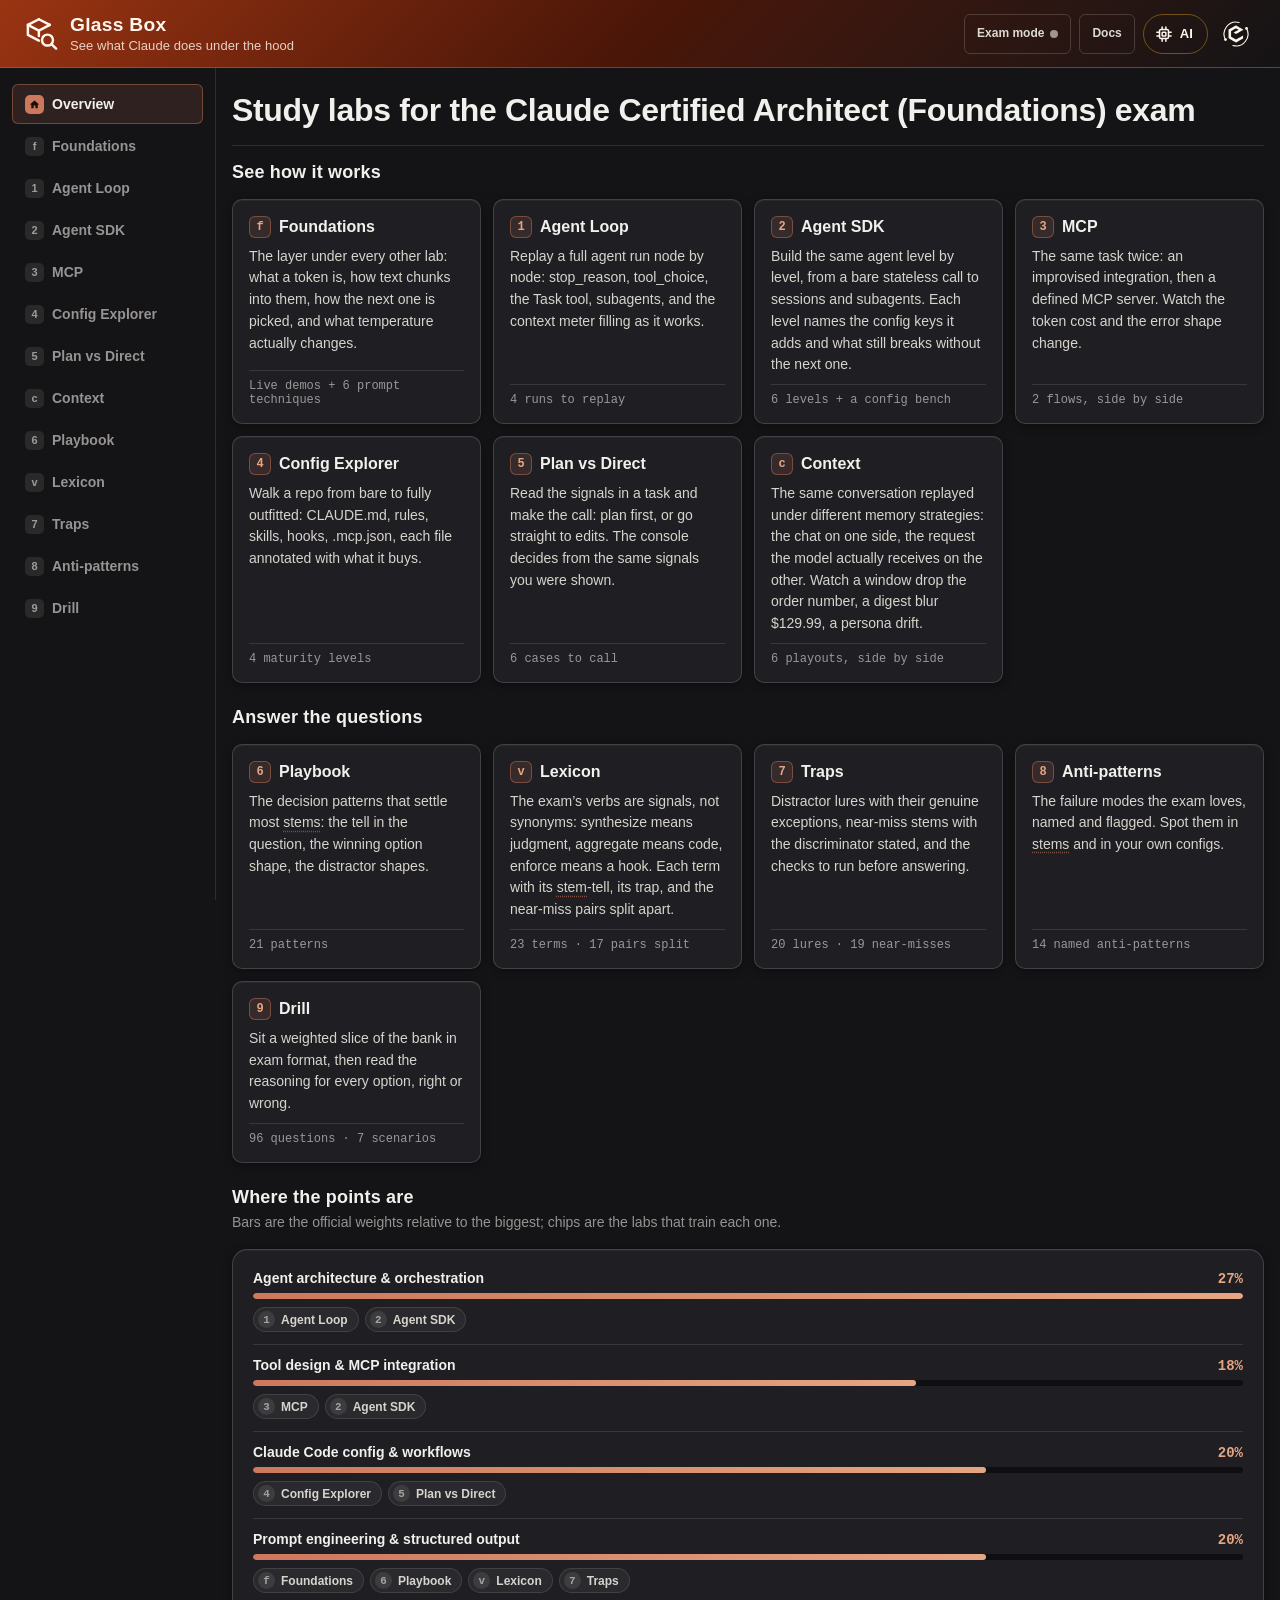
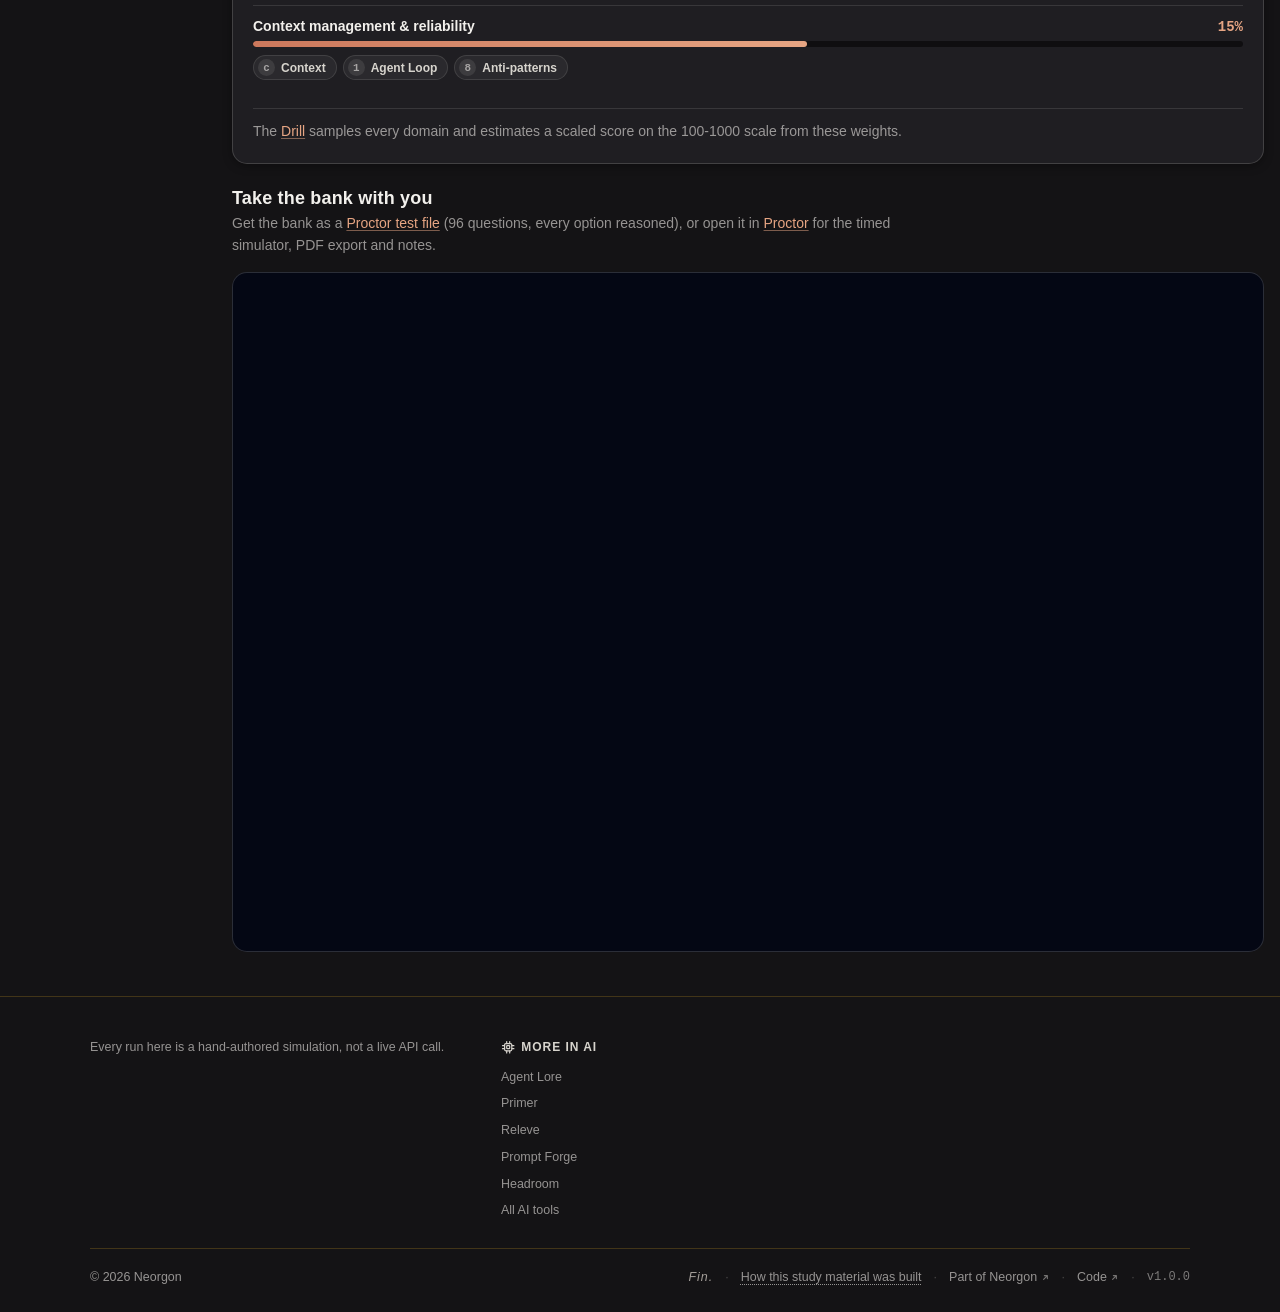
<file: index.html>
<!DOCTYPE html>
<html lang="en">
<head>
  <meta charset="UTF-8">
  <meta name="viewport" content="width=device-width, initial-scale=1.0">
  <link rel="icon" type="image/svg+xml" href="/favicon.svg">
  <link rel="icon" type="image/x-icon" href="/favicon.ico" sizes="16x16 32x32 48x48">
  <link rel="apple-touch-icon" sizes="180x180" href="/apple-touch-icon.png">
  <meta name="apple-mobile-web-app-title" content="Glass Box">
  <link rel="manifest" href="/site.webmanifest">
  <meta name="neo-mark" content="on">
  <title>Glass Box | Claude Under the Hood</title>
  <meta name="description" content="Study labs for the Claude Certified Architect - Foundations exam: tokens and temperature from scratch, a level-by-level Agent SDK build, clickable agent runs, an answer playbook, the traps, and scored practice questions">
  <meta property="og:title" content="Glass Box | Claude Under the Hood">
  <meta property="og:description" content="Study labs for the Claude Certified Architect - Foundations exam: agent runs you can click through, an answer playbook, the traps, and scored practice questions">
  <meta property="og:type" content="website">
  <meta property="og:url" content="https://glassbox.neorgon.com/">
  <meta property="og:site_name" content="Neorgon">
  <meta name="twitter:card" content="summary_large_image">
  <meta name="twitter:title" content="Glass Box | Claude Under the Hood">
  <meta name="twitter:description" content="See what Claude does under the hood, then drill exam questions with the reasoning for every option">
  <meta name="robots" content="index, follow">
  <link rel="canonical" href="https://glassbox.neorgon.com/">
  <meta property="og:locale" content="en_US">
  <meta name="theme-color" content="#151210">
  <meta property="og:image" content="https://glassbox.neorgon.com/og-preview.jpg">
  <meta property="og:image:width" content="1200">
  <meta property="og:image:height" content="630">
  <meta name="twitter:image" content="https://glassbox.neorgon.com/og-preview.jpg">
  <link rel="stylesheet" href="css/style.css">
  <script>(function(){var m=location.search.match(/[?&]theme=([\w-]+)/)||document.cookie.match(/(?:^|;\s*)neo_theme=([\w-]+)/);if(m&&m[1]!=='default')document.documentElement.dataset.theme=decodeURIComponent(m[1]);})();</script>
  <link rel="stylesheet" href="css/neorgon-header.css">
  <link rel="stylesheet" href="css/neorgon-themes.css">
  <link rel="stylesheet" href="https://cdn.neorgon.org/v1.0.0/header/season.css">
  <script defer src="js/neorgon-header.js"></script>
  <link rel="stylesheet" href="css/neorgon-footer.css">
  <script defer src="js/neorgon-footer.js"></script>
  <meta name="neo-repo" content="https://github.com/energon-a-secas/glassbox-site">
  <meta name="neo-version" content="v1.0.0">
  <meta name="neo-updated" content="updated Aug 2026">
  <meta name="neo-category" content="ai">
  <script type="application/ld+json">
  {
    "@context": "https://schema.org",
    "@type": "WebApplication",
    "name": "Glass Box",
    "description": "Interactive study labs for the Claude Certified Architect - Foundations exam: tokenization, next-token prediction and temperature built from scratch, a level-by-level Claude Agent SDK build (AgentDefinition, hooks, Task subagents, sessions) with an interactive config bench, agent loops in both practice and theory (hub-and-spoke, isolated context, the built-in tools), MCP servers with transports and code, Claude Code config, planning mode and the context stores a fact can live in, plus an answer playbook, a distractor-trap catalogue, and a bank of scored practice questions.",
    "educationalUse": "Exam preparation",
    "teaches": "Tokenization and sampling, Claude Agent SDK, the agentic loop and hub-and-spoke orchestration, Model Context Protocol, Claude Code configuration, prompt engineering, context management",
    "url": "https://glassbox.neorgon.com/",
    "applicationCategory": "EducationalApplication",
    "operatingSystem": "Any",
    "offers": { "@type": "Offer", "price": "0", "priceCurrency": "USD" },
    "author": { "@type": "Organization", "name": "Neorgon", "url": "https://neorgon.com/" }
  }
  </script>
</head>
<body>

  <a class="skip-link" href="#main">Skip to content</a>

  <header class="header-bar" data-header-mode="content" data-header-skin="ember">
    <div class="header-logo">
      <a href="./" class="header-title-link">
        <img src="https://cdn.neorgon.org/v1.0.0/energon-classic-logo.png" class="header-logo-img" alt="">
        <div class="header-title-wrap">
        <h1>Glass Box</h1>
        <div class="header-subtitle">See what Claude does under the hood</div>
      
        </div>
      </a>
    </div>

    <div class="header-right">
      <div class="header-actions">
        <button class="btn btn--ghost btn--sm exam-toggle" id="examToggle" data-keep-mobile aria-pressed="false" title="Surface the exact terms the certification uses">
          Exam mode <span class="exam-dot" aria-hidden="true"></span>
        </button>
        <a class="btn btn--ghost btn--sm" href="https://code.claude.com/docs/en/overview" target="_blank" rel="noopener noreferrer">Docs</a>
      </div>
      <a class="header-home" href="https://neorgon.com/" title="neorgon.com" aria-label="Neorgon home">
        <svg class="nh-hub-icon" viewBox="0 0 24 24" fill="none" xmlns="http://www.w3.org/2000/svg" aria-hidden="true">
          <path d="M12 4.4 18.58 8.2 18.58 15.8 12 19.6 5.42 15.8 5.42 8.2Z" fill="currentColor" stroke="none"/>
          <g class="nh-orbit">
            <path d="M2.47 17.50 A11.0 11.0 0 0 1 14.85 1.37" fill="none" stroke="currentColor" stroke-width="1.05" stroke-linecap="round"/>
            <path d="M21.53 6.50 A11.0 11.0 0 0 1 9.15 22.63" fill="none" stroke="currentColor" stroke-width="1.05" stroke-linecap="round"/>
            <circle cx="21.71" cy="6.84" r="1.25" fill="currentColor"/>
            <circle cx="2.29" cy="17.16" r="1.25" fill="currentColor"/>
          </g>
        </svg>
      </a>
    </div>
  </header>

  <!-- Shell: on wide screens the lab nav becomes a sticky side menu (see
       style.css .shell); on narrow ones it stays a horizontal rail. -->
  <div class="shell">
    <nav class="lab-rail" id="labRail" aria-label="Labs">
      <div class="lab-rail__inner" id="labRailInner"><!-- built by render.js --></div>
    </nav>

    <main id="main">
      <div class="lab-mount" id="labMount"><!-- active lab mounts here --></div>
    </main>
  </div>

  <!-- Floating tooltip for glossary terms (data-tip) -->
  <div class="tip" id="tip" role="tooltip" hidden></div>

  <!-- Node inspector drawer (agent loop lab) -->
  <div class="inspector" id="inspector" hidden aria-hidden="true">
    <div class="inspector__backdrop" data-inspector-close></div>
    <aside class="inspector__panel" role="dialog" aria-modal="true" aria-labelledby="inspectorTitle" tabindex="-1">
      <header class="inspector__header">
        <h2 id="inspectorTitle">Inspector</h2>
        <button class="btn btn--ghost btn--icon" data-inspector-close aria-label="Close inspector">
          <svg width="20" height="20" viewBox="0 0 24 24" fill="none" stroke="currentColor" stroke-width="2" aria-hidden="true"><path d="M18 6L6 18M6 6l12 12"/></svg>
        </button>
      </header>
      <div class="inspector__body" id="inspectorBody"></div>
    </aside>
  </div>

  <footer class="neo-footer" data-footer-mode="content">
    Every run here is a hand-authored simulation, not a live API call.
    <template data-neo-disclaimer data-label="How this study material was built" data-title="How this study material was built">
      <p>Every run in the how-it-works labs is a <strong>hand-authored simulation</strong>, not a live API call. Nothing here talks to a model; the point is to make the mechanism inspectable, not to demo it.</p>
      <p>Built as study fuel for the Claude Certified Architect (Foundations) exam. Drill questions follow the official study guide&rsquo;s practice test. The two exam scenarios the guide lists but never exercises (Structured Data Extraction and Developer Productivity Tools) are written here from its theory chapters and are marked as such where they appear.</p>
      <p>Scores are a domain-weighted estimate on the published 100&ndash;1000 scale, <strong>not an official conversion</strong>. Treat them as a study signal, not a prediction.</p>
    </template>
    <!-- neo-fleet:more -->
    <nav class="neo-more" aria-label="More in AI" data-category="ai" data-label-en="AI" data-label-es="IA">
      <span class="neo-more__label" aria-hidden="true"><svg class="neo-more__icon" viewBox="0 0 24 24" width="16" height="16" fill="none" stroke="currentColor" stroke-width="2" stroke-linecap="round" stroke-linejoin="round" aria-hidden="true" focusable="false"><rect x="6" y="6" width="12" height="12" rx="2"/><rect x="9.5" y="9.5" width="5" height="5" rx="1"/><path d="M9.5 2.5V6M14.5 2.5V6M9.5 18v3.5M14.5 18v3.5M2.5 9.5H6M2.5 14.5H6M18 9.5h3.5M18 14.5h3.5"/></svg><span class="neo-more__title">More in AI</span></span>
      <ul class="neo-more__list">
        <li><a href="https://agentlore.neorgon.com/">Agent Lore</a></li>
        <li><a href="https://primer.neorgon.com/">Primer</a></li>
        <li><a href="https://releve.neorgon.com/">Releve</a></li>
        <li><a href="https://promptforge.neorgon.com/">Prompt Forge</a></li>
        <li><a href="https://headroom.neorgon.com/">Headroom</a></li>
        <li><a class="neo-more__all" href="https://neorgon.com/ai/">All AI tools</a></li>
      </ul>
    </nav>
    <!-- /neo-fleet:more -->
  </footer>

  <script type="module" src="js/app.js"></script>
</body>
</html>
</file>
<file: css/style.css>
/* ── Reset & base ──────────────────────────────────────────── */
*, *::before, *::after { margin: 0; padding: 0; box-sizing: border-box; }

/*
 * ── Design tokens ─────────────────────────────────────────────
 *
 *  Neutral charcoal, clay signal ("Anthropic dark room", de-rusted)
 *  bg:                 #141315   well (recessed): #0f0e10   panel (raised): #1f1e22
 *  clay accent:        #cc785c   bright: #e6a583
 *  support hues:       gold #d9a441 · sage #9cba7f · teal #2dd4bf
 *                      rose #e05a6b · violet #a78bfa
 *  text primary:       #f2f0ec (soft ivory)
 *  text secondary:     #d7d4cd
 *  text muted:         rgba(ink,.60)
 *  header:             ember skin (kit), gradient end re-pointed at --bg
 *
 *  Typography scale (rem)
 *  --text-2xs: 0.6875 --text-xs: 0.75    --text-sm: 0.875   --text-base: 1
 *  --text-lg: 1.125   --text-xl: 1.25    --text-2xl: 1.5
 *  --text-code: 0.85 (code samples)   --text-mono-sm: 0.8 (dense logs)
 *  --measure: 66ch (prose)   --measure-tight: 54ch (captions, columns)
 *  font stack: 'Avenir Next', -apple-system, BlinkMacSystemFont,
 *              'Segoe UI', Roboto, Oxygen, Ubuntu, Cantarell, sans-serif
 *
 *  Spacing scale (4px grid)
 *  --space-1: 4px   --space-2: 8px   --space-3: 12px   --space-4: 16px
 *  --space-5: 20px  --space-6: 24px  --space-8: 32px   --space-10: 40px
 *
 *  Radii
 *  --radius-sm: 6px   --radius: 10px   --radius-lg: 15px
 *
 *  Easing
 *  --ease-snap: cubic-bezier(0.34, 1.56, 0.64, 1)  (spring/overshoot)
 *  --dur-fast: 120ms   --dur: 200ms
 *
 *  UI primitives
 *  --control-height: 44px   (touch minimum)
 *  --control-height-sm: 36px
 *  --z-sticky-header: 200   --z-modal: 400   --z-toast: 500
 */

:root {
  /* Neutral charcoal with a whisper of warmth. The first palette ran warm
     brown surfaces end to end (bg #151210, panel #241b15) and long reading
     sessions felt like "text on rusty metal": every border and wash inherited
     the brown through rgba(var(--ink), …). The neutrals are now near-neutral,
     so clay #cc785c reads as the *accent* again instead of the wall colour.
     The site keeps Claude's temperature in the signal hue, not in the room.
     Elevation: --well sits BELOW the page (code, logs, canvas); --panel
     sits ABOVE it (graph nodes, inspector, flipped cards). */
  --ink: 236, 234, 230;
  --bg: #141315;
  --well: #0f0e10;
  /* Raised surfaces earn a real luminance step: too close to --bg and cards
     dissolve into the page; the border tiers (.12/.17/.26) are tuned to this
     step, not to the hue. */
  --panel: #1f1e22;
  --surface-1: rgba(var(--ink),.055);
  --surface-2: rgba(var(--ink),.10);
  --surface-toast: #27262b;
  --border-subtle: rgba(var(--ink),.12);
  --border: rgba(var(--ink),.17);
  --border-strong: rgba(var(--ink),.26);
  --text-primary: #f2f0ec;
  --text-secondary: #d7d4cd;
  /* .60 ≈ 6.4:1 on --bg. Muted text is almost always 11-14px here, so it
     needs headroom over the 4.5:1 floor, but past ~.62 it starts
     competing with --text-secondary and the three-tier system flattens. */
  --text-muted: rgba(var(--ink),.60);
  /* Glass Box brand: Anthropic clay */
  --accent: #cc785c;
  --accent-bright: #e6a583;
  --clay: #cc785c;
  --clay-soft: rgba(204,120,92,.14);
  --violet: #a78bfa;
  --teal: #2dd4bf;
  --amber: #d9a441;
  --rose: #e05a6b;
  --green: #9cba7f;
  /* Semantic tints. These name the rgba() pairs the labs were already using
     ad hoc, so a verdict colour is declared once and reused: --*-soft is the
     fill, --*-line the border, --*-glow a focus/emphasis ring. */
  --clay-line: rgba(204,120,92,.45);
  --teal-soft: rgba(45,212,191,.10);   --teal-line: rgba(45,212,191,.40);
  --green-soft: rgba(156,186,127,.12);  --green-line: rgba(156,186,127,.42);
  --rose-soft: rgba(224,90,107,.10);   --rose-line: rgba(224,90,107,.42);
  --amber-soft: rgba(217,164,65,.12);  --amber-line: rgba(217,164,65,.42);
  --violet-soft: rgba(167,139,250,.12); --violet-line: rgba(167,139,250,.40);
  /* Text-on-tint variants. --rose and --violet clear AA against the page bg
     but land at 4.2-4.5:1 once the same hue tints the surface underneath
     (verdict pills, "your pick" rows, scenario tags). These two are the
     lightened steps that keep small bold labels >= 4.5:1 on their own soft
     fill. Only use them for text sitting ON --rose-soft / --violet-soft;
     borders and fills keep the base hue. */
  --rose-text: #f2a7b1;
  --violet-text: #c4b5fd;
  --mono: ui-monospace, SFMono-Regular, Menlo, Monaco, Consolas, "Liberation Mono", monospace;
  --danger: #e11d48;
  --danger-hover: #f43f5e;
  --font: 'Avenir Next', -apple-system, BlinkMacSystemFont, 'Segoe UI', Roboto, Oxygen, Ubuntu, Cantarell, sans-serif;
  /* --text-2xs is the floor for micro-labels (log kinds, rank chips). Study
     material is read in long sittings; nothing below 11px earns its place. */
  --text-2xs: 0.6875rem;
  --text-xs: 0.75rem; --text-sm: 0.875rem; --text-base: 1rem;
  --text-lg: 1.125rem; --text-xl: 1.25rem; --text-2xl: 1.5rem;
  /* Two mono tiers, replacing the ad-hoc .74/.78/.8/.82/.84rem spread:
     --text-code for code samples, --text-mono-sm for dense logs and
     inline bad-example blocks. */
  --text-code: 0.85rem;
  --text-mono-sm: 0.8rem;
  /* Reading measures. Labs are up to 1180px wide, so copy still never runs
     the full width, but 66ch left a lead paragraph as a narrow tower with
     half the row empty beside it. --measure-lead is the wide step for the
     paragraph that opens a lab or a section (the one the reader lands on);
     --measure stays the step for captions and notes inside cards, where the
     card is usually narrower than either number anyway. */
  --measure-lead: 96ch;
  --measure: 72ch;
  --measure-tight: 54ch;
  --space-1: 4px; --space-2: 8px; --space-3: 12px; --space-4: 16px;
  --space-5: 20px; --space-6: 24px; --space-8: 32px; --space-10: 40px;
  --radius-sm: 6px; --radius: 10px; --radius-lg: 15px;
  --ease-snap: cubic-bezier(0.34, 1.56, 0.64, 1);
  --dur-fast: 120ms; --dur: 200ms;
  --control-height: 44px;
  --control-height-sm: 36px;
  --shadow-card: 0 12px 28px rgba(0, 0, 0, 0.5);
  --shadow-modal: 0 24px 48px rgba(0, 0, 0, 0.6);
  /* Resting elevation for raised cards: a 1px ivory rim light on the top
     edge plus a soft ambient drop, so panels separate from the page even
     where the border alone is quiet. */
  --shadow-raised: inset 0 1px 0 rgba(var(--ink),.05), 0 2px 10px rgba(0, 0, 0, .35);
  --z-sticky-header: 200;
  --z-modal: 400;
  --z-toast: 500;
}

html {
  height: 100%;
  /* Two sticky bars stack at the top (header kit + .lab-rail). Anchor jumps
     and the skip link must clear both. --header-h is read from the header
     kit; never redefined here. */
  scroll-padding-top: calc(var(--header-h, 68px) + 58px);
}
body {
  font-family: var(--font);
  background: var(--bg);
  min-height: 100%;
  color: var(--text-primary);
  display: flex; flex-direction: column;
}

body.modal-open {
  overflow: hidden;
}

main#main {
  flex: 1;
  display: flex;
  flex-direction: column;
  min-height: 0;
  width: 100%;
}

/* ── Layout ────────────────────────────────────────────────── */
/*
 * GOTCHA: body { display:flex; flex-direction:column } + margin: 0 auto
 * on a child collapses its width, so always pair with width: 100%.
 *
 * GOTCHA: External images (YouTube ggpht, Gravatar, etc.) may block loading
 * when the Referer header points to localhost or an unknown origin. Fix:
 * 1. Add <meta name="referrer" content="no-referrer"> in <head> (global)
 * 2. Or add referrerpolicy="no-referrer" on each <img> tag
 */
.container {
  max-width: 900px;
  width: 100%;
  margin: 0 auto;
  padding: var(--space-6);
  flex: 1;
}

/* Vertical rhythm: use inside .container or nested regions */
.stack {
  display: flex;
  flex-direction: column;
  gap: var(--space-6);
}
.stack--tight { gap: var(--space-4); }
.stack--loose { gap: var(--space-8); }

/* Page section: title row + body (replaces “card everything” for grouping) */
.section {
  display: flex;
  flex-direction: column;
  gap: var(--space-4);
}
.section__header {
  display: flex;
  flex-wrap: wrap;
  align-items: flex-end;
  justify-content: space-between;
  gap: var(--space-4);
}
.section__titles {
  display: flex;
  flex-direction: column;
  gap: var(--space-1);
  min-width: 0;
}
.section__title {
  font-size: var(--text-xl);
  font-weight: 600;
  letter-spacing: 0.02em;
  color: var(--text-primary);
}
.section__lead {
  font-size: var(--text-sm);
  color: var(--text-muted);
  line-height: 1.45;
  max-width: 52ch;
}
.section__lead code {
  font-family: ui-monospace, SFMono-Regular, Menlo, Monaco, Consolas, "Liberation Mono", monospace;
  font-size: 0.92em;
  color: var(--text-secondary);
}
.stack > .card { margin-bottom: 0; }
.toolbar {
  display: flex;
  flex-wrap: wrap;
  align-items: center;
  gap: var(--space-2);
}

/* ── Header ────────────────────────────────────────────────────
 * Owned by the Neorgon Header Kit (css/neorgon-header.css, canonical
 * source: packages/neorgon-ui/header/). Do NOT style .header-bar,
 * .header-logo*, .header-title-link, .header-subtitle, .header-right,
 * .header-actions, or .header-home here. Auth styles (.auth-*) stay
 * site-owned below.
 *
 * One sanctioned exception: skin token overrides. Ember's --header-bg-end
 * assumes the fleet navy page (#040714); on this charcoal page that
 * end-stop reads as a cold seam. Re-point it at --bg so the gradient
 * dissolves into the page. The kit's skin rule is (0,3,1) and this sheet
 * loads BEFORE the kit, so the selector needs (0,3,2) to win. The
 * html:not([data-theme]) guard keeps visitor themes ahead of the skin.
 */
html:not([data-theme]) body .header-bar[data-header-skin="ember"] {
  --header-bg-end: var(--bg);
}
nav {
  display: flex;
  align-items: center;
  gap: var(--space-2);
}

/* ── Buttons (canonical) ─────────────────────────────────────
 * Use .btn + a variant. Aliases: .nav-link = toolbar ghost; .auth-* map below.
 */
.btn {
  display: inline-flex;
  align-items: center;
  justify-content: center;
  gap: var(--space-2);
  min-height: var(--control-height);
  padding: 0 var(--space-4);
  border-radius: var(--radius-sm);
  font-family: inherit;
  font-size: var(--text-sm);
  font-weight: 600;
  line-height: 1.2;
  text-decoration: none;
  cursor: pointer;
  border: 1px solid transparent;
  background: transparent;
  color: var(--text-primary);
  transition:
    background-color var(--dur),
    color var(--dur),
    border-color var(--dur),
    box-shadow var(--dur),
    transform var(--dur-fast);
  -webkit-tap-highlight-color: transparent;
}
.btn:disabled,
.btn[aria-disabled="true"] {
  opacity: 0.45;
  cursor: not-allowed;
  pointer-events: none;
}
.btn--sm {
  min-height: var(--control-height-sm);
  padding: 0 var(--space-3);
  font-size: var(--text-xs);
}
.btn--block { width: 100%; }
.btn--icon {
  min-width: var(--control-height);
  padding: 0;
}
.btn--primary {
  background: var(--accent);
  color: #1a0e08; /* dark umber on clay: #fff was 3.4:1, AA fail */
  border-color: transparent;
}
.btn--primary:hover { background: var(--accent-bright); }
.btn--secondary {
  background: var(--surface-2);
  color: var(--text-primary);
  border-color: var(--border-strong);
}
.btn--secondary:hover {
  background: rgba(var(--ink),0.1);
}
.btn--ghost {
  background: transparent;
  color: rgba(var(--ink),0.92);
  border-color: rgba(var(--ink),0.18);
}
.btn--ghost:hover {
  background: rgba(var(--ink),0.1);
  color: var(--text-primary);
}
.btn--danger {
  background: var(--danger);
  color: #fff; /* stays white: 4.7:1 on crimson passes AA */
  border-color: transparent;
}
.btn--danger:hover { background: var(--danger-hover); }

/* Toolbar ghost (header nav): same as .btn.btn--ghost.btn--sm */
.nav-link {
  display: inline-flex;
  align-items: center;
  justify-content: center;
  min-height: var(--control-height);
  padding: 0 var(--space-3);
  border: 1px solid rgba(var(--ink),0.18);
  border-radius: var(--radius-sm);
  background: transparent;
  color: rgba(var(--ink),0.92);
  cursor: pointer;
  font-family: inherit;
  font-size: var(--text-sm);
  font-weight: 600;
  transition: background-color var(--dur), color var(--dur), border-color var(--dur);
}
.nav-link:hover {
  background: rgba(var(--ink),0.1);
  color: var(--text-primary);
}

.auth-toggle {
  display: flex;
  align-items: center;
  justify-content: center;
  min-width: var(--control-height);
  min-height: var(--control-height);
  padding: 0;
  border: 1px solid rgba(var(--ink),0.18);
  border-radius: var(--radius-sm);
  background: transparent;
  color: rgba(var(--ink),0.92);
  cursor: pointer;
  font-family: inherit;
  transition: background-color var(--dur), color var(--dur), border-color var(--dur);
}
.auth-toggle:hover {
  background: rgba(var(--ink),0.1);
  color: var(--text-primary);
}
.auth-toggle svg {
  width: 22px;
  height: 22px;
  flex-shrink: 0;
  display: block;
}
.auth-toggle.logged-in { color: var(--accent); }
.auth-toggle.logged-in svg circle:nth-of-type(2) {
  fill: currentColor;
  stroke: none;
}

/* ── Sheet (inline panel under header), not a modal ─────────
 * Use for auth, filters, compact forms. No backdrop; page scrolls.
 * For blocking overlays use .modal below.
 */
.auth-panel {
  background: rgba(var(--ink),0.02);
  border-bottom: 1px solid var(--border-subtle);
  max-height: 0;
  overflow: hidden;
  transition: max-height 0.3s ease-out;
}
.auth-panel.open { max-height: 300px; }
.auth-panel-inner {
  padding: var(--space-6);
  max-width: 400px;
  margin: 0 auto;
}
.auth-tabs {
  display: flex;
  gap: var(--space-2);
  margin-bottom: var(--space-4);
}
.auth-tab {
  flex: 1;
  min-height: var(--control-height-sm);
  padding: 0 var(--space-4);
  border: 1px solid var(--border);
  border-radius: var(--radius-sm);
  background: transparent;
  color: var(--text-muted);
  cursor: pointer;
  font-family: inherit;
  font-size: var(--text-sm);
  font-weight: 600;
  transition: background-color var(--dur), color var(--dur), border-color var(--dur);
}
.auth-tab.active {
  background: var(--surface-2);
  color: var(--text-primary);
  border-color: var(--border-strong);
}
.auth-form input {
  width: 100%;
  padding: var(--space-3) var(--space-4);
  margin-bottom: var(--space-3);
  border: 1px solid var(--border);
  border-radius: var(--radius-sm);
  background: var(--surface-1);
  color: var(--text-primary);
  font-size: var(--text-sm);
  font-family: inherit;
}
.auth-submit {
  width: 100%;
  min-height: var(--control-height);
  padding: 0 var(--space-4);
  border: none;
  border-radius: var(--radius-sm);
  background: var(--accent);
  color: var(--text-primary);
  font-family: inherit;
  font-weight: 600;
  font-size: var(--text-sm);
  cursor: pointer;
  transition: background-color var(--dur);
}
.auth-submit:hover { background: var(--accent-bright); }
#authUser {
  display: flex;
  align-items: center;
  justify-content: space-between;
  gap: var(--space-4);
}
.auth-username {
  color: var(--text-primary);
  font-weight: 600;
}
.auth-logout {
  min-height: var(--control-height-sm);
  padding: 0 var(--space-3);
  border: 1px solid var(--border);
  border-radius: var(--radius-sm);
  background: transparent;
  color: var(--text-muted);
  cursor: pointer;
  font-family: inherit;
  font-size: var(--text-sm);
  font-weight: 600;
  transition: background-color var(--dur), color var(--dur), border-color var(--dur);
}
.auth-logout:hover {
  background: var(--surface-2);
  color: var(--text-primary);
}
.auth-divider {
  height: 1px;
  background: var(--border-subtle);
}

/* ── Modal (blocking overlay) ──────────────────────────────── */
.modal[hidden] {
  display: none !important;
}
.modal {
  position: fixed;
  inset: 0;
  z-index: var(--z-modal);
  display: flex;
  align-items: center;
  justify-content: center;
  padding: var(--space-4);
}
.modal__backdrop {
  position: absolute;
  inset: 0;
  background: rgba(4,2,1, 0.72);
  backdrop-filter: blur(4px);
}
.modal__dialog {
  position: relative;
  z-index: 1;
  display: flex;
  flex-direction: column;
  width: min(100%, 440px);
  max-height: min(88vh, 560px);
  overflow: hidden;
  background: var(--surface-1);
  border: 1px solid var(--border-strong);
  border-radius: var(--radius-lg);
  box-shadow: var(--shadow-modal);
}
.modal__header {
  display: flex;
  align-items: center;
  justify-content: space-between;
  gap: var(--space-4);
  padding: var(--space-4) var(--space-6);
  border-bottom: 1px solid var(--border-subtle);
}
.modal__header h2 {
  font-size: var(--text-lg);
  font-weight: 600;
  color: var(--text-primary);
}
.modal__body {
  padding: var(--space-6);
  overflow: auto;
  font-size: var(--text-sm);
  color: var(--text-secondary);
  line-height: 1.55;
}
.modal__body code {
  font-family: ui-monospace, SFMono-Regular, Menlo, Monaco, Consolas, "Liberation Mono", monospace;
  font-size: 0.9em;
  color: var(--text-primary);
}
.modal__footer {
  display: flex;
  flex-wrap: wrap;
  justify-content: flex-end;
  gap: var(--space-2);
  padding: var(--space-4) var(--space-6);
  border-top: 1px solid var(--border-subtle);
}

/* ── Card ──────────────────────────────────────────────────── */
/*
 * GOTCHA: backdrop-filter creates a stacking context, so dropdowns inside
 * a card can be clipped by a later card's stacking context. Fix by adding
 * position: relative; z-index: 10 to the card that owns the open dropdown.
 *
 * Default: static surface (no hover lift, which avoids generic “dashboard demo”).
 * Use .card--interactive for raised hover + entrance motion.
 *
 * GOTCHA: a <button> or <a> used AS a card does not inherit body text color:
 * buttons default to canvas text (near-black), rendering invisible on the dark
 * bg. When a card is an interactive element, set color: var(--text-primary)
 * and font-family: var(--font) explicitly on it.
 */
.card {
  background: var(--surface-1);
  border: 1px solid var(--border);
  border-radius: var(--radius-lg);
  padding: var(--space-6);
  margin-bottom: var(--space-6);
  backdrop-filter: blur(10px);
  transition: border-color var(--dur), box-shadow var(--dur);
}
.card:hover {
  border-color: var(--border-strong);
  box-shadow: 0 8px 20px rgba(8,4,2, 0.45);
}
.card--interactive {
  transition:
    transform var(--dur) ease-out,
    box-shadow var(--dur) ease-out,
    border-color var(--dur);
  animation: fadeIn 0.35s ease-out both;
}
.card--interactive:hover {
  transform: translateY(-3px);
  box-shadow: var(--shadow-card);
  border-color: var(--border-strong);
}
.card--enter {
  animation: fadeIn 0.35s ease-out both;
}
.card--flat:hover {
  box-shadow: none;
}

/* ── Button press feedback ─────────────────────────────────── */
button:active,
.btn:active,
.nav-link:active,
.auth-toggle:active,
.auth-tab:active,
.auth-submit:active,
.auth-logout:active {
  transform: scale(0.98);
  transition-duration: var(--dur-fast);
}

@keyframes fadeIn {
  from { opacity: 0; transform: translateY(6px); }
  to   { opacity: 1; transform: translateY(0); }
}

/* ── Skeleton loading ──────────────────────────────────────── */
@keyframes shimmer { to { background-position: -200% 0; } }
.skeleton {
  background: linear-gradient(90deg, var(--surface-1) 25%, var(--surface-2) 50%, var(--surface-1) 75%);
  background-size: 200% 100%;
  animation: shimmer 1.5s ease-in-out infinite;
  border-radius: var(--radius);
}

/* ── Toast ─────────────────────────────────────────────────── */
.toast {
  position: fixed;
  bottom: var(--space-6);
  right: var(--space-6);
  z-index: var(--z-toast);
  max-width: min(360px, calc(100vw - var(--space-8)));
  background: var(--surface-toast);
  border: 1px solid var(--border);
  border-radius: var(--radius);
  padding: var(--space-3) var(--space-4);
  font-size: var(--text-sm);
  color: var(--text-primary);
  box-shadow: var(--shadow-card);
  pointer-events: none;
  transform: translateY(8px);
  opacity: 0;
  transition: opacity 0.2s ease-out, transform 0.2s ease-out;
}
.toast.visible {
  opacity: 1;
  transform: translateY(0);
}

/* ── Footer ────────────────────────────────────────────────────
   Owned by the Neorgon Footer Kit (css/neorgon-footer.css).
   Don't add .neo-footer rules here; edit packages/neorgon-ui/footer/
   and re-run sync-footer.sh. */

/* ── Focus styles ────────────────────────────────────────────
 * One ring, everywhere. Keyboard nav is a first-class path on this site
 * (digits switch labs, Esc closes the inspector, the drill is answerable
 * without a mouse) so every interactive surface must show the same ring.
 *
 * :focus-visible only, because a mouse click on a .chip / .opt / .lab-tab should
 * not leave a ring behind. Elements inside a scroll container or with a
 * flush edge get a negative offset below so the ring is never clipped.
 */
:focus-visible {
  outline: 2px solid var(--accent-bright);
  outline-offset: 2px;
}
/* Scroll containers clip an outward offset; draw the ring inside instead. */
.lab-tab:focus-visible,
.seg:focus-visible,
.tree-file:focus-visible,
.code-copy:focus-visible {
  outline-offset: -2px;
}
/* Full-bleed pressable surfaces read better with the ring hugging the edge. */
.ap-card:focus-visible,
.case:focus-visible,
.opt:focus-visible,
.pat__head:focus-visible,
.gnode:focus-visible {
  outline-offset: 1px;
}

/* ── Skip link ─────────────────────────────────────────────── */
.skip-link {
  position: absolute;
  top: -100%;
  left: var(--space-4);
  z-index: 1000;
  padding: var(--space-2) var(--space-4);
  background: var(--accent-bright);
  color: #000;
  font-weight: 600;
  font-size: var(--text-sm);
  border-radius: 0 0 var(--radius-sm) var(--radius-sm);
  text-decoration: none;
  transition: top var(--dur);
}
.skip-link:focus { top: 0; }

/* ── Reduced motion ────────────────────────────────────────── */
@media (prefers-reduced-motion: reduce) {
  *, *::before, *::after {
    animation-duration: 0.01ms !important;
    animation-iteration-count: 1 !important;
    transition: none !important;
    /* The lab rail and the drill option list both scroll programmatically. */
    scroll-behavior: auto !important;
  }
  .card--interactive:hover { transform: none; }
  /* The two animated surfaces: the anti-pattern card flip and the inspector
     drawer. Both stay usable as instant state changes, with no residual offset. */
  .ap-card__face { transform: none !important; }
  .inspector__panel { transition: none; }
  .gnode.is-active { animation: none; }
  .edge--active { animation: none; stroke-dasharray: none; }
}

/* ── Responsive ────────────────────────────────────────────── */
@media (max-width: 600px) {
  .container { padding: var(--space-4); }
  .toast {
    left: var(--space-4);
    right: var(--space-4);
    max-width: none;
  }
}

/* ══════════════════════════════════════════════════════════════
   GLASS BOX
   ══════════════════════════════════════════════════════════════ */

/* ── Exam-mode toggle + dot ─────────────────────────────────── */
.exam-toggle { gap: 6px; }
.exam-dot {
  width: 8px; height: 8px; border-radius: 50%;
  background: var(--text-muted);
  transition: background var(--dur), box-shadow var(--dur);
}
.exam-toggle[aria-pressed="true"] .exam-dot {
  background: var(--clay);
  box-shadow: 0 0 8px var(--clay);
}
.exam-toggle[aria-pressed="true"] { border-color: var(--clay); color: var(--text-primary); }
body.exam-mode [data-tip] { text-decoration-color: var(--clay); text-decoration-thickness: 2px; }

/* ── Lab rail (mobile) / side menu (desktop) ──────────────────
 * The base rules below are the NARROW layout: a horizontal sticky strip
 * under the header that scrolls sideways. At >= 1024px the @media block
 * after them turns the same nav into a sticky side menu; with 13 labs a
 * top strip either overflows or shrinks the tabs past recognition, and a
 * sidebar also buys back the vertical space the strip used to take.
 *
 * Base-mode details that still matter:
 *
 * 1. It sits UNDER the sticky header, not behind it. The base `nav` rule
 *    made .lab-rail a flex container, which turned `margin: 0 auto` on the
 *    inner into flex auto-margins, so the rail centred itself instead of
 *    lining up with .lab-mount. display:block restores block centring.
 * 2. Sticky offset is the header's own height, read from the kit. At top:0
 *    the rail parked *behind* the 68px header and was invisible on scroll.
 * 3. It scrolls horizontally on narrow screens. The edge mask fades tabs
 *    that run past the ends; the fade width is <= the inline padding, so at
 *    either scroll extreme it covers only padding and nothing looks cut.
 */
.lab-rail {
  display: block;
  position: sticky; top: var(--header-h, 68px); z-index: 150;
  background: rgba(20, 19, 21, .9);
  backdrop-filter: blur(12px);
  -webkit-backdrop-filter: blur(12px);
  border-bottom: 1px solid var(--border-subtle);
}
.lab-rail__inner {
  --rail-fade: 12px;
  max-width: 1180px; width: 100%; margin: 0 auto;
  display: flex; gap: var(--space-1); padding: 6px var(--space-4);
  overflow-x: auto; overscroll-behavior-x: contain; scrollbar-width: none;
  scroll-behavior: smooth;
  /* so a scrollIntoView() from render.js doesn't tuck a tab under the fade */
  scroll-padding-inline: var(--space-4);
  -webkit-mask-image: linear-gradient(to right, transparent 0, #000 var(--rail-fade), #000 calc(100% - var(--rail-fade)), transparent 100%);
  mask-image: linear-gradient(to right, transparent 0, #000 var(--rail-fade), #000 calc(100% - var(--rail-fade)), transparent 100%);
}
.lab-rail__inner::-webkit-scrollbar { display: none; }
.lab-tab {
  display: inline-flex; align-items: center; gap: var(--space-2);
  flex-shrink: 0;
  /* 44px touch minimum; rail total = 44 + 2×6px padding + 1px border
     = 57px, inside the 58px the scroll-padding-top already allows. */
  min-height: var(--control-height);
  padding: var(--space-2) var(--space-3); border-radius: var(--radius-sm);
  background: transparent; border: 1px solid transparent;
  color: var(--text-muted); cursor: pointer;
  font-family: inherit; font-size: var(--text-sm); font-weight: 600;
  white-space: nowrap;
  transition: background-color var(--dur), color var(--dur), border-color var(--dur);
}
.lab-tab:hover { background: var(--surface-1); color: var(--text-primary); }
/* Active has to beat hover at a glance: filled pill + full-strength border +
   an inverted number chip. Hover only lifts the text and the surface. */
.lab-tab.is-active {
  background: var(--clay-soft); color: var(--text-primary); border-color: var(--clay-line);
}
.lab-tab.is-active:hover { background: rgba(204,120,92,.2); }
.lab-tab__num {
  display: grid; place-items: center;
  width: 19px; height: 19px; border-radius: 5px; flex-shrink: 0;
  background: var(--surface-2); font-size: var(--text-2xs); font-weight: 700;
  color: var(--text-muted);
  font-variant-numeric: tabular-nums;
}
.lab-tab:hover .lab-tab__num { color: var(--text-secondary); }
.lab-tab.is-active .lab-tab__num { background: var(--clay); color: #1a0e08; }

/* ── Side menu (wide screens) ─────────────────────────────────
 * The same <nav>, rotated: a sticky column docked to the left of the lab.
 * .shell becomes a flex row; the rail sticks under the header for the full
 * scroll; the inner list goes vertical with its own overflow. The fade mask
 * and the blur come off, so nothing scrolls sideways and the page background
 * already ends at the rail. scroll-padding shrinks too: only the header
 * stacks above content now, not header + 58px of rail.
 */
@media (min-width: 1024px) {
  html { scroll-padding-top: calc(var(--header-h, 68px) + var(--space-3)); }
  .shell {
    display: flex; align-items: flex-start;
    width: 100%; max-width: 1480px; margin: 0 auto;
  }
  .lab-rail {
    flex: 0 0 216px;
    height: calc(100dvh - var(--header-h, 68px));
    background: transparent;
    backdrop-filter: none; -webkit-backdrop-filter: none;
    border-bottom: 0; border-right: 1px solid var(--border-subtle);
  }
  .lab-rail__inner {
    flex-direction: column; gap: 2px;
    max-width: none; height: 100%;
    padding: var(--space-4) var(--space-3);
    overflow-x: hidden; overflow-y: auto;
    -webkit-mask-image: none; mask-image: none;
  }
  .lab-tab { width: 100%; min-height: 40px; }
  main#main { flex: 1; min-width: 0; }
}

/* ── Rail drill-down: one lab's sections ──────────────────────
 * The same container in a second view (js/rail.js). Section buttons reuse
 * .lab-tab so the sizing, the active pill and both orientations come for
 * free; the number chip becomes a dot, because a digit here would read as
 * a keyboard shortcut and the digits still belong to the labs.
 *
 * These sections need NO scroll-margin-top: `html` already declares
 * scroll-padding-top for the sticky header plus the stacked rail (see the
 * :root block, and its smaller ≥1024px value). The two add up, and a
 * scroll-margin here landed every jump 126px past the heading, and the
 * section tracker in js/rail.js then lit the tab for the previous section
 * because the new one had not reached the line yet.
 */
.rail-back, .rail-drill {
  display: inline-flex; align-items: center; gap: var(--space-1);
  flex-shrink: 0; min-height: var(--control-height);
  padding: var(--space-2) var(--space-3); border-radius: var(--radius-sm);
  background: transparent; border: 1px dashed var(--border-strong);
  color: var(--text-muted); cursor: pointer;
  font-family: inherit; font-size: var(--text-xs); font-weight: 650;
  white-space: nowrap;
  transition: background-color var(--dur), color var(--dur), border-color var(--dur);
}
.rail-back:hover, .rail-drill:hover { background: var(--surface-1); color: var(--text-primary); border-color: var(--clay-line); }
.rail-back svg, .rail-drill svg { width: 13px; height: 13px; flex-shrink: 0; }
.rail-head {
  flex-shrink: 0; align-self: center;
  padding: 0 var(--space-2);
  font-size: var(--text-2xs); font-weight: 700;
  text-transform: uppercase; letter-spacing: .08em;
  color: var(--text-secondary); white-space: nowrap;
}
.lab-tab--sub { font-weight: 550; font-size: var(--text-xs); }
.lab-tab__dot {
  width: 6px; height: 6px; border-radius: 50%; flex-shrink: 0;
  background: var(--border-strong);
  transition: background-color var(--dur), box-shadow var(--dur);
}
.lab-tab--sub:hover .lab-tab__dot { background: var(--text-muted); }
.lab-tab--sub.is-active .lab-tab__dot { background: var(--clay); box-shadow: 0 0 0 3px var(--clay-soft); }

@media (min-width: 1024px) {
  .rail-back { width: 100%; justify-content: flex-start; margin-bottom: var(--space-2); }
  .rail-drill { justify-content: space-between; margin: 2px 0 var(--space-2) var(--space-5); min-height: 30px; }
  .rail-head {
    align-self: stretch; text-align: left;
    padding: 0 var(--space-2) var(--space-2);
    border-bottom: 1px solid var(--border-subtle); margin-bottom: var(--space-2);
  }
  /* The label can be two lines in the column; the strip keeps it on one. */
  .lab-tab--sub { align-items: flex-start; min-height: 34px; padding: var(--space-2); }
  .lab-tab--sub .lab-tab__label { white-space: normal; line-height: 1.35; text-align: left; }
  .lab-tab__dot { margin-top: 5px; }
}

/* ── Lab shell ────────────────────────────────────────────────
 * Every lab is a flex column on the 4px scale: --space-6 between blocks,
 * --space-8 under the masthead. The masthead (.lab__head / __title / __lead)
 * repeats on every lab, so it is defined once here and never per lab.
 */
.lab-mount { max-width: 1180px; width: 100%; margin: 0 auto; padding: var(--space-6) var(--space-4) var(--space-10); }
.lab { display: flex; flex-direction: column; gap: var(--space-6); animation: fadeIn .3s ease-out both; }
.lab__head {
  display: flex; flex-wrap: wrap;
  align-items: flex-start; justify-content: space-between;
  gap: var(--space-4);
  /* One shared rule under every masthead, so the labs read as one instrument
     panel rather than eight unrelated pages. */
  padding-bottom: var(--space-4);
  margin-bottom: calc(var(--space-2) * -1); /* net --space-4 before block 1 */
  border-bottom: 1px solid var(--border-subtle);
}
.lab__head > * { min-width: 0; }
.lab__title {
  font-size: clamp(1.4rem, 3vw, 2rem); font-weight: 700;
  letter-spacing: -.01em; line-height: 1.15;
  text-wrap: balance;
}
.lab__lead {
  font-size: var(--text-base); color: var(--text-secondary);
  line-height: 1.6; max-width: var(--measure-lead); margin-top: var(--space-2);
  text-wrap: pretty;
}
.lab__lead code { font-family: var(--mono); font-size: .9em; color: var(--text-primary); }
/* Optional right-hand slot in the masthead (counts, legends, a control). */
.lab__aside { display: flex; align-items: center; gap: var(--space-2); flex-wrap: wrap; }
.lab-sub { display: flex; flex-direction: column; gap: var(--space-3); padding-top: var(--space-4); border-top: 1px solid var(--border-subtle); }
.lab-sub h3 { font-size: var(--text-lg); font-weight: 650; }
/* Section label used above a group of cards inside a lab. */
.lab-label {
  font-size: var(--text-sm); font-weight: 700;
  text-transform: uppercase; letter-spacing: .07em; color: var(--text-muted);
}
/* Labs toggle whole views with the `hidden` attribute; display rules on
   .drill-run / .q__reveal etc. must not win over it. */
.lab [hidden] { display: none !important; }

/* ── Links inside copy ────────────────────────────────────────
   Nothing styled a bare `a` before this, so every cross-lab link in a
   sentence rendered in the browser default #0000EE, and #551A8B once
   visited: 1.3:1 and 1.9:1 on this background, i.e. the dark purple that
   could not be read. Accent clay clears 7:1, and :visited deliberately
   keeps the same colour: a study page gets revisited constantly, and a
   fading link would hide the navigation exactly for the returning reader.
   Scoped with :not([class]) so the anchors that already have their own
   look (.ov-card, .ov-chip, .q__pattern, .btn) are untouched. */
.lab a:not([class]),
#inspectorBody a:not([class]),
.insp-foot a {
  color: var(--accent-bright);
  text-decoration: underline;
  text-decoration-color: rgba(230,165,131,.5);
  text-decoration-thickness: 1px;
  text-underline-offset: 2px;
  transition: color var(--dur-fast) ease, text-decoration-color var(--dur-fast) ease;
}
.lab a:not([class]):visited,
#inspectorBody a:not([class]):visited,
.insp-foot a:visited { color: var(--accent-bright); }
.lab a:not([class]):hover,
#inspectorBody a:not([class]):hover,
.insp-foot a:hover { color: #f6cdb4; text-decoration-color: currentColor; }
.lab a:not([class]):focus-visible,
#inspectorBody a:not([class]):focus-visible,
.insp-foot a:focus-visible {
  outline: 2px solid var(--accent-bright); outline-offset: 3px;
  border-radius: 2px; text-decoration: none;
}

/* ── data-tip terms ─────────────────────────────────────────── */
[data-tip] {
  text-decoration: underline dotted rgba(204,120,92,.55);
  text-underline-offset: 3px; cursor: help;
}
[data-tip].tip-active { color: var(--text-primary); text-decoration-color: var(--clay); }

/* ── Tooltip ────────────────────────────────────────────────── */
.tip {
  position: absolute; z-index: var(--z-toast);
  max-width: 320px; padding: 12px 14px;
  background: var(--panel); border: 1px solid rgba(204,120,92,.45);
  border-radius: var(--radius); box-shadow: 0 16px 40px rgba(0,0,0,.55);
  font-size: var(--text-sm); line-height: 1.5; color: var(--text-secondary);
  opacity: 0; transform: translateY(4px); transition: opacity .14s, transform .14s;
  pointer-events: none;
}
.tip.visible { opacity: 1; transform: translateY(0); }
.tip__term { display: block; font-weight: 700; color: var(--clay); margin-bottom: 4px; }
.tip__body code { font-family: var(--mono); font-size: .85em; color: var(--text-primary); background: rgba(var(--ink),.08); padding: 1px 4px; border-radius: 4px; }
.tip::after {
  content: ""; position: absolute; left: var(--arrow-x, 50%); width: 10px; height: 10px;
  background: var(--panel); border: 1px solid rgba(204,120,92,.45); transform: translateX(-50%) rotate(45deg);
}
.tip[data-place="top"]::after { bottom: -6px; border-top: none; border-left: none; }
.tip[data-place="bottom"]::after { top: -6px; border-bottom: none; border-right: none; }

/* ── Inspector drawer ───────────────────────────────────────── */
.inspector { position: fixed; inset: 0; z-index: var(--z-modal); }
.inspector[hidden] { display: none; }
.inspector__backdrop { position: absolute; inset: 0; background: rgba(8,4,2,.6); opacity: 0; transition: opacity .22s; }
.inspector.open .inspector__backdrop { opacity: 1; }
.inspector__panel {
  position: absolute; top: 0; right: 0; height: 100%;
  width: min(440px, 92vw);
  background: var(--panel); border-left: 1px solid var(--border-strong);
  box-shadow: -24px 0 60px rgba(0,0,0,.5);
  display: flex; flex-direction: column;
  transform: translateX(100%); transition: transform .24s var(--ease-snap);
  outline: none;
}
.inspector.open .inspector__panel { transform: translateX(0); }
.inspector__header { display: flex; align-items: center; justify-content: space-between; gap: var(--space-4); padding: var(--space-4) var(--space-6); border-bottom: 1px solid var(--border-subtle); }
.inspector__header h2 { font-size: var(--text-lg); font-weight: 650; }
.inspector__body { padding: var(--space-6); overflow-y: auto; overscroll-behavior: contain; }
.insp-head { margin-bottom: var(--space-3); }
.insp-kind { display: inline-block; padding: 3px 10px; border-radius: 999px; font-size: var(--text-xs); font-weight: 700; letter-spacing: .04em; text-transform: uppercase; }
.insp-kind--coordinator { background: var(--clay-soft); color: var(--clay); }
.insp-kind--subagent { background: rgba(167,139,250,.16); color: var(--violet); }
.insp-kind--tool { background: rgba(45,212,191,.14); color: var(--teal); }
.insp-kind--user { background: var(--surface-2); color: var(--text-secondary); }
.insp-blurb { color: var(--text-secondary); line-height: 1.55; margin-bottom: var(--space-4); }
.insp-grid { display: flex; flex-direction: column; gap: 2px; }
.insp-row { display: grid; grid-template-columns: minmax(92px, 130px) 1fr; gap: var(--space-3); padding: 10px 0; border-top: 1px solid var(--border-subtle); }
.insp-row dt { color: var(--text-muted); font-size: var(--text-sm); }
.insp-row dd { color: var(--text-primary); font-size: var(--text-sm); line-height: 1.5; overflow-wrap: anywhere; }
.insp-row code { font-family: var(--mono); font-size: .82em; background: var(--surface-2); padding: 1px 6px; border-radius: 4px; }
.insp-foot { margin-top: var(--space-4); padding: 12px 14px; background: rgba(167,139,250,.1); border-radius: var(--radius-sm); font-size: var(--text-sm); color: var(--text-secondary); line-height: 1.5; }

/* ── Chips + segmented controls (shared) ──────────────────────
 * .chip is used both as a <button> filter pill and as a static <span>.
 * .seg / .seg-group double as the tab bar for the Traps lab.
 */
.chip-row { display: flex; flex-wrap: wrap; gap: var(--space-2); align-items: center; }
.chip {
  display: inline-flex; align-items: center; gap: var(--space-2);
  min-height: var(--control-height-sm);
  padding: var(--space-2) var(--space-3); border-radius: 999px;
  background: var(--surface-1); border: 1px solid var(--border);
  color: var(--text-secondary); cursor: pointer;
  font-family: inherit; font-size: var(--text-sm); font-weight: 600;
  line-height: 1.2; white-space: nowrap;
  transition: background-color var(--dur), color var(--dur), border-color var(--dur);
}
.chip:hover { border-color: var(--border-strong); color: var(--text-primary); }
.chip.is-active { background: var(--clay-soft); border-color: var(--clay); color: var(--text-primary); }
.chip[disabled] { opacity: .45; cursor: not-allowed; }
/* A chip count reads as metadata, not as part of the label. */
.chip__n { font-size: var(--text-2xs); font-weight: 700; color: var(--text-muted); font-variant-numeric: tabular-nums; }
.chip.is-active .chip__n { color: var(--accent-bright); }

.view-toggle, .seg-group { display: inline-flex; flex-wrap: wrap; background: var(--surface-1); border: 1px solid var(--border); border-radius: var(--radius-sm); padding: 3px; gap: 2px; max-width: 100%; }
.seg {
  min-height: var(--control-height-sm);
  padding: var(--space-2) var(--space-3); border: none; background: transparent; border-radius: 5px;
  color: var(--text-muted); cursor: pointer; font-family: inherit; font-size: var(--text-sm); font-weight: 600;
  line-height: 1.2; white-space: nowrap;
  transition: background-color var(--dur), color var(--dur);
}
.seg:hover { color: var(--text-primary); background: var(--surface-2); }
.seg.is-active, .seg.is-active:hover { background: var(--clay); color: #1a0e08; }

/* ── Tags (static metadata labels, never interactive) ───────── */
.tag {
  display: inline-flex; align-items: center;
  padding: 2px var(--space-2); border-radius: 999px;
  font-size: var(--text-2xs); font-weight: 700; line-height: 1.5;
  letter-spacing: .03em; white-space: nowrap;
  border: 1px solid transparent;
}
/* --violet on --violet-soft measures 4.18:1, under AA for an 11px bold
   label. --violet-text is the same hue one step lighter (6.1:1). */
.tag--scenario { background: var(--violet-soft); color: var(--violet-text); border-color: var(--violet-line); }
.tag--domain   { background: var(--clay-soft);   color: var(--accent-bright); border-color: var(--clay-line); }
.tag--level    { background: var(--surface-2);   color: var(--text-secondary); border-color: var(--border); }
.tag--source   { background: var(--teal-soft);   color: var(--teal); border-color: var(--teal-line); }

/* ── Switch ─────────────────────────────────────────────────── */
.switch {
  display: inline-flex; align-items: center; gap: var(--space-3);
  cursor: pointer; user-select: none;
  font-size: var(--text-sm); color: var(--text-secondary);
}
.switch input {
  /* Kept in the layout (not display:none) so it stays focusable and the
     ring can be drawn on the track. */
  position: absolute; width: 1px; height: 1px;
  opacity: 0; margin: 0; pointer-events: none;
}
.switch__track {
  position: relative; flex-shrink: 0;
  width: 40px; height: 22px; border-radius: 999px;
  background: var(--surface-2); border: 1px solid var(--border);
  transition: background-color var(--dur), border-color var(--dur);
}
.switch__thumb {
  position: absolute; top: 2px; left: 2px;
  width: 16px; height: 16px; border-radius: 50%;
  background: var(--text-muted);
  transition: transform var(--dur) var(--ease-snap), background-color var(--dur);
}
.switch:hover .switch__track { border-color: var(--border-strong); }
.switch input:checked + .switch__track { background: var(--clay-soft); border-color: var(--clay); }
.switch input:checked + .switch__track .switch__thumb { transform: translateX(18px); background: var(--clay); }
.switch input:focus-visible + .switch__track { outline: 2px solid var(--accent-bright); outline-offset: 2px; }
.switch__label { line-height: 1.4; }
.switch input:checked ~ .switch__label { color: var(--text-primary); }

/* ── Meter (generic progress bar) ───────────────────────────── */
.meter {
  height: 8px; border-radius: 999px; overflow: hidden;
  background: var(--surface-2); border: 1px solid var(--border-subtle);
}
.meter > i {
  display: block; height: 100%; width: 0;
  border-radius: 999px;
  background: linear-gradient(90deg, var(--clay), var(--accent-bright));
  transition: width .45s var(--ease-snap);
}
.meter--thin { height: 6px; }
.meter--good > i { background: linear-gradient(90deg, var(--teal), var(--green)); }
.meter--warn > i { background: linear-gradient(90deg, var(--amber), var(--rose)); }

/* ── Weight row (label · bar · figure) ────────────────────────
 * Shared by the Playbook's domain weights and the Drill's per-domain
 * result. One row, three columns, so a stack of them reads as a chart:
 * labels left-aligned, bars starting on the same x, figures right-aligned
 * on tabular numerals. Capped so the label never drifts a screen away
 * from its own bar on a 1180px lab.
 */
.weight {
  display: grid;
  grid-template-columns: minmax(0, 1fr) minmax(72px, 200px) 54px;
  align-items: center; gap: var(--space-3);
  max-width: 640px;
}
.weight__label {
  font-size: var(--text-sm); color: var(--text-secondary);
  line-height: 1.4; overflow-wrap: break-word;
}
.weight__label em {
  font-style: normal; font-size: var(--text-2xs); font-weight: 700;
  color: var(--text-muted); font-variant-numeric: tabular-nums;
}
.weight__bar {
  height: 8px; border-radius: 999px; overflow: hidden;
  background: var(--surface-2); border: 1px solid var(--border-subtle);
}
.weight__bar > i {
  display: block; height: 100%; border-radius: 999px;
  background: linear-gradient(90deg, var(--clay), var(--accent-bright));
  transform-origin: left center;
  animation: weightGrow .5s ease-out both;
}
@keyframes weightGrow { from { transform: scaleX(0); } }
.weight__pct {
  font-size: var(--text-xs); font-weight: 700; color: var(--text-primary);
  font-variant-numeric: tabular-nums; text-align: right; white-space: nowrap;
}
/* Under-70% domain in the drill result. Hue is not the only cue: the bar
   flips to rose AND the figure gains a downward marker. */
.weight.is-weak .weight__bar { border-color: var(--rose-line); }
.weight.is-weak .weight__bar > i { background: linear-gradient(90deg, var(--rose), var(--amber)); }
.weight.is-weak .weight__pct { color: var(--rose-text); }
.weight.is-weak .weight__pct::before { content: "\25BC\00a0"; font-size: .8em; }

/* ── Code block ─────────────────────────────────────────────── */
.code-block { border: 1px solid var(--border); border-radius: var(--radius); overflow: hidden; background: var(--well); }
/* .code-block--sm survives in markup as a structural hook only; its old
   font-size never reached the code element (.code-block code wins). */
.code-block__bar { display: flex; align-items: center; justify-content: space-between; padding: 6px 12px; background: var(--surface-1); border-bottom: 1px solid var(--border-subtle); font-size: var(--text-xs); color: var(--text-muted); }
.code-block__lang { text-transform: uppercase; letter-spacing: .08em; }
.code-block pre { margin: 0; padding: 14px 16px; overflow-x: auto; }
.code-block code { font-family: var(--mono); font-size: var(--text-code); line-height: 1.6; color: var(--text-secondary); white-space: pre; }
.code-copy { background: transparent; border: 1px solid var(--border); color: var(--text-muted); border-radius: 5px; padding: 2px 8px; cursor: pointer; font-family: inherit; font-size: var(--text-xs); }
.code-copy:hover { color: var(--text-primary); border-color: var(--border-strong); }
.tok-str { color: #b7d99a; }
/* Comments carry whole teaching samples (SDK L5); brighter than muted,
   still visibly quieter than strings/secondary. Ink triplet = stays warm. */
.tok-com { color: rgba(var(--ink),.66); font-style: italic; }
.tok-kw { color: var(--clay); }
.tok-dec { color: var(--violet); }
.tok-num { color: var(--amber); }

/* ══ LOOP LAB ══════════════════════════════════════════════ */
.loop-scenarios { display: flex; flex-wrap: wrap; gap: var(--space-2); }
.loop-blurb { color: var(--text-muted); font-size: var(--text-sm); margin-top: -8px; max-width: var(--measure-lead); }
.loop-prompt {
  font-family: var(--mono); font-size: var(--text-sm);
  background: var(--well); border: 1px solid var(--border); border-radius: var(--radius);
  padding: 12px 16px; color: var(--text-primary);
}
.loop-prompt__caret { color: var(--clay); font-weight: 700; margin-right: 8px; }
.loop-toolbar { display: flex; flex-wrap: wrap; align-items: center; justify-content: space-between; gap: var(--space-3); }
.transport { display: flex; align-items: center; gap: 6px; flex-wrap: wrap; }
.loop-step-label { color: var(--text-muted); font-size: var(--text-xs); margin-left: 6px; font-variant-numeric: tabular-nums; }

.loop-stage { display: grid; grid-template-columns: 1.45fr 1fr; gap: var(--space-4); align-items: stretch; }
.loop-canvas {
  position: relative; min-height: 380px;
  background:
    radial-gradient(circle at 20% 15%, rgba(204,120,92,.06), transparent 55%),
    linear-gradient(rgba(var(--ink),.015) 1px, transparent 1px) 0 0 / 100% 28px,
    #0e0a07;
  border: 1px solid var(--border); border-radius: var(--radius-lg); overflow: hidden;
  touch-action: none;
}
.loop-edges { position: absolute; inset: 0; width: 100%; height: 100%; pointer-events: none; }
.edge { stroke: rgba(var(--ink),.16); stroke-width: 1.5; }
.edge--active { stroke: var(--clay); stroke-width: 2.2; filter: drop-shadow(0 0 4px rgba(204,120,92,.6)); stroke-dasharray: 5 4; animation: dash 1s linear infinite; }
@keyframes dash { to { stroke-dashoffset: -18; } }

.gnode {
  position: absolute; transform: translate(-50%, -50%);
  min-width: 148px; max-width: 190px;
  display: flex; align-items: center; gap: 8px;
  padding: 12px 14px; border-radius: var(--radius);
  background: var(--panel); border: 1px solid var(--border-strong);
  color: var(--text-primary); cursor: grab; user-select: none;
  box-shadow: 0 6px 18px rgba(0,0,0,.4);
  transition: opacity .3s var(--ease-snap), transform .3s var(--ease-snap), box-shadow .2s, border-color .2s;
}
.gnode:hover { border-color: var(--text-primary); }
.gnode.is-grabbing { cursor: grabbing; z-index: 5; box-shadow: 0 12px 30px rgba(0,0,0,.6); }
.gnode.is-hidden { opacity: 0; transform: translate(-50%, -50%) scale(.6); pointer-events: none; }
.gnode__glyph { font-size: 1.25rem; line-height: 1; }
.gnode__label { font-size: .8rem; font-weight: 650; font-family: var(--mono); white-space: nowrap; overflow: hidden; text-overflow: ellipsis; }
.gnode[data-kind="coordinator"] { border-color: rgba(204,120,92,.6); }
.gnode[data-kind="coordinator"] .gnode__glyph { color: var(--clay); }
.gnode[data-kind="subagent"] { border-color: rgba(167,139,250,.5); }
.gnode[data-kind="subagent"] .gnode__glyph { color: var(--violet); }
.gnode[data-kind="tool"] { border-color: rgba(45,212,191,.45); }
.gnode[data-kind="tool"] .gnode__glyph { color: var(--teal); }
.gnode[data-kind="user"] .gnode__glyph { color: var(--text-muted); }
.gnode.is-active { border-color: var(--text-primary); box-shadow: 0 0 0 2px rgba(204,120,92,.35), 0 0 22px rgba(204,120,92,.4); animation: nodepulse 1.4s ease-in-out infinite; }
@keyframes nodepulse { 0%,100% { box-shadow: 0 0 0 2px rgba(204,120,92,.3), 0 0 16px rgba(204,120,92,.3); } 50% { box-shadow: 0 0 0 3px rgba(204,120,92,.5), 0 0 26px rgba(204,120,92,.55); } }
.gnode.is-done::after { content: "\2713"; position: absolute; top: -7px; right: -7px; width: 18px; height: 18px; display: grid; place-items: center; background: var(--green); color: #05130c; border-radius: 50%; font-size: .7rem; font-weight: 800; }

.loop-side { display: flex; flex-direction: column; gap: var(--space-3); min-height: 0; }
.ctx-meter { background: var(--surface-1); border: 1px solid var(--border); border-radius: var(--radius); padding: 12px; }
.ctx-meter__top { display: flex; justify-content: space-between; font-size: var(--text-xs); color: var(--text-muted); margin-bottom: 8px; }
.ctx-meter__top span:first-child { color: var(--text-secondary); }
.ctx-meter__track { height: 8px; background: var(--surface-2); border-radius: 999px; overflow: hidden; }
.ctx-meter__fill { height: 100%; width: 0; background: linear-gradient(90deg, var(--clay), var(--amber)); border-radius: 999px; transition: width .5s var(--ease-snap); }
.ctx-meter__fill.is-hot { background: linear-gradient(90deg, var(--amber), var(--rose)); }

.loop-log { flex: 1; min-height: 200px; max-height: 380px; overflow-y: auto; background: var(--well); border: 1px solid var(--border); border-radius: var(--radius); padding: 10px; font-family: var(--mono); font-size: var(--text-mono-sm); }
.log-row { padding: 6px 8px; border-radius: 6px; line-height: 1.45; border-left: 2px solid transparent; }
.log-row.is-current { background: rgba(var(--ink),.04); border-left-color: var(--clay); }
.log-row--request { color: #cfe3ff; }
.log-row--response { color: var(--text-secondary); }
.log-row--result { color: #b7d99a; }
.log-row--tool { color: var(--teal); }
.log-row--system { color: var(--violet); }
.loop-log--chat .log-raw { display: none; }
.loop-log--raw .log-chat { display: none; }
.loop-log--raw .log-row { color: var(--text-secondary); }

/* ── "What you see" as a chat window ──────────────────────────
 * Requests are the user's right-aligned bubbles, responses the agent's
 * left-aligned ones, and tool/result/system events shrink to centered
 * status chips: an interface people recognise, so the raw view reads
 * as the specific machinery underneath it. */
.loop-log--chat { font-family: var(--font); font-size: var(--text-sm); display: flex; flex-direction: column; gap: 8px; }
.loop-log--chat .log-row { display: flex; padding: 0; border-left: none; }
.loop-log--chat .log-row.is-current { background: transparent; }
.loop-log--chat .log-chat {
  display: inline-block; max-width: 86%;
  padding: 8px 12px; border-radius: 14px;
  line-height: 1.45; color: var(--text-primary);
  background: var(--panel); border: 1px solid var(--border);
  overflow-wrap: break-word; min-width: 0;
}
.loop-log--chat .log-row--request { justify-content: flex-end; }
.loop-log--chat .log-row--request .log-chat {
  background: var(--clay-soft); border-color: var(--clay-line);
  border-bottom-right-radius: 4px;
}
.loop-log--chat .log-row--response .log-chat { border-bottom-left-radius: 4px; }
/* Tool activity, results and loop events read as messenger status lines. */
.loop-log--chat .log-row--result,
.loop-log--chat .log-row--tool,
.loop-log--chat .log-row--system { justify-content: center; }
.loop-log--chat .log-row--result .log-chat,
.loop-log--chat .log-row--tool .log-chat,
.loop-log--chat .log-row--system .log-chat {
  max-width: 94%; padding: 3px 10px; border-radius: 999px;
  background: var(--surface-1); border: 1px solid var(--border-subtle);
  font-family: var(--mono); font-size: var(--text-2xs); color: var(--text-muted);
  text-align: center;
}
.loop-log--chat .log-row.is-current .log-chat { box-shadow: 0 0 0 2px var(--clay-line); }

.loop-note { font-size: var(--text-sm); color: var(--text-secondary); line-height: 1.55; background: var(--surface-1); border: 1px solid var(--border-subtle); border-radius: var(--radius); padding: 12px 14px; max-width: var(--measure); }
.loop-note.is-empty { display: none; }
.loop-note__tag { display: inline-block; font-size: var(--text-xs); font-weight: 700; text-transform: uppercase; letter-spacing: .05em; color: var(--clay); margin-right: 8px; }

.loop-flag { border: 1px solid rgba(224,90,107,.4); border-radius: var(--radius); overflow: hidden; background: rgba(224,90,107,.05); }
.flag__head { padding: 10px 14px; font-weight: 650; border-bottom: 1px solid rgba(224,90,107,.25); }
.flag__badge { display: inline-block; font-size: var(--text-xs); font-weight: 700; text-transform: uppercase; letter-spacing: .05em; color: var(--rose); background: rgba(224,90,107,.15); padding: 2px 8px; border-radius: 999px; margin-right: 8px; }
.flag__cols { display: grid; grid-template-columns: 1fr 1fr; gap: 1px; background: rgba(var(--ink),.06); }
.flag__bad, .flag__fix { padding: 12px 14px; background: #17110d; font-size: var(--text-sm); line-height: 1.5; }
.flag__bad span, .flag__fix span { display: block; font-size: var(--text-xs); font-weight: 700; text-transform: uppercase; letter-spacing: .05em; margin-bottom: 4px; }
.flag__bad span { color: var(--rose); }
.flag__fix span { color: var(--green); }
.flag__bad { font-family: var(--mono); font-size: var(--text-mono-sm); }
.flag__fix code, .flag__bad code { font-family: var(--mono); background: rgba(var(--ink),.08); padding: 1px 4px; border-radius: 4px; }

/* ── Steer vs enforce ─────────────────────────────────────────
 * The static contrast at the bottom of the lab. Reuses the .pair card
 * shell and .pair__cols subgrid (each side = title / claim / code /
 * reliability row), .prim cards for the levers, .sdk-note for the
 * reliability verdicts. Tones mark the two sides amber/green. */
.loop-contrast__head h3 { font-size: var(--text-xl); font-weight: 700; }
.loop-contrast__head p { margin-top: var(--space-1); font-size: var(--text-sm); line-height: 1.55; color: var(--text-muted); max-width: var(--measure-lead); }
.loop-contrast__side h4 { font-size: var(--text-base); font-weight: 650; }
.loop-contrast__side > p { font-size: var(--text-sm); line-height: 1.55; color: var(--text-secondary); }
.loop-contrast__side[data-tone="warn"] { border-color: var(--amber-line); }
.loop-contrast__side[data-tone="ok"] { border-color: var(--green-line); }
.loop-contrast__link { align-self: flex-start; }
.loop-contrast code, .loop-note code { font-family: var(--mono); font-size: .84em; background: rgba(var(--ink),.08); padding: 1px 4px; border-radius: 4px; color: var(--text-primary); }

/* ── Two parts: practice, then theory ─────────────────────────
 * The lab is one page with two named halves. The nav scrolls rather
 * than toggling, so nothing is hidden from Cmd-F or from a reader who
 * simply keeps scrolling. Everything below inherits the loop lab's
 * inline <code> style from the rule above via .loop-part. */
.loop-part { display: flex; flex-direction: column; gap: var(--space-4); }
.loop-part--theory { margin-top: var(--space-6); padding-top: var(--space-5); border-top: 2px solid var(--clay-line); }
.loop-part__head h3 { font-size: var(--text-xl); font-weight: 700; }
.loop-part__head p { margin-top: var(--space-1); font-size: var(--text-sm); line-height: 1.6; color: var(--text-muted); max-width: var(--measure-lead); }
.loop-part__tag { display: block; font-size: var(--text-2xs); font-weight: 800; text-transform: uppercase; letter-spacing: .08em; color: var(--clay); margin-bottom: 6px; }
.loop-part code, .led__panel code, .kit-use code { font-family: var(--mono); font-size: .84em; background: rgba(var(--ink),.08); padding: 1px 4px; border-radius: 4px; color: var(--text-primary); }

.loop-parts { display: grid; grid-template-columns: repeat(2, minmax(0, 1fr)); gap: var(--space-3); }
.loop-parts__link {
  display: flex; flex-direction: column; gap: 4px; text-align: left;
  padding: var(--space-3) var(--space-4);
  background: var(--surface-1); border: 1px solid var(--border);
  border-radius: var(--radius); cursor: pointer;
  transition: border-color .2s, background .2s;
}
.loop-parts__link:hover { border-color: var(--clay); background: var(--clay-soft); }
.loop-parts__n { font-size: var(--text-2xs); font-weight: 800; text-transform: uppercase; letter-spacing: .08em; color: var(--clay); }
.loop-parts__t { font-size: var(--text-base); font-weight: 650; color: var(--text-primary); }
.loop-parts__d { font-size: var(--text-xs); color: var(--text-muted); line-height: 1.45; }

/* ── The concept ledger ───────────────────────────────────────
 * One row per moving part: hover the row for the glossary meaning
 * (data-tip sits on the button itself, so focus shows it too), click
 * it for the consequence. Rows are buttons because that is what they
 * do; no <details>, since the panel content is generated markup and
 * the site already has one accordion idiom to match. */
.loop-ledger__head { display: flex; align-items: flex-start; justify-content: space-between; gap: var(--space-4); flex-wrap: wrap; }
.led-cycle { display: grid; grid-template-columns: repeat(4, minmax(0, 1fr)); gap: var(--space-2); list-style: none; }
.led-cycle li {
  display: flex; align-items: flex-start; gap: 8px;
  padding: 10px 12px; border-radius: var(--radius);
  background: var(--well); border: 1px solid var(--border-subtle);
  font-size: var(--text-xs); line-height: 1.5; color: var(--text-secondary);
}
.led-cycle__n {
  flex: none; width: 18px; height: 18px; display: grid; place-items: center;
  border-radius: 50%; background: var(--clay-soft); border: 1px solid var(--clay-line);
  color: var(--clay); font-size: var(--text-2xs); font-weight: 800;
}
.led-group { display: flex; flex-direction: column; gap: var(--space-2); }
.led-group__sub { font-size: var(--text-sm); line-height: 1.55; color: var(--text-muted); max-width: var(--measure-lead); margin-top: -4px; }
.ledger { list-style: none; display: flex; flex-direction: column; gap: 6px; }
.led { border: 1px solid var(--border-subtle); border-radius: var(--radius); background: rgba(var(--ink),.02); overflow: hidden; }
.led:has(.led__row[aria-expanded="true"]) { border-color: var(--clay-line); background: var(--clay-soft); }
.led__row {
  width: 100%; display: grid; gap: var(--space-3); align-items: baseline;
  grid-template-columns: minmax(160px, 220px) 120px 1fr 16px;
  padding: 12px var(--space-4); text-align: left; cursor: pointer;
  background: none; border: none; color: inherit;
}
.led__row:hover { background: rgba(var(--ink),.03); }
.led__name { font-family: var(--mono); font-size: var(--text-mono-sm); font-weight: 650; color: var(--text-primary); overflow-wrap: anywhere; }
.led__where { font-size: var(--text-2xs); text-transform: uppercase; letter-spacing: .05em; color: var(--text-muted); }
.led__controls { font-size: var(--text-sm); line-height: 1.5; color: var(--text-secondary); }
.led__chev { color: var(--text-muted); font-size: .7rem; transition: transform .2s var(--ease-snap); justify-self: end; }
.led__row[aria-expanded="true"] .led__chev { transform: rotate(180deg); color: var(--clay); }
.led__row[aria-expanded="true"] .led__name { color: var(--clay); }
.led__panel { padding: 0 var(--space-4) 14px; display: flex; flex-direction: column; gap: 8px; }
.led__cons, .led__exam { font-size: var(--text-sm); line-height: 1.6; color: var(--text-secondary); max-width: var(--measure); }
.led__tag { display: inline-block; margin-right: 8px; font-size: var(--text-2xs); font-weight: 800; text-transform: uppercase; letter-spacing: .06em; color: var(--rose); }
.led__tag--exam { color: var(--amber); }

/* ── Hub-and-spoke ───────────────────────────────────────────
 * The topology is drawn, not described: hub above, spokes below, and
 * the edge that does not exist stated out loud: that missing edge is
 * the thing exam options get wrong. */
.hub-map { display: flex; flex-direction: column; gap: var(--space-3); align-items: center; padding: var(--space-4); background: var(--well); border: 1px solid var(--border); border-radius: var(--radius-lg); }
.hub-map__hub {
  display: flex; flex-direction: column; align-items: center; gap: 2px;
  padding: 12px 20px; border-radius: var(--radius);
  background: var(--clay-soft); border: 1px solid var(--clay);
  position: relative;
}
.hub-map__hub::after { content: ""; position: absolute; left: 50%; bottom: -13px; width: 1px; height: 12px; background: var(--clay-line); }
.hub-map__spokes { display: grid; grid-template-columns: repeat(3, minmax(0, 1fr)); gap: var(--space-3); width: 100%; }
.hub-map__spoke {
  display: flex; flex-direction: column; align-items: center; gap: 2px;
  padding: 12px; border-radius: var(--radius);
  background: var(--surface-1); border: 1px solid rgba(167,139,250,.4);
  position: relative;
}
.hub-map__spoke::before { content: ""; position: absolute; left: 50%; top: -13px; width: 1px; height: 12px; background: rgba(167,139,250,.4); }
.hub-map__label { font-family: var(--mono); font-size: var(--text-sm); font-weight: 650; color: var(--text-primary); }
.hub-map__note, .hub-map__role { font-size: var(--text-2xs); color: var(--text-muted); }
.hub-map__iso { margin-top: 4px; font-size: var(--text-2xs); font-weight: 700; text-transform: uppercase; letter-spacing: .05em; color: var(--violet); }
.hub-map__forbidden { font-size: var(--text-sm); line-height: 1.6; color: var(--text-secondary); max-width: var(--measure); text-align: center; }
.hub-map__x { color: var(--rose); font-weight: 800; margin-right: 4px; }

.hub-duties { list-style: none; display: grid; grid-template-columns: repeat(2, minmax(0, 1fr)); gap: var(--space-3); }
.hub-duties li { display: flex; gap: 10px; align-items: flex-start; }
.hub-duties__n {
  flex: none; width: 22px; height: 22px; display: grid; place-items: center;
  border-radius: 50%; background: var(--surface-2); border: 1px solid var(--border);
  color: var(--clay); font-size: var(--text-2xs); font-weight: 800;
}
.hub-duties h4 { font-size: var(--text-sm); font-weight: 650; margin-bottom: 2px; }
.hub-duties p { font-size: var(--text-sm); line-height: 1.55; color: var(--text-secondary); }
.hub-iso { display: grid; grid-template-columns: repeat(2, minmax(0, 1fr)); gap: var(--space-3); }
.hub-iso__card { padding: var(--space-4); border-radius: var(--radius); background: rgba(167,139,250,.06); border: 1px solid rgba(167,139,250,.3); }
.hub-iso__card h4 { font-size: var(--text-sm); font-weight: 650; color: var(--violet); margin-bottom: 4px; }
.hub-iso__card p { font-size: var(--text-sm); line-height: 1.6; color: var(--text-secondary); }
/* Three children per side, so the 4-row subgrid default does not apply.
   The code row is shared, and the one-line bad prompt would stretch to
   the height of the eight-line good one: a framed, empty box. Pin the
   block to the top of its row instead; the notes still line up. */
.hub-prompts { grid-template-rows: auto auto 1fr; }
.hub-prompts .code-block { align-self: start; }
.hub-prompts h4 { font-size: var(--text-base); font-weight: 650; }
.hub-prompts .pair__side[data-tone="warn"] { border-color: var(--amber-line); }
.hub-prompts .pair__side[data-tone="ok"] { border-color: var(--green-line); }
.hub-prompts__note, .hub-par__note { font-size: var(--text-sm); line-height: 1.6; color: var(--text-secondary); }
.hub-par { display: grid; grid-template-columns: 1fr 1fr; gap: var(--space-4); align-items: start; }

/* ── Built-in toolset ────────────────────────────────────────
 * A four-column table that becomes stacked cards on narrow screens:
 * the tool column is the answer, so it keeps its mono treatment at
 * every width. */
.loop-kit__lead { font-size: var(--text-sm); line-height: 1.6; color: var(--text-muted); max-width: var(--measure-lead); }
.kit-table { display: flex; flex-direction: column; border: 1px solid var(--border-subtle); border-radius: var(--radius); overflow: hidden; }
.kit-row { display: grid; grid-template-columns: 1.1fr .5fr .9fr 1.8fr; gap: var(--space-3); padding: 12px var(--space-4); align-items: baseline; border-top: 1px solid var(--border-subtle); }
.kit-row:first-child { border-top: none; }
.kit-row--head { background: var(--surface-2); font-size: var(--text-2xs); text-transform: uppercase; letter-spacing: .06em; color: var(--text-muted); font-weight: 700; }
.kit-task { font-size: var(--text-sm); color: var(--text-primary); }
.kit-tool code { font-family: var(--mono); font-size: var(--text-sm); font-weight: 700; color: var(--clay); background: var(--clay-soft); border: 1px solid var(--clay-line); padding: 2px 8px; border-radius: 6px; }
.kit-ex code { font-family: var(--mono); font-size: var(--text-2xs); color: var(--text-muted); overflow-wrap: anywhere; }
.kit-use { font-size: var(--text-sm); line-height: 1.5; color: var(--text-secondary); }
.kit-walk { list-style: none; display: flex; flex-direction: column; gap: 6px; }
.kit-walk li { display: grid; grid-template-columns: 22px 74px 1fr; gap: var(--space-3); align-items: baseline; padding: 10px 12px; border-radius: var(--radius); background: var(--well); border: 1px solid var(--border-subtle); }
.kit-walk__n { color: var(--text-muted); font-size: var(--text-2xs); font-weight: 800; font-variant-numeric: tabular-nums; }
.kit-walk__tool { font-family: var(--mono); font-size: var(--text-mono-sm); font-weight: 700; color: var(--clay); }
.kit-walk__body { font-size: var(--text-sm); line-height: 1.55; color: var(--text-secondary); }
.kit-notes { display: grid; grid-template-columns: repeat(auto-fit, minmax(280px, 1fr)); gap: var(--space-3); }

/* ══ CONTEXT LAB ════════════════════════════════════════════
 * Split-screen conversation memory: the chat pane reuses the loop
 * lab's .loop-log--chat bubbles verbatim; the request pane stacks
 * kind-toned context blocks (system / digest / CASE FACTS / turn /
 * reinforcement / prefill / dropped), top-to-bottom = prompt order. */
.cw-how { font-family: var(--mono); font-size: var(--text-mono-sm); color: var(--text-muted); }
.cw-grid { display: grid; grid-template-columns: 1fr 1fr; gap: var(--space-4); }
.cw-pane { display: flex; flex-direction: column; gap: var(--space-2); min-width: 0; background: var(--surface-1); border: 1px solid var(--border); border-radius: var(--radius-lg); padding: var(--space-3); }
.cw-pane__head { display: flex; justify-content: space-between; align-items: baseline; gap: var(--space-2); font-size: var(--text-xs); color: var(--text-muted); }
.cw-pane__head span:first-child { color: var(--text-secondary); font-weight: 650; }
/* Fixed chat height sets the row; the sibling pane's stack flexes to match. */
.cw-chat { flex: none; height: 420px; max-height: none; min-height: 0; }
.cw-meter { flex: none; }
.cw-stack { flex: 1; min-height: 0; max-height: 400px; overflow-y: auto; scrollbar-gutter: stable; display: flex; flex-direction: column; gap: 6px; }

.cw-block { border: 1px solid var(--border-subtle); border-left: 3px solid var(--border-strong); border-radius: 8px; background: var(--well); padding: 7px 10px; }
.cw-block__top { display: flex; justify-content: space-between; align-items: baseline; gap: var(--space-2); margin-bottom: 3px; }
.cw-block__tag { font-size: var(--text-2xs); font-weight: 700; text-transform: uppercase; letter-spacing: .05em; color: var(--text-secondary); }
.cw-block__tok { font-family: var(--mono); font-size: var(--text-2xs); color: var(--text-muted); white-space: nowrap; }
.cw-block__body { font-family: var(--mono); font-size: var(--text-2xs); line-height: 1.5; color: var(--text-muted); white-space: pre-wrap; overflow-wrap: break-word; }
.cw-block--sys   { border-left-color: var(--violet); }
.cw-block--sys .cw-block__tag { color: var(--violet-text); }
.cw-block--sum   { border-left-color: var(--amber); }
.cw-block--sum .cw-block__tag { color: var(--amber); }
.cw-block--facts { border-left-color: var(--green); }
.cw-block--facts .cw-block__tag { color: var(--green); }
.cw-block--mind  { border-left-color: var(--clay); }
.cw-block--mind .cw-block__tag { color: var(--accent-bright); }
.cw-block--pre   { border-left-color: var(--teal); }
.cw-block--pre .cw-block__tag { color: var(--teal); }
.cw-block--gap   { border-style: dashed; border-left-style: dashed; background: transparent; opacity: .75; }
.cw-block--gap .cw-block__body { font-style: italic; }

/* Verdict strip: what the current strategy wins, costs, and is for. */
.cw-verdict { display: flex; flex-direction: column; gap: 6px; background: var(--surface-1); border: 1px solid var(--border-subtle); border-radius: var(--radius); padding: 12px 14px; }
.cw-verdict__row { display: flex; gap: 12px; align-items: baseline; }
.cw-verdict__tag { flex: none; width: 84px; font-size: var(--text-2xs); font-weight: 700; text-transform: uppercase; letter-spacing: .05em; color: var(--text-muted); text-align: right; }
.cw-verdict__tag--win { color: var(--green); }
.cw-verdict__tag--cost { color: var(--rose-text); }
.cw-verdict__tag--exam { color: var(--amber); }
.cw-verdict__row p { font-size: var(--text-sm); color: var(--text-secondary); line-height: 1.5; max-width: var(--measure); }
.cw-verdict__row--exam { border-top: 1px dashed var(--border-subtle); padding-top: 8px; margin-top: 2px; }

/* Technique matrix. Rows are buttons into the inspector. */
.cw-tablewrap { overflow-x: auto; border: 1px solid var(--border); border-radius: var(--radius-lg); background: var(--surface-1); }
.cw-table { width: 100%; border-collapse: collapse; font-size: var(--text-sm); }
.cw-table thead th { text-align: left; font-size: var(--text-2xs); font-weight: 700; text-transform: uppercase; letter-spacing: .05em; color: var(--text-muted); padding: 10px 14px; border-bottom: 1px solid var(--border); white-space: nowrap; }
.cw-table tbody tr { cursor: pointer; }
.cw-table tbody tr:hover, .cw-table tbody tr:focus-visible { background: rgba(var(--ink),.04); }
.cw-table tbody tr + tr { border-top: 1px solid var(--border-subtle); }
.cw-table td, .cw-table tbody th { padding: 10px 14px; vertical-align: top; text-align: left; }
.cw-table tbody th { font-weight: 650; color: var(--text-primary); white-space: nowrap; }
.cw-table__when { color: var(--text-secondary); }
.cw-yn { display: inline-block; font-size: var(--text-xs); padding: 1px 8px; border-radius: 999px; border: 1px solid var(--border); white-space: nowrap; color: var(--text-secondary); }
.cw-yn--y { background: var(--green-soft); border-color: var(--green-line); color: var(--green); }
.cw-yn--n { background: rgba(224,90,107,.12); border-color: rgba(224,90,107,.4); color: var(--rose-text); }
.cw-yn--mix { background: var(--amber-soft); border-color: var(--amber-line); color: var(--amber); }

/* Recurring failures: symptom → cause → fix cards. */
.cw-issues { display: grid; grid-template-columns: 1fr 1fr; gap: var(--space-4); align-items: start; }
.cw-issue { display: flex; flex-direction: column; gap: 10px; background: var(--surface-1); border: 1px solid var(--border); border-radius: var(--radius-lg); padding: var(--space-4); min-width: 0; }
.cw-issue__symptom { font-size: var(--text-base); font-weight: 650; font-style: italic; color: var(--text-primary); border-left: 3px solid var(--clay); padding-left: 10px; line-height: 1.45; }
.cw-issue__row { display: flex; gap: 10px; }
.cw-issue__tag { flex: none; width: 48px; font-size: var(--text-2xs); font-weight: 700; text-transform: uppercase; letter-spacing: .05em; color: var(--rose-text); text-align: right; padding-top: 3px; }
.cw-issue__tag--fix { color: var(--green); }
.cw-issue__row p { font-size: var(--text-sm); color: var(--text-secondary); line-height: 1.55; }
.cw-issue code, .cw-verdict code, .insp-blurb code { font-family: var(--mono); font-size: .84em; background: rgba(var(--ink),.08); padding: 1px 4px; border-radius: 4px; color: var(--text-primary); }

/* Where a fact lives: tiers of stores, each a card carrying lifetime /
   survives / costs, then the three window-hygiene cards. Two columns:
   the code samples in data/context-stores.js are wrapped to fit one. */
.ctx-stores { display: flex; flex-direction: column; gap: var(--space-4); }
.store-tier { display: flex; flex-direction: column; gap: var(--space-2); }
.store-tier__sub { font-size: var(--text-sm); color: var(--text-muted); line-height: 1.55; max-width: var(--measure-lead); }
.store-grid { display: grid; grid-template-columns: repeat(2, minmax(0, 1fr)); gap: var(--space-3); align-items: start; }
.store-grid--hyg { align-items: stretch; }
.store {
  display: flex; flex-direction: column; gap: var(--space-2); min-width: 0;
  background: var(--surface-1); border: 1px solid var(--border);
  border-radius: var(--radius-lg); padding: var(--space-4);
}
.store__head { display: flex; align-items: baseline; justify-content: space-between; gap: var(--space-3); }
.store__head h4 { font-size: var(--text-base); font-weight: 650; color: var(--text-primary); }
.store__where {
  flex: none; font-family: var(--mono); font-size: var(--text-2xs); color: var(--text-muted);
  background: var(--well); border: 1px solid var(--border-subtle);
  border-radius: 999px; padding: 2px 9px; white-space: nowrap;
}
/* dt/dd as a two-column pair list: the labels are the scannable part,
   so they keep a fixed column and the values wrap beside them. */
.store__meta { display: grid; grid-template-columns: 66px minmax(0, 1fr); column-gap: var(--space-3); row-gap: 6px; }
.store__meta dt { font-size: var(--text-2xs); font-weight: 700; text-transform: uppercase; letter-spacing: .05em; color: var(--text-muted); padding-top: 3px; }
.store__meta dd { font-size: var(--text-sm); color: var(--text-secondary); line-height: 1.55; }
.store__note { font-size: var(--text-sm); color: var(--text-secondary); line-height: 1.6; }
.store__exam { font-size: var(--text-sm); color: var(--text-secondary); line-height: 1.6; background: var(--clay-soft); border: 1px solid var(--clay-line); border-radius: var(--radius); padding: 10px 12px; }
.store__tag { font-size: var(--text-2xs); font-weight: 700; text-transform: uppercase; letter-spacing: .05em; color: var(--clay); margin-right: 6px; }
.store code { font-family: var(--mono); font-size: .84em; background: rgba(var(--ink),.08); padding: 1px 4px; border-radius: 4px; color: var(--text-primary); }
.store__meta dd code { background: rgba(var(--ink),.08); }
.store .code-block { min-width: 0; }
.store--hyg .store__head h4 { font-size: var(--text-sm); }
/* Also used once outside this lab: the config explorer closes with the
   same block, pointing back here. */
.store-rule {
  font-size: var(--text-sm); color: var(--text-secondary); line-height: 1.65;
  max-width: var(--measure-lead);
  background: var(--well); border: 1px solid var(--border);
  border-left: 3px solid var(--clay); border-radius: var(--radius);
  padding: var(--space-3) var(--space-4);
}
.store-rule code { font-family: var(--mono); font-size: .84em; background: rgba(var(--ink),.08); padding: 1px 4px; border-radius: 4px; color: var(--text-primary); }

/* ══ LEXICON LAB ════════════════════════════════════════════
 * Dictionary cards for the exam's operational verbs. Cards open the
 * inspector; exam mode reveals each card's trap inline. The pairs
 * table reuses .cw-table. */
.vx-grid { display: grid; grid-template-columns: repeat(auto-fill, minmax(250px, 1fr)); gap: var(--space-3); }
.vx-card {
  display: flex; flex-direction: column; align-items: flex-start; gap: 6px;
  text-align: left; cursor: pointer;
  background: var(--surface-1); border: 1px solid var(--border); border-radius: var(--radius);
  padding: 14px 16px; font: inherit; color: inherit;
  transition: border-color .18s, background .18s;
}
.vx-card:hover { border-color: var(--clay-line); background: rgba(204,120,92,.04); }
.vx-term { font-family: var(--mono); font-size: var(--text-base); font-weight: 700; color: var(--clay); }
.vx-gloss { font-size: var(--text-sm); color: var(--text-secondary); line-height: 1.5; }
.vx-gloss code, .vx-trap code, .vx-insp code, .vx-table code { font-family: var(--mono); font-size: .84em; background: rgba(var(--ink),.08); padding: 1px 4px; border-radius: 4px; color: var(--text-primary); }
.vx-trap { font-size: var(--text-xs); color: var(--text-muted); line-height: 1.5; border-top: 1px dashed var(--border-subtle); padding-top: 8px; }
.vx-trap b { color: var(--amber); font-size: var(--text-2xs); text-transform: uppercase; letter-spacing: .05em; margin-right: 4px; }
.vx-insp { display: flex; flex-direction: column; gap: 4px; margin-top: var(--space-3); }
.vx-insp__tag { font-size: var(--text-2xs); font-weight: 700; text-transform: uppercase; letter-spacing: .05em; color: var(--teal); }
.vx-insp--trap .vx-insp__tag { color: var(--amber); }
.vx-insp p { font-size: var(--text-sm); color: var(--text-secondary); line-height: 1.55; }
.vx-quicklist { display: flex; flex-direction: column; gap: 8px; max-width: var(--measure); }
.vx-quick {
  display: flex; flex-wrap: wrap; align-items: baseline; gap: 6px 12px;
  text-align: left; cursor: pointer; font: inherit;
  background: var(--surface-1); border: 1px solid var(--border); border-radius: var(--radius);
  padding: 10px 14px;
}
.vx-quick:hover { border-color: var(--border-strong); }
.vx-quick__q { font-size: var(--text-sm); color: var(--text-primary); }
.vx-quick__a { font-family: var(--mono); font-size: var(--text-sm); font-weight: 700; color: var(--green); visibility: hidden; }
.vx-quick.is-open .vx-quick__a { visibility: visible; }
.vx-table tbody th { white-space: normal; }

/* ══ MCP LAB ═══════════════════════════════════════════════ */
.mcp-task { font-family: var(--mono); font-size: var(--text-sm); background: var(--well); border: 1px solid var(--border); border-radius: var(--radius); padding: 12px 16px; }
.mcp-task__label { color: var(--clay); font-weight: 700; margin-right: 10px; text-transform: uppercase; font-size: var(--text-xs); letter-spacing: .06em; }
.mcp-grid { display: grid; grid-template-columns: 1fr 1fr; gap: var(--space-4); }
/* min-width:0 matters: a grid item defaults to min-content width, so the code blocks
   inside push the column past the viewport and scroll the whole page sideways. */
.mcp-col { display: flex; flex-direction: column; min-width: 0; gap: var(--space-3); padding: var(--space-4); border-radius: var(--radius-lg); border: 1px solid var(--border); background: var(--surface-1); }
.mcp-col--warn { border-color: rgba(217,164,65,.3); }
.mcp-col--good { border-color: rgba(156,186,127,.3); }
.mcp-col__head h3 { font-size: var(--text-lg); font-weight: 650; }
.mcp-col__head p { color: var(--text-muted); font-size: var(--text-sm); margin-top: 4px; line-height: 1.45; }
/* The columns are a comparison: run buttons, meters, logs and summaries
   must sit on shared baselines. Rows = head / source chip / run / meter /
   log / summary / list. column() in labs/mcp.js renders exactly these 7
   children in this order. Browsers without subgrid fall back to the flex
   column above; with the config block gone and the logs fixed-height,
   drift there is minor. Parent row-gap matches .mcp-col's own gap so the
   two modes space identically. */
@supports (grid-template-rows: subgrid) {
  .mcp-grid { grid-template-rows: repeat(6, auto) 1fr; gap: var(--space-3) var(--space-4); }
  .mcp-col { display: grid; grid-template-rows: subgrid; grid-row: 1 / -1; }
}
/* justify-self for grid mode, align-self for the flex fallback, and each is
   the inline axis in its own mode and inert in the other. */
.mcp-run { align-self: flex-start; justify-self: start; }
/* Source chip: where each column's integration comes from. The defined
   side is a real button that jumps to the .mcp.json section below. */
.mcp-src {
  justify-self: start; align-self: flex-start;
  display: inline-flex; align-items: center; gap: 6px;
  font-family: var(--mono); font-size: var(--text-xs);
  padding: 3px 10px; border-radius: 999px;
  background: var(--surface-1); border: 1px solid var(--border-subtle);
  color: var(--text-muted);
}
.mcp-src--file {
  color: var(--green); border-color: var(--green-line); background: var(--green-soft);
  cursor: pointer; transition: border-color var(--dur), background-color var(--dur);
}
.mcp-src--file:hover { border-color: var(--green); }
.mcp-meter { display: flex; align-items: center; gap: 10px; font-size: var(--text-xs); color: var(--text-muted); font-variant-numeric: tabular-nums; }
.mcp-meter__track { flex: 1; height: 6px; background: var(--surface-2); border-radius: 999px; overflow: hidden; }
.mcp-meter__fill { height: 100%; width: 0; border-radius: 999px; transition: width .4s var(--ease-snap); }
.mcp-col--warn .mcp-meter__fill { background: linear-gradient(90deg, var(--amber), var(--rose)); }
.mcp-col--good .mcp-meter__fill { background: linear-gradient(90deg, var(--teal), var(--green)); }
/* Fixed height + own scrollbar: the adhoc flow logs 6 rows, the defined 4,
   so a growing log would reflow everything below it on every 700ms tick.
   playFlow autoscrolls; scrollbar-gutter stops the width flick when the
   bar appears mid-run. */
.mcp-log { height: 220px; overflow-y: auto; scrollbar-gutter: stable; background: var(--well); border: 1px solid var(--border-subtle); border-radius: var(--radius); padding: 8px; font-family: var(--mono); font-size: var(--text-mono-sm); display: flex; flex-direction: column; gap: 3px; }
/* minmax(0, 1fr), not 1fr: a bare 1fr is minmax(auto, 1fr), so the text
   column cannot shrink below the min-content width of a long log token and
   pushes the whole page sideways at narrow widths. */
.mcp-line { display: grid; grid-template-columns: 58px minmax(0, 1fr) auto; gap: 8px; align-items: baseline; padding: 4px 6px; border-radius: 5px; animation: fadeIn .25s ease-out both; }
.mcp-line__kind { color: var(--text-muted); text-transform: uppercase; font-size: var(--text-2xs); letter-spacing: .04em; }
.mcp-line--write .mcp-line__kind, .mcp-line--bash .mcp-line__kind { color: var(--amber); }
.mcp-line--call .mcp-line__kind, .mcp-line--system .mcp-line__kind { color: var(--teal); }
/* Same semantics as the loop log: internal reasoning = violet, results = green. */
.mcp-line--think .mcp-line__kind { color: var(--violet); }
.mcp-line--result .mcp-line__kind { color: var(--green); }
/* Log lines carry unbroken identifiers (paths, tool names). Break only when a
   token genuinely cannot fit, so normal lines still wrap at word boundaries. */
.mcp-line__txt { color: var(--text-secondary); min-width: 0; overflow-wrap: break-word; }
.mcp-line__tok { color: var(--text-muted); font-variant-numeric: tabular-nums; }
.mcp-summary { display: grid; grid-template-columns: 1fr 1fr; gap: 6px; }
.mcp-summary > div { background: var(--surface-1); border: 1px solid var(--border-subtle); border-radius: var(--radius-sm); padding: 8px 10px; }
.mcp-summary dt { font-size: var(--text-xs); color: var(--text-muted); margin-bottom: 3px; }
.mcp-summary dd { font-size: var(--text-sm); font-weight: 650; }
.yn { font-size: var(--text-xs); font-weight: 700; padding: 1px 8px; border-radius: 999px; }
.yn--y { background: rgba(156,186,127,.16); color: var(--green); }
.yn--n { background: rgba(224,90,107,.16); color: var(--rose); }
.mcp-list { display: flex; flex-direction: column; gap: 6px; font-size: var(--text-sm); color: var(--text-secondary); line-height: 1.4; }
.mcp-list li { padding-left: 20px; position: relative; }
.mcp-list--con li::before { content: "\2717"; position: absolute; left: 0; color: var(--rose); font-weight: 700; }
.mcp-list--pro li::before { content: "\2713"; position: absolute; left: 0; color: var(--green); font-weight: 700; }

.mcp-compare { background: var(--surface-1); border: 1px solid var(--border); border-radius: var(--radius); padding: var(--space-4); display: flex; flex-direction: column; gap: 10px; }
.mcp-compare__row { display: grid; grid-template-columns: 110px 1fr 80px; gap: 12px; align-items: center; font-size: var(--text-sm); }
.mcp-bar-track { height: 12px; background: var(--surface-2); border-radius: 999px; overflow: hidden; }
.mcp-bar { height: 100%; width: 0; border-radius: 999px; transition: width .5s var(--ease-snap); }
.mcp-bar--warn { background: linear-gradient(90deg, var(--amber), var(--rose)); }
.mcp-bar--good { background: linear-gradient(90deg, var(--teal), var(--green)); }
.mcp-compare__t { text-align: right; color: var(--text-muted); font-variant-numeric: tabular-nums; }
.mcp-compare .btn { align-self: flex-start; margin-top: 4px; }

/* "The whole difference is one file": full-size .mcp.json next to its
   annotated payoffs, flowing into the three-primitives grid below. */
.mcp-file__grid { display: grid; grid-template-columns: minmax(0, 1fr) minmax(0, 1fr); gap: var(--space-4); align-items: start; }
/* .impl-* is the same annotated-notes-beside-code component, shared with
   the SDK lab's tool definition: one rule, two call sites. */
.mcp-file__notes, .impl-notes { display: flex; flex-direction: column; gap: var(--space-2); list-style: none; }
.mcp-note, .impl-note {
  padding: var(--space-2) var(--space-3); border-radius: var(--radius-sm);
  font-size: var(--text-sm); line-height: 1.55; color: var(--text-secondary);
  border-left: 2px solid var(--green); background: rgba(var(--ink),.02);
}
.mcp-note__tag, .impl-note__tag {
  display: block; font-size: var(--text-xs); font-weight: 700;
  text-transform: uppercase; letter-spacing: .05em; color: var(--green);
  margin-bottom: 3px;
}
.mcp-note code, .impl-note code { font-family: var(--mono); font-size: .84em; background: var(--surface-2); padding: 1px 5px; border-radius: 4px; color: var(--text-primary); }

.err-grid, .prim-grid { display: grid; grid-template-columns: 1fr 1fr; gap: var(--space-4); }
.prim-grid { grid-template-columns: repeat(3, 1fr); }
.err-card { border-radius: var(--radius); border: 1px solid var(--border); overflow: hidden; }
.err-card--bad { border-color: rgba(224,90,107,.35); }
.err-card--good { border-color: rgba(156,186,127,.35); }
.err-card__label { padding: 8px 12px; font-size: var(--text-sm); font-weight: 650; background: var(--surface-1); border-bottom: 1px solid var(--border-subtle); }
.err-card--bad .err-card__label { color: var(--rose); }
.err-card--good .err-card__label { color: var(--green); }
.err-card pre { margin: 0; padding: 12px 14px; overflow-x: auto; background: var(--well); }
.err-card code { font-family: var(--mono); font-size: var(--text-code); line-height: 1.55; white-space: pre; }
.err-card__note { padding: 10px 14px; font-size: var(--text-sm); color: var(--text-secondary); line-height: 1.45; }
.prim { background: var(--surface-1); border: 1px solid var(--border); border-radius: var(--radius); padding: var(--space-4); }
.prim h4 { font-size: var(--text-base); font-weight: 650; margin-bottom: 6px; color: var(--clay); }
.prim p { font-size: var(--text-sm); color: var(--text-secondary); line-height: 1.5; }

/* ── MCP: definition strip ────────────────────────────────────
 * Sits above the two-flow comparison, so it stays compact: one
 * sentence, four parts, the N×M payoff, one scope line. */
.mcp-def { display: flex; flex-direction: column; gap: var(--space-4); background: var(--surface-1); border: 1px solid var(--border); border-radius: var(--radius-lg); padding: var(--space-4); }
.mcp-def__one { font-size: var(--text-base); color: var(--text-secondary); line-height: 1.55; }
.mcp-def__one b { color: var(--clay); font-weight: 700; }
.mcp-def__parts { display: grid; grid-template-columns: repeat(auto-fit, minmax(215px, 1fr)); gap: var(--space-3); }
.mcp-def__part { background: var(--well); border: 1px solid var(--border-subtle); border-radius: var(--radius); padding: var(--space-3); }
.mcp-def__part h4 { font-size: var(--text-sm); font-weight: 700; color: var(--text-primary); margin-bottom: 5px; }
.mcp-def__part p { font-size: var(--text-sm); color: var(--text-secondary); line-height: 1.5; }
.mcp-def__why { display: grid; grid-template-columns: minmax(0, 1fr) auto minmax(0, 1fr); gap: var(--space-3); align-items: center; }
.mcp-def__why-col { border-radius: var(--radius); padding: var(--space-3); border: 1px solid var(--border-subtle); }
.mcp-def__why-col span { display: block; font-size: var(--text-xs); text-transform: uppercase; letter-spacing: .05em; font-weight: 700; margin-bottom: 4px; }
.mcp-def__why-col p { font-size: var(--text-sm); color: var(--text-secondary); line-height: 1.5; }
.mcp-def__why-col--before { background: rgba(224,90,107,.06); border-color: rgba(224,90,107,.28); }
.mcp-def__why-col--before span { color: var(--rose); }
.mcp-def__why-col--after { background: var(--green-soft); border-color: var(--green-line); }
.mcp-def__why-col--after span { color: var(--green); }
.mcp-def__arrow { color: var(--text-muted); font-size: 1.3rem; }
.mcp-def__scope { font-size: var(--text-sm); color: var(--text-muted); line-height: 1.55; border-left: 2px solid var(--border); padding-left: var(--space-3); }

/* ── MCP: transports ──────────────────────────────────────── */
.mcp-tr-grid { display: grid; grid-template-columns: minmax(0, 1fr) minmax(0, 1fr); gap: var(--space-4); align-items: start; }
.mcp-tr { display: flex; flex-direction: column; gap: var(--space-3); min-width: 0; background: var(--surface-1); border: 1px solid var(--border); border-radius: var(--radius-lg); padding: var(--space-4); }
.mcp-tr--good { border-color: rgba(156,186,127,.3); }
.mcp-tr--warn { border-color: rgba(217,164,65,.3); }
.mcp-tr__label { font-size: var(--text-xs); text-transform: uppercase; letter-spacing: .07em; font-weight: 700; color: var(--text-muted); }
.mcp-tr__head h4 { font-family: var(--mono); font-size: var(--text-lg); font-weight: 650; margin: 2px 0 6px; }
.mcp-tr--good .mcp-tr__head h4 { color: var(--green); }
.mcp-tr--warn .mcp-tr__head h4 { color: var(--amber); }
.mcp-tr__tag { font-size: var(--text-sm); color: var(--text-secondary); line-height: 1.5; }
.mcp-tr__when { font-size: var(--text-sm); color: var(--text-secondary); line-height: 1.5; background: var(--well); border-radius: var(--radius); padding: 10px 12px; }
.mcp-tr__when span { display: block; font-size: var(--text-xs); text-transform: uppercase; letter-spacing: .05em; color: var(--text-muted); font-weight: 700; margin-bottom: 3px; }
.mcp-tr__cnote, .mcp-build__ver, .mcp-build__wire { font-size: var(--text-sm); color: var(--text-muted); line-height: 1.55; }
.mcp-tr__caveats { display: flex; flex-direction: column; gap: var(--space-2); }
.mcp-cav { border-left: 2px solid var(--border); padding-left: var(--space-3); }
.mcp-cav h5 { font-size: var(--text-sm); font-weight: 700; color: var(--text-primary); margin-bottom: 2px; }
.mcp-cav p { font-size: var(--text-sm); color: var(--text-secondary); line-height: 1.5; }
.mcp-vars { display: grid; grid-template-columns: repeat(auto-fit, minmax(240px, 1fr)); gap: var(--space-3); }
.mcp-var { background: var(--well); border: 1px solid var(--border-subtle); border-radius: var(--radius); padding: var(--space-3); }
.mcp-var__head { display: flex; align-items: baseline; gap: 8px; flex-wrap: wrap; margin-bottom: 5px; }
.mcp-var__head code { font-family: var(--mono); font-size: var(--text-sm); color: var(--text-primary); font-weight: 650; }
.mcp-var__verdict { font-size: var(--text-2xs); text-transform: uppercase; letter-spacing: .05em; font-weight: 700; color: var(--rose); background: rgba(224,90,107,.12); border-radius: 999px; padding: 1px 8px; }
.mcp-var p { font-size: var(--text-sm); color: var(--text-secondary); line-height: 1.5; }

/* ── MCP: build a tool ────────────────────────────────────── */
.mcp-build { display: flex; flex-direction: column; gap: var(--space-4); }
.mcp-contrast { display: grid; grid-template-columns: repeat(auto-fit, minmax(250px, 1fr)); gap: var(--space-3); }
.mcp-ct { background: var(--well); border: 1px solid var(--border-subtle); border-radius: var(--radius); padding: var(--space-3); }
.mcp-ct--yes { border-color: var(--green-line); background: var(--green-soft); }
.mcp-ct__head { display: flex; align-items: baseline; justify-content: space-between; gap: 8px; flex-wrap: wrap; margin-bottom: 6px; }
.mcp-ct__head code { font-family: var(--mono); font-size: var(--text-sm); font-weight: 650; color: var(--text-primary); }
.mcp-ct__verdict { font-size: var(--text-2xs); text-transform: uppercase; letter-spacing: .05em; font-weight: 700; padding: 1px 8px; border-radius: 999px; color: var(--text-muted); background: rgba(var(--ink),.06); }
.mcp-ct--yes .mcp-ct__verdict { color: var(--green); background: rgba(156,186,127,.16); }
.mcp-ct--no .mcp-ct__verdict { color: var(--rose); background: rgba(224,90,107,.14); }
.mcp-ct__what { font-size: var(--text-sm); color: var(--text-primary); line-height: 1.45; margin-bottom: 5px; }
.mcp-ct__can { font-size: var(--text-sm); color: var(--text-secondary); line-height: 1.5; }
.mcp-langs { margin-bottom: calc(var(--space-2) * -1); }
.mcp-impl, .impl-grid { display: grid; grid-template-columns: minmax(0, 1.15fr) minmax(0, 1fr); gap: var(--space-4); align-items: start; }
/* min-width:auto would grow the code column to its widest line, so the
   <pre> never scrolls and the page overflows sideways instead. */
.mcp-impl > *, .impl-grid > * { min-width: 0; }
.mcp-verify { display: grid; grid-template-columns: repeat(auto-fit, minmax(240px, 1fr)); gap: var(--space-3); }

/* ── MCP: tool-call anatomy ───────────────────────────────────
 * A numbered walk: rail + body, so the four messages read in order
 * rather than as four peer cards. */
.anat-stages { list-style: none; display: flex; flex-direction: column; gap: var(--space-4); }
.anat { display: grid; grid-template-columns: 32px minmax(0, 1fr); gap: var(--space-3); }
.anat__rail { display: flex; flex-direction: column; align-items: center; gap: 6px; }
.anat__n { display: grid; place-items: center; width: 26px; height: 26px; border-radius: 999px; font-family: var(--mono); font-size: var(--text-xs); font-weight: 700; color: var(--accent-bright); background: var(--clay-soft); border: 1px solid rgba(204,120,92,.35); }
/* The connector, so stage 4 reads as the end of one exchange. */
.anat:not(:last-child) .anat__rail::after { content: ""; flex: 1; width: 1px; background: var(--border); }
.anat__body { display: flex; flex-direction: column; gap: var(--space-2); min-width: 0; }
.anat__head { display: flex; align-items: baseline; gap: 10px; flex-wrap: wrap; }
.anat__head h4 { font-size: var(--text-base); font-weight: 650; }
.anat__who { font-family: var(--mono); font-size: var(--text-xs); color: var(--text-muted); }
.anat__note { font-size: var(--text-sm); color: var(--text-secondary); line-height: 1.55; }
.anat__note code, .mcp-cav code, .mcp-tr__cnote code, .mcp-def code, .mcp-var code, .mcp-ct__can code, .mcp-build__ver code,
.mcp-life__head code, .mcp-life__fail p code, .mcp-life__src code, .mcp-life__coda code { font-family: var(--mono); font-size: .84em; background: var(--surface-2); padding: 1px 5px; border-radius: 4px; color: var(--text-primary); }
.anat-outs { display: grid; grid-template-columns: minmax(0, 1fr) minmax(0, 1fr); gap: var(--space-4); align-items: start; }
.anat-out { display: flex; flex-direction: column; gap: var(--space-2); min-width: 0; background: var(--surface-1); border: 1px solid var(--border); border-radius: var(--radius); padding: var(--space-4); }
.anat-out header { display: flex; align-items: baseline; gap: 8px; flex-wrap: wrap; }
.anat-out header h4 { font-size: var(--text-base); font-weight: 650; color: var(--clay); }
.anat-out header span { font-family: var(--mono); font-size: var(--text-xs); color: var(--text-muted); }

/* ── MCP: connection lifecycle ────────────────────────────────
 * Wire messages on the left, a state column on the right. The state
 * column is the teaching device, not decoration: exactly one row changes
 * per step and the row about the model stays dark until the last one, so
 * "when does the model learn the tool exists" is answered by looking. */
.mcp-life__steps { margin-bottom: calc(var(--space-2) * -1); }
.mcp-life__grid { display: grid; grid-template-columns: minmax(0, 1fr) 240px; gap: var(--space-4); align-items: start; }
.mcp-life__wire { display: flex; flex-direction: column; gap: var(--space-3); min-width: 0; }
.mcp-life__head { font-size: var(--text-sm); color: var(--text-primary); line-height: 1.55; }
.mcp-life__actor { display: inline-block; font-family: var(--mono); font-size: var(--text-2xs); text-transform: uppercase; letter-spacing: .05em; color: var(--accent-bright); background: var(--clay-soft); border-radius: 999px; padding: 2px 8px; margin-right: 8px; }
/* Direction is a left edge rather than an icon, so an exchange reads as
   alternating sides down one column. */
.mcp-msg { border-left: 2px solid var(--border-strong); padding-left: 10px; min-width: 0; }
.mcp-msg--server { border-left-color: var(--green); }
.mcp-msg > .code-block, .mcp-msg > .code-block pre { min-width: 0; }
.mcp-life__fail { display: flex; flex-direction: column; gap: 4px; background: var(--rose-soft); border: 1px solid var(--rose-line); border-radius: var(--radius); padding: 12px 14px; }
.mcp-life__fail-label { font-size: var(--text-2xs); text-transform: uppercase; letter-spacing: .06em; font-weight: 700; color: var(--rose-text); }
.mcp-life__fail p { font-size: var(--text-sm); color: var(--text-secondary); line-height: 1.55; }
.mcp-life__tools { display: flex; flex-direction: column; gap: var(--space-2); }
/* A chip that is a label, not a control. */
.chip--static { cursor: default; }
.chip--static:hover { border-color: var(--border); color: var(--text-secondary); }
.chip--static code { font-family: var(--mono); font-size: .95em; }
.mcp-life__src { font-size: var(--text-xs); color: var(--text-muted); line-height: 1.5; }
.mcp-life__state { display: flex; flex-direction: column; gap: 6px; background: var(--surface-1); border: 1px solid var(--border); border-radius: var(--radius-lg); padding: var(--space-3); }
.lifer { display: flex; flex-direction: column; gap: 2px; padding: 8px 10px; border-radius: var(--radius); background: var(--well); border: 1px solid var(--border-subtle); opacity: .5; }
.lifer.is-on { opacity: 1; background: var(--green-soft); border-color: var(--green-line); }
.lifer.is-new { animation: liferIn .6s ease-out; }
@keyframes liferIn { from { background-color: rgba(156,186,127,.34); } }
.lifer__k { font-size: var(--text-2xs); text-transform: uppercase; letter-spacing: .06em; color: var(--text-muted); }
.lifer__v { font-family: var(--mono); font-size: var(--text-xs); color: var(--text-secondary); overflow-wrap: anywhere; }
.lifer.is-on .lifer__v { color: var(--text-primary); }
.mcp-life__nav { display: flex; justify-content: flex-end; }
.mcp-life__coda { font-size: var(--text-sm); color: var(--text-secondary); line-height: 1.55; }

/* ── Inside stdio ──────────────────────────────────────────
   Three parts, each doing one job: a descriptor rail whose rows read as
   a pipe diagram, a framing demo where the same answer is written three
   ways, and a buys/costs pair. The demo's grid is the load-bearing bit:
   the code that ran and the bytes it produced sit side by side, and the
   parser's reading runs full width underneath, because the failure is
   the relationship between them rather than anything in either box. */
.stdio-fd { display: grid; grid-template-columns: minmax(0, 260px) minmax(0, 1fr); gap: var(--space-4); align-items: start; }
.stdio-fd__rail { display: flex; flex-direction: column; gap: var(--space-2); }
.fd {
  display: grid; grid-template-columns: auto minmax(0, 1fr); gap: 2px var(--space-2);
  text-align: left; padding: 10px 12px; border-radius: var(--radius);
  background: var(--well); border: 1px solid var(--border-subtle); cursor: pointer;
  transition: border-color .15s ease, background .15s ease;
}
.fd:hover { border-color: var(--border-strong); }
.fd.is-active { background: var(--clay-soft); border-color: var(--clay-line); }
.fd__n {
  grid-row: 1 / 3; align-self: center; width: 30px; height: 30px;
  display: grid; place-items: center; border-radius: 8px;
  font-family: var(--mono); font-size: var(--text-sm); font-weight: 700;
  background: var(--surface-2); color: var(--text-muted);
}
.fd.is-active .fd__n { background: var(--clay); color: #fff; }
.fd__name code { font-family: var(--mono); font-size: var(--text-sm); color: var(--text-primary); }
.fd__dir { font-size: var(--text-2xs); color: var(--text-muted); }
.fd__role { grid-column: 2; font-size: var(--text-2xs); text-transform: uppercase; letter-spacing: .05em; color: var(--text-muted); }
.fd.is-active .fd__role { color: var(--clay); }
.fd-det__title { display: flex; align-items: baseline; gap: var(--space-2); font-size: var(--text-lg); font-weight: 650; margin-bottom: var(--space-3); }
.fd-det__fd { font-family: var(--mono); font-size: var(--text-sm); color: var(--clay); border-bottom: 1px dotted var(--clay-line); cursor: help; }
.fd-det__rows { display: flex; flex-direction: column; gap: var(--space-3); }
.fd-det__rows > div { display: grid; grid-template-columns: 128px minmax(0, 1fr); gap: var(--space-3); align-items: baseline; }
.fd-det__rows dt { font-size: var(--text-2xs); text-transform: uppercase; letter-spacing: .06em; font-weight: 700; color: var(--text-muted); }
.fd-det__rows dd { font-size: var(--text-sm); color: var(--text-secondary); line-height: 1.6; max-width: var(--measure); }
.fd-det__rows dd code { font-family: var(--mono); font-size: .84em; background: var(--surface-2); padding: 1px 5px; border-radius: 4px; color: var(--text-primary); }
.fd-det__rows dd strong { color: var(--text-primary); }

.stdio-frame { background: var(--surface-1); border: 1px solid var(--border); border-radius: var(--radius-lg); padding: var(--space-4); }
.stdio-frame h4 { font-size: var(--text-base); font-weight: 650; margin-bottom: var(--space-2); }
.stdio-frame p { font-size: var(--text-sm); color: var(--text-secondary); line-height: 1.65; max-width: var(--measure); }
.stdio-frame code { font-family: var(--mono); font-size: .84em; background: var(--surface-2); padding: 1px 5px; border-radius: 4px; color: var(--text-primary); }
.stdio-frame strong { color: var(--text-primary); }

.stdio-wire { display: flex; flex-direction: column; gap: var(--space-3); }
.stdio-wire__tabs { align-self: flex-start; }
.stdio-wire__grid { display: grid; grid-template-columns: minmax(0, 1fr) minmax(0, 1fr); gap: var(--space-3); }
.stdio-wire__read { grid-column: 1 / -1; display: flex; flex-direction: column; gap: var(--space-2); }
.stdio-wire__bytes { border: 1px solid var(--border); border-radius: var(--radius); }
.stdio-wire__grid.is-fail .stdio-wire__bytes { border-color: var(--rose-line); }
.stdio-wire__grid.is-ok .stdio-wire__bytes { border-color: var(--green-line); }
.stdio-verdict { margin-left: auto; font-size: var(--text-2xs); text-transform: uppercase; letter-spacing: .06em; font-weight: 700; }
.stdio-verdict--ok { color: var(--green); }
.stdio-verdict--fail { color: var(--rose-text); }
.wread-list { display: flex; flex-direction: column; gap: 6px; list-style: none; }
.wread {
  padding: 8px 12px; border-radius: var(--radius-sm); font-size: var(--text-sm);
  line-height: 1.55; color: var(--text-secondary); border-left: 2px solid var(--border-strong);
}
.wread--ok { border-left-color: var(--green); background: var(--green-soft); }
.wread--bad { border-left-color: var(--rose); background: var(--rose-soft); }
.wread code { font-family: var(--mono); font-size: .84em; background: var(--surface-2); padding: 1px 5px; border-radius: 4px; color: var(--text-primary); }
.wread strong { color: var(--text-primary); }

/* The owns list borrows .mcp-note, whose tag is green; here the tag is
   describing process ownership rather than a payoff, so it goes neutral. */
.stdio-owns .mcp-note { border-left-color: var(--border-strong); }
.stdio-owns .mcp-note__tag { color: var(--text-secondary); }

.stdio-tr { display: grid; grid-template-columns: 1fr 1fr; gap: var(--space-4); }
.stdio-tr__col { border-radius: var(--radius-lg); border: 1px solid var(--border); padding: var(--space-4); display: flex; flex-direction: column; gap: var(--space-2); }
.stdio-tr__col--buys { border-color: var(--green-line); background: var(--green-soft); }
.stdio-tr__col--costs { border-color: var(--rose-line); background: var(--rose-soft); }
.stdio-tr__col ul { display: flex; flex-direction: column; gap: var(--space-3); list-style: none; }
.stdio-tr__col li { font-size: var(--text-sm); color: var(--text-secondary); line-height: 1.6; }
.stdio-tr__col li b { display: block; color: var(--text-primary); font-weight: 650; margin-bottom: 2px; }
.stdio-tr__col code { font-family: var(--mono); font-size: .84em; background: var(--surface-2); padding: 1px 5px; border-radius: 4px; color: var(--text-primary); }
.stdio-tr__col strong, .stdio-tr__col em { color: var(--text-primary); }

.stdio-exam {
  font-size: var(--text-sm); line-height: 1.65; color: var(--text-secondary);
  border-left: 2px solid var(--clay); background: var(--clay-soft);
  padding: var(--space-3) var(--space-4); border-radius: var(--radius-sm);
}
.stdio-exam code { font-family: var(--mono); font-size: .84em; background: var(--surface-2); padding: 1px 5px; border-radius: 4px; color: var(--text-primary); }
.stdio-exam em { color: var(--text-primary); font-style: normal; font-weight: 600; }

/* ══ CONFIG LAB ════════════════════════════════════════════ */
/* The level picker reuses the SDK lab's .sdk-stepper/.sdk-step (one "pick a
   level" component across the site); .cfg-step is only the local hook. */
.cfg-tagline { font-size: var(--text-base); color: var(--text-secondary); }
.cfg-behavior { font-size: var(--text-sm); color: var(--text-secondary); line-height: 1.5; background: var(--clay-soft); border: 1px solid rgba(204,120,92,.3); border-radius: var(--radius); padding: 12px 14px; }
.cfg-behavior__tag { font-weight: 700; color: var(--accent-bright); text-transform: uppercase; font-size: var(--text-xs); letter-spacing: .05em; margin-right: 8px; }

.cfg-ide { display: grid; grid-template-columns: 260px 1fr; gap: 1px; background: var(--border); border: 1px solid var(--border); border-radius: var(--radius-lg); overflow: hidden; min-height: 420px; }
.cfg-sidebar { background: var(--well); }
.cfg-sidebar__head { padding: 10px 14px; font-size: var(--text-xs); text-transform: uppercase; letter-spacing: .08em; color: var(--text-muted); border-bottom: 1px solid var(--border-subtle); }
.tree { list-style: none; padding: 6px 0; }
.tree ul { list-style: none; }
.tree-row { display: flex; align-items: center; gap: 6px; padding: 5px 10px; font-size: var(--text-sm); color: var(--text-secondary); cursor: default; font-family: var(--mono); }
.tree-ic { font-size: .8rem; opacity: .8; }
.tree-caret { font-size: .6rem; color: var(--text-muted); }
.tree-file { cursor: pointer; border-radius: 5px; }
.tree-file:hover { background: var(--surface-1); color: var(--text-primary); }
.tree-file.is-active { background: var(--clay-soft); color: var(--text-primary); }
.tree-row--plain { cursor: default; color: var(--text-muted); }
.tree-row--plain:hover { background: transparent; color: var(--text-muted); }
.tree-row--dir { color: var(--text-primary); font-weight: 600; }

/* ── Read-order chips ─────────────────────────────────────────
 * Session-start files carry their reading number; the rest name the
 * trigger that loads them. The .is-reading pulse walks the numbered
 * rows once per level select (see replayReadOrder in labs/config.js). */
.tree-load {
  margin-left: auto; flex: none;
  display: inline-flex; align-items: center; justify-content: center;
  min-width: 16px; padding: 0 5px; border-radius: 999px;
  font-family: var(--font); font-size: var(--text-2xs); font-weight: 700;
  letter-spacing: .02em; line-height: 16px; white-space: nowrap;
  border: 1px solid var(--border); color: var(--text-muted);
}
.tree-load--start { background: var(--clay-soft); border-color: var(--clay-line); color: var(--accent-bright); }
.tree-load--path { background: var(--amber-soft); border-color: var(--amber-line); color: var(--amber); }
.tree-load--invoke { background: rgba(45,212,191,.1); border-color: rgba(45,212,191,.35); color: var(--teal); }
.tree-load--never { background: transparent; border-style: dashed; }
.tree-file.is-reading { background: var(--clay-soft); box-shadow: inset 0 0 0 1px var(--clay-line); }
.tree-file.is-reading .tree-load--start { background: var(--clay); border-color: var(--clay); color: #1a0e08; }
.tree-file, .tree-load { transition: background .25s, box-shadow .25s, color .25s; }

.cfg-legend { display: flex; flex-wrap: wrap; align-items: center; gap: 6px 14px; font-size: var(--text-xs); color: var(--text-muted); }
.cfg-legend__lab { font-size: var(--text-2xs); font-weight: 700; text-transform: uppercase; letter-spacing: .05em; color: var(--text-secondary); }
.cfg-legend__item { display: inline-flex; align-items: center; gap: 6px; }
.cfg-legend__replay { margin-left: auto; }
.cfg-legend__replay[disabled] { opacity: .45; cursor: not-allowed; }
/* Second sidebar section: the user scope (~/.claude), constant across levels. */
.cfg-sidebar__head--user { border-top: 1px solid var(--border-subtle); margin-top: var(--space-2); }
.cfg-user-sub { padding: 2px 14px 6px; font-size: var(--text-2xs); font-style: italic; color: var(--text-muted); }
/* "Who wins" strip for same-name collisions across scopes. --amber (not
   --clay) so it reads as a caution, and amber clears AA on --amber-soft. */
.cfg-annot--wins { background: var(--amber-soft); border-color: var(--amber-line); }
.cfg-annot--wins .cfg-annot__tag { color: var(--amber); }
.cfg-main { background: var(--panel); padding: var(--space-4); display: flex; flex-direction: column; gap: var(--space-3); overflow: auto; }
.cfg-main .code-block { background: var(--well); }
.cfg-empty { color: var(--text-muted); text-align: center; padding: var(--space-8); }
.cfg-annot { background: var(--surface-1); border: 1px solid var(--border-subtle); border-radius: var(--radius); padding: 12px 14px; }
.cfg-annot__tag { display: inline-block; font-size: var(--text-xs); font-weight: 700; text-transform: uppercase; letter-spacing: .05em; color: var(--clay); margin-bottom: 6px; }
.cfg-annot p { font-size: var(--text-sm); color: var(--text-secondary); line-height: 1.55; max-width: var(--measure); }
.cfg-annot code { font-family: var(--mono); font-size: .84em; background: var(--surface-2); padding: 1px 5px; border-radius: 4px; color: var(--text-primary); }

/* ══ PLANNING LAB ══════════════════════════════════════════ */
.plan-sub-label { font-size: var(--text-xs); text-transform: uppercase; letter-spacing: .07em; color: var(--text-muted); margin-bottom: 10px; }
.plan-cases { display: grid; grid-template-columns: repeat(3, 1fr); gap: var(--space-3); }
.case { display: flex; flex-direction: column; gap: var(--space-1); text-align: left; padding: var(--space-3) var(--space-4); background: var(--surface-1); border: 1px solid var(--border); border-radius: var(--radius); cursor: pointer; font-family: inherit; transition: background-color var(--dur), border-color var(--dur); }
.case:hover { border-color: var(--border-strong); }
.case.is-active { border-color: var(--clay); background: var(--clay-soft); }
.case__task { font-size: var(--text-sm); font-weight: 600; color: var(--text-primary); line-height: 1.35; }
.case__hint { font-size: var(--text-xs); color: var(--text-muted); }

.plan-grid { display: grid; grid-template-columns: 1fr 1fr; gap: var(--space-4); align-items: start; }
.sig { margin-bottom: var(--space-4); }
.sig__label { font-size: var(--text-sm); font-weight: 600; margin-bottom: 8px; }
.sig .seg-group { display: flex; flex-wrap: wrap; }
.sig .seg { font-size: var(--text-xs); }

.verdict { border-radius: var(--radius-lg); border: 1px solid var(--border); overflow: hidden; transition: border-color .3s; }
.verdict--plan { border-color: rgba(217,164,65,.45); }
.verdict--direct { border-color: rgba(156,186,127,.45); }
.verdict__badge { padding: 14px 18px; font-size: var(--text-lg); font-weight: 750; letter-spacing: -.01em; }
.verdict--plan .verdict__badge { background: rgba(217,164,65,.14); color: var(--amber); }
.verdict--direct .verdict__badge { background: rgba(156,186,127,.14); color: var(--green); }
.verdict__body { padding: var(--space-4); display: flex; flex-direction: column; gap: var(--space-4); }
.verdict__why h4 { font-size: var(--text-base); font-weight: 650; margin-bottom: 8px; }
.verdict__reasons { display: flex; flex-direction: column; gap: 6px; }
.verdict__reasons li { font-size: var(--text-sm); color: var(--text-secondary); line-height: 1.45; padding-left: 20px; position: relative; }
.verdict--plan .verdict__reasons li::before { content: "\26a1"; position: absolute; left: 0; }
.verdict__reasons--ok { font-size: var(--text-sm); color: var(--text-secondary); line-height: 1.5; padding-left: 20px; position: relative; }
.verdict__reasons--ok::before { content: "\2713"; position: absolute; left: 0; color: var(--green); font-weight: 700; }
.verdict__points { display: flex; flex-direction: column; gap: 6px; border-top: 1px solid var(--border-subtle); padding-top: var(--space-3); }
.verdict__points li { font-size: var(--text-sm); color: var(--text-muted); line-height: 1.45; padding-left: 16px; position: relative; }
.verdict__points li::before { content: "\2022"; position: absolute; left: 0; color: var(--text-muted); }
.plan-combined { font-size: var(--text-sm); color: var(--text-secondary); line-height: 1.55; background: var(--surface-1); border: 1px solid var(--border-subtle); border-radius: var(--radius); padding: 14px 16px; max-width: var(--measure); }
.plan-combined__tag { font-weight: 700; color: var(--clay); text-transform: uppercase; font-size: var(--text-xs); letter-spacing: .05em; margin-right: 8px; }

/* ══ ANTI-PATTERNS LAB ═════════════════════════════════════ */
.ap-group { display: flex; flex-direction: column; gap: var(--space-3); margin-bottom: var(--space-2); }
.ap-group:last-child { margin-bottom: 0; }
.ap-group__label { font-size: var(--text-sm); font-weight: 700; text-transform: uppercase; letter-spacing: .07em; color: var(--text-muted); }
.ap-grid { display: grid; grid-template-columns: repeat(3, 1fr); gap: var(--space-4); }
/*
 * The two faces stack in one grid cell rather than absolutely positioning
 * over a fixed 250px box. Same crossfade, but the card now grows to the
 * TALLER face: the back face (why + fix) used to overflow the card and
 * collide with the row below on narrow screens.
 */
.ap-card { position: relative; display: grid; min-height: 250px; text-align: left; background: transparent; border: none; padding: 0; cursor: pointer; font-family: inherit; color: var(--text-primary); border-radius: var(--radius-lg); }
.ap-card__face { grid-area: 1 / 1; display: flex; flex-direction: column; gap: var(--space-2); padding: var(--space-4); border-radius: var(--radius-lg); border: 1px solid var(--border); background: var(--surface-1); transition: opacity .28s, transform .28s; }
.ap-card:hover .ap-card__face { border-color: var(--border-strong); }
.ap-card__back { opacity: 0; transform: translateY(8px); pointer-events: none; background: var(--panel); border-color: rgba(156,186,127,.35); }
.ap-card.is-flipped .ap-card__front { opacity: 0; transform: translateY(-8px); pointer-events: none; }
.ap-card.is-flipped .ap-card__back { opacity: 1; transform: translateY(0); pointer-events: auto; }
.ap-card__domain { font-size: var(--text-xs); font-weight: 700; text-transform: uppercase; letter-spacing: .05em; color: var(--clay); }
.ap-card__title { font-size: var(--text-base); font-weight: 650; line-height: 1.25; }
.ap-card__bad { font-family: var(--mono); font-size: var(--text-mono-sm); color: var(--text-secondary); background: var(--rose-soft); border-left: 2px solid var(--rose); padding: var(--space-2) var(--space-3); border-radius: 0 6px 6px 0; line-height: 1.5; }
.ap-card__bad span, .ap-card__why span, .ap-card__fix span { display: block; font-size: var(--text-xs); font-weight: 700; text-transform: uppercase; letter-spacing: .05em; margin-bottom: 4px; font-family: var(--font); }
.ap-card__bad span { color: var(--rose); }
.ap-card__more { margin-top: auto; font-size: var(--text-xs); color: var(--text-muted); font-weight: 600; }
.ap-card__why, .ap-card__fix { font-size: var(--text-sm); line-height: 1.5; color: var(--text-secondary); }
.ap-card__why span { color: var(--amber); }
.ap-card__fix span { color: var(--green); }
.ap-card__fix code, .ap-card__why code { font-family: var(--mono); font-size: .84em; background: rgba(var(--ink),.08); padding: 1px 4px; border-radius: 4px; color: var(--text-primary); }

/* ══ PLAYBOOK / TRAPS / DRILL · shared inline typography ═══════
 * These three labs render authored prose with inline <code>, <b> and
 * <em> straight from the data files (see the escaping contract at the
 * top of each lab module). One rule so a term looks the same whether it
 * appears in a pattern, a lure or an answer explanation.
 */
.lab-patterns code, .lab-traps code, .lab-drill code {
  font-family: var(--mono); font-size: .88em;
  background: rgba(var(--ink),.08); padding: 1px 5px; border-radius: 4px;
  color: var(--text-primary); overflow-wrap: anywhere;
}
.lab-patterns em, .lab-traps em, .lab-drill em { font-style: italic; color: var(--text-primary); }

/* ══ PLAYBOOK LAB ══════════════════════════════════════════════
 * Exam brief on top (the fixed facts), then 18 collapsible decision
 * patterns. The brief is a single instrument panel: six stat tiles
 * across the top, the domain weights and the mechanics facts side by
 * side, the out-of-scope list folded away underneath.
 */
.brief {
  display: grid;
  grid-template-columns: minmax(0, 1.05fr) minmax(0, 1fr);
  gap: var(--space-5) var(--space-8);
  padding: var(--space-5);
  background: var(--surface-1);
  border: 1px solid var(--border);
  border-radius: var(--radius-lg);
}
.brief__stats {
  grid-column: 1 / -1;
  display: grid; grid-template-columns: repeat(6, minmax(0, 1fr));
  gap: var(--space-2);
}
.brief__stat {
  display: flex; flex-direction: column; gap: var(--space-1);
  padding: var(--space-3);
  border-radius: var(--radius);
  background: rgba(var(--ink),.02);
  border: 1px solid var(--border-subtle);
}
.brief__num {
  font-size: var(--text-2xl); font-weight: 750; line-height: 1.05;
  letter-spacing: -.02em; color: var(--accent-bright);
  font-variant-numeric: tabular-nums;
}
.brief__cap { font-size: var(--text-2xs); color: var(--text-muted); line-height: 1.4; text-wrap: pretty; }

.brief__weights { display: flex; flex-direction: column; gap: var(--space-3); }
.brief__sub {
  font-size: var(--text-xs); font-weight: 700;
  text-transform: uppercase; letter-spacing: .07em; color: var(--text-muted);
}
.brief__weights .weight { max-width: none; }

.brief__notes { display: flex; flex-direction: column; gap: var(--space-2); }
.brief__notes li {
  list-style: none; position: relative; padding-left: var(--space-5);
  font-size: var(--text-sm); color: var(--text-secondary); line-height: 1.5;
  overflow-wrap: break-word;
}
.brief__notes li::before {
  content: ""; position: absolute; left: 3px; top: .55em;
  width: 6px; height: 6px; border-radius: 1px;
  background: var(--clay); transform: rotate(45deg);
}

.brief__scope { grid-column: 1 / -1; border-top: 1px solid var(--border-subtle); padding-top: var(--space-3); }
.brief__scope > summary {
  display: flex; align-items: center; gap: var(--space-2);
  min-height: var(--control-height-sm);
  list-style: none; cursor: pointer;
  font-size: var(--text-sm); font-weight: 650; color: var(--text-secondary);
  transition: color var(--dur);
}
.brief__scope > summary::-webkit-details-marker { display: none; }
.brief__scope > summary:hover { color: var(--text-primary); }
.brief__scope > summary::before {
  content: "+"; display: grid; place-items: center; flex-shrink: 0;
  width: 20px; height: 20px; border-radius: 6px;
  background: var(--surface-2); border: 1px solid var(--border);
  font-family: var(--mono); font-size: var(--text-sm); font-weight: 700;
  color: var(--text-muted); line-height: 1;
}
.brief__scope[open] > summary::before { content: "\2212"; color: var(--accent-bright); border-color: var(--clay-line); }
.brief__scope ul { columns: 2; column-gap: var(--space-6); margin-top: var(--space-3); }
.brief__scope li {
  list-style: none; position: relative; padding-left: var(--space-5);
  margin-bottom: var(--space-2); break-inside: avoid;
  font-size: var(--text-xs); color: var(--text-muted); line-height: 1.5;
}
.brief__scope li::before {
  content: "\2715"; position: absolute; left: 4px; top: 0;
  color: var(--rose-text); font-weight: 700; font-size: .9em;
}

/* ── Pattern list ───────────────────────────────────────────── */
.pat-filters { margin-bottom: calc(var(--space-3) * -1); }
.pat-list { display: flex; flex-direction: column; gap: var(--space-3); }

.pat {
  background: var(--surface-1);
  border: 1px solid var(--border);
  border-radius: var(--radius-lg);
  overflow: hidden;
  transition: border-color var(--dur), background-color var(--dur);
}
.pat:hover { border-color: var(--border-strong); }
.pat.is-open { border-color: var(--clay-line); background: rgba(204,120,92,.04); }

/*
 * .pat__head is a <button> spanning the whole row. It must read as a
 * pressable row of a list, not as a form control: no chrome of its own,
 * the surface lights up on hover, and the global button :active scale is
 * cancelled: a 2% squeeze on a 1180px row looks like a layout bug.
 */
.pat__head {
  display: grid;
  grid-template-columns: auto minmax(0, 1fr) auto auto;
  align-items: center; gap: var(--space-3) var(--space-4);
  width: 100%; padding: var(--space-4);
  background: transparent; border: none; border-radius: 0;
  color: inherit; font-family: inherit; text-align: left; cursor: pointer;
  transition: background-color var(--dur);
}
.pat__head:hover { background: var(--surface-2); }
.pat__head:active { transform: none; }
/* .pat clips (so the head's hover fill respects the card's rounded top),
   which eats the +1px ring the shared focus block gives full-bleed
   surfaces. Draw this one inside the button instead. */
.pat__head:focus-visible { outline-offset: -2px; }
.pat__rank {
  display: grid; place-items: center; flex-shrink: 0;
  width: 32px; height: 32px; border-radius: 8px;
  background: var(--surface-2); border: 1px solid var(--border);
  font-family: var(--mono); font-size: var(--text-xs); font-weight: 700;
  font-variant-numeric: tabular-nums; color: var(--text-muted);
  transition: background-color var(--dur), border-color var(--dur), color var(--dur);
}
.pat__head:hover .pat__rank { color: var(--text-secondary); border-color: var(--border-strong); }
.pat.is-open .pat__rank { background: var(--clay); border-color: var(--clay); color: #1a0e08; }
.pat__titles { display: flex; flex-direction: column; gap: 3px; min-width: 0; }
.pat__title { font-size: var(--text-base); font-weight: 650; line-height: 1.3; color: var(--text-primary); }
.pat__oneline { font-size: var(--text-sm); color: var(--text-muted); line-height: 1.5; max-width: var(--measure); }
.pat.is-open .pat__oneline { color: var(--text-secondary); }
/* Widest case is all five domains; sized so they stay on one line rather
   than wrapping into a block that fights the chevron for the row's height. */
.pat__domains { display: flex; flex-wrap: wrap; justify-content: flex-end; gap: 4px; max-width: 192px; }
.pat__chev {
  display: grid; place-items: center; flex-shrink: 0;
  width: 22px; height: 22px; color: var(--text-muted);
  transition: transform var(--dur), color var(--dur);
}
.pat__chev svg { width: 18px; height: 18px; display: block; }
.pat.is-open .pat__chev { transform: rotate(180deg); color: var(--accent-bright); }

.pat__body { display: none; }
.pat.is-open .pat__body {
  display: grid;
  grid-template-columns: repeat(3, minmax(0, 1fr));
  gap: var(--space-4);
  padding: var(--space-4);
  border-top: 1px solid var(--border-subtle);
  animation: fadeIn .22s ease-out both;
}
/*
 * tell / pick / reject are one comparison read left to right, so they
 * get the verdict tokens: teal = what you spot, green = what you choose,
 * rose = what you strike out. Each column also carries its own bullet
 * glyph, so the grouping survives without hue.
 */
.pat__col {
  display: flex; flex-direction: column; gap: var(--space-2);
  padding: var(--space-3) var(--space-3) var(--space-3) var(--space-4);
  border-radius: var(--radius);
  border: 1px solid var(--border-subtle); border-left-width: 3px;
}
.pat__col h4 { font-size: var(--text-xs); font-weight: 700; text-transform: uppercase; letter-spacing: .06em; }
.pat__col ul { display: flex; flex-direction: column; gap: var(--space-2); }
.pat__col li {
  list-style: none; position: relative; padding-left: var(--space-5);
  font-size: var(--text-sm); line-height: 1.55; color: var(--text-secondary);
  max-width: var(--measure-tight); overflow-wrap: break-word;
}
.pat__col li::before { position: absolute; left: 0; top: 0; font-weight: 700; }
.pat__col--tell   { border-left-color: var(--teal);  background: var(--teal-soft); }
.pat__col--tell h4 { color: var(--teal); }
.pat__col--tell li::before { content: "\2192"; color: var(--teal); }
.pat__col--pick   { border-left-color: var(--green); background: var(--green-soft); }
.pat__col--pick h4 { color: var(--green); }
.pat__col--pick li::before { content: "\2713"; color: var(--green); }
.pat__col--reject { border-left-color: var(--rose);  background: var(--rose-soft); }
.pat__col--reject h4 { color: var(--rose-text); }
.pat__col--reject li::before { content: "\2715"; color: var(--rose-text); }

.pat__example {
  grid-column: 1 / -1;
  display: flex; flex-direction: column; gap: var(--space-2);
  padding: var(--space-3) var(--space-4);
  background: var(--well); border: 1px solid var(--border); border-radius: var(--radius);
}
.pat__example-tag {
  align-self: flex-start;
  padding: 2px 10px; border-radius: 999px;
  background: var(--clay-soft); border: 1px solid var(--clay-line);
  font-size: var(--text-2xs); font-weight: 800;
  text-transform: uppercase; letter-spacing: .06em; color: var(--accent-bright);
}
.pat__example-stem { font-size: var(--text-sm); line-height: 1.6; color: var(--text-secondary); max-width: var(--measure); }
.pat__example-ans {
  font-size: var(--text-sm); line-height: 1.6; color: var(--text-primary);
  max-width: var(--measure); padding-left: var(--space-4);
  border-left: 2px solid var(--green);
}
.pat__example-ans::before {
  content: "Answer"; display: block; margin-bottom: 3px;
  font-size: var(--text-2xs); font-weight: 800;
  text-transform: uppercase; letter-spacing: .06em; color: var(--green);
}
.pat__refs {
  grid-column: 1 / -1;
  padding-top: var(--space-3); border-top: 1px solid var(--border-subtle);
  font-size: var(--text-xs); color: var(--text-muted); line-height: 1.55;
}

/* Deep-linked from the drill: hold the card for a beat so the reader
   sees where the page landed. */
@keyframes patFlash {
  0%, 100% { box-shadow: 0 0 0 0 rgba(204,120,92,0); }
  20%, 65% { box-shadow: 0 0 0 3px rgba(204,120,92,.45); }
}
.pat.is-flash { border-color: var(--clay); animation: patFlash 1.2s ease-out both; }

/* ══ TRAPS LAB ═════════════════════════════════════════════════
 * Three panels behind one .seg-group. Panel 1 is a verdict grid, so the
 * verdict has to be legible while scrolling: it owns the top edge, the
 * card border and a pill, and each verdict carries its own glyph.
 */
.trap-panel { animation: fadeIn .22s ease-out both; }

.lure-grid {
  display: grid; align-items: start;
  grid-template-columns: repeat(auto-fill, minmax(310px, 1fr));
  gap: var(--space-4);
}
.lure {
  display: flex; flex-direction: column; gap: var(--space-3);
  height: 100%; padding: var(--space-4);
  background: var(--surface-1);
  border: 1px solid var(--border);
  border-top: 3px solid var(--border-strong);
  border-radius: var(--radius-lg);
  transition: border-color var(--dur);
}
.lure__verdict {
  align-self: flex-start;
  display: inline-flex; align-items: center; gap: 6px;
  padding: 3px 10px; border-radius: 999px;
  border: 1px solid transparent;
  font-size: var(--text-2xs); font-weight: 800;
  text-transform: uppercase; letter-spacing: .05em;
}
.lure__verdict::before { font-weight: 900; font-size: 1.05em; line-height: 1; }
.lure--never   { border-color: var(--rose-line);   border-top-color: var(--rose); }
.lure--never .lure__verdict { background: var(--rose-soft); border-color: var(--rose-line); color: var(--rose-text); }
.lure--never .lure__verdict::before { content: "\2715"; }
.lure--rare    { border-color: var(--amber-line);  border-top-color: var(--amber); }
.lure--rare .lure__verdict { background: var(--amber-soft); border-color: var(--amber-line); color: var(--amber); }
.lure--rare .lure__verdict::before { content: "!"; }
.lure--depends { border-color: var(--violet-line); border-top-color: var(--violet); }
.lure--depends .lure__verdict { background: var(--violet-soft); border-color: var(--violet-line); color: var(--violet-text); }
.lure--depends .lure__verdict::before { content: "?"; }

/* Provenance badge: the entry came from third-party question banks, not
   the guide. Clay is deliberately outside the verdict palette (rose /
   amber / violet) so the badge never reads as a fourth verdict. */
.lure__meta { display: flex; flex-wrap: wrap; align-items: center; gap: var(--space-2); }
.trap-beyond {
  display: inline-flex; align-items: center; gap: 5px;
  padding: 2px 8px; border-radius: 999px;
  background: var(--clay-soft); border: 1px dashed var(--clay-line);
  color: var(--text-muted);
  font-family: var(--mono); font-size: var(--text-2xs); font-weight: 700;
  letter-spacing: .02em; text-transform: none; white-space: nowrap;
}
.trap-beyond::before { content: "\2197"; font-weight: 900; line-height: 1; }
.pair__q .trap-beyond, .check__body h4 .trap-beyond { margin-left: var(--space-2); vertical-align: 2px; }

.lure__name { font-size: var(--text-base); font-weight: 650; line-height: 1.35; color: var(--text-primary); text-wrap: pretty; }
.lure__row, .lure__unless { display: flex; flex-direction: column; gap: 3px; }
.lure__row > span, .lure__unless > span {
  font-size: var(--text-2xs); font-weight: 700;
  text-transform: uppercase; letter-spacing: .06em; color: var(--text-muted);
}
.lure__row > p, .lure__unless > p {
  font-size: var(--text-sm); line-height: 1.55; color: var(--text-secondary);
  overflow-wrap: break-word;
}
.lure__row--bait > span { color: var(--amber); }
.lure__row--kill > span { color: var(--rose-text); }
/* The exception is the part candidates get wrong twice, so give it a body. */
.lure__unless {
  padding: var(--space-3);
  border-radius: var(--radius-sm);
  background: var(--teal-soft); border-left: 2px solid var(--teal);
}
.lure__unless > span { color: var(--teal); }
.lure__seen {
  margin-top: auto; padding-top: var(--space-3);
  border-top: 1px solid var(--border-subtle);
  font-family: var(--mono); font-size: var(--text-2xs);
  color: var(--text-muted); line-height: 1.6;
}

/* ── Near-miss pairs ────────────────────────────────────────── */
.pair-list { display: flex; flex-direction: column; gap: var(--space-4); }
.pair {
  display: flex; flex-direction: column; gap: var(--space-4);
  padding: var(--space-5);
  background: var(--surface-1); border: 1px solid var(--border);
  border-radius: var(--radius-lg);
}
.pair__q { font-size: var(--text-lg); font-weight: 650; line-height: 1.35; color: var(--text-primary); text-wrap: pretty; }
/*
 * The sides are a comparison, so "if the stem says" must sit on the same
 * baseline across every column. subgrid gives that for real; browsers
 * without it fall back to equal-height flex columns with the ref pinned
 * to the bottom, which is close enough to still read as a table.
 */
.pair__cols {
  display: grid; gap: var(--space-3);
  grid-template-columns: repeat(2, minmax(0, 1fr));
}
.pair__cols[data-sides="3"] { grid-template-columns: repeat(3, minmax(0, 1fr)); }
.pair__side {
  display: flex; flex-direction: column; gap: var(--space-2);
  padding: var(--space-4);
  border-radius: var(--radius);
  border: 1px solid var(--border-subtle);
  background: rgba(var(--ink),.02);
  /* A grid item defaults to min-width:auto, so a side holding a code
     block grows to its widest line and pushes the whole lab sideways:
     the `overflow-x:auto` on the <pre> never gets a chance to scroll.
     This is what keeps the phone layout inside the viewport. */
  min-width: 0;
}
.pair__side > .code-block, .pair__side > .code-block pre { min-width: 0; }
@supports (grid-template-rows: subgrid) {
  .pair__cols { grid-template-rows: auto auto 1fr auto; }
  .pair__side { display: grid; grid-row: 1 / -1; grid-template-rows: subgrid; }
}
.pair__when { font-size: var(--text-2xs); font-weight: 700; text-transform: uppercase; letter-spacing: .06em; color: var(--text-muted); }
.pair__whentext {
  font-size: var(--text-sm); font-weight: 600; line-height: 1.5;
  color: var(--text-primary); overflow-wrap: break-word;
}
.pair__ans {
  padding: var(--space-3); border-radius: var(--radius-sm);
  background: var(--green-soft); border-left: 2px solid var(--green);
  font-size: var(--text-sm); line-height: 1.55; color: var(--text-secondary);
  overflow-wrap: break-word;
}
.pair__ans::before {
  content: "Then"; display: block; margin-bottom: 4px;
  font-size: var(--text-2xs); font-weight: 800;
  text-transform: uppercase; letter-spacing: .06em; color: var(--green);
}
.pair__ref { align-self: start; font-family: var(--mono); font-size: var(--text-2xs); color: var(--text-muted); }
.pair__rule {
  padding: var(--space-3) var(--space-4);
  border-radius: var(--radius);
  background: var(--clay-soft); border: 1px solid var(--clay-line);
  font-size: var(--text-sm); line-height: 1.6; color: var(--text-secondary);
  overflow-wrap: break-word;
}
.pair__rule > b {
  display: block; margin-bottom: 4px;
  font-size: var(--text-2xs); font-weight: 800;
  text-transform: uppercase; letter-spacing: .06em; color: var(--accent-bright);
}

/* ── Pre-answer checklist ───────────────────────────────────── */
/* Prose panel, not a grid, held near the reading measure so the cards
   do not run 1148px wide around a 66ch paragraph. */
.check-list { display: flex; flex-direction: column; gap: var(--space-3); max-width: 880px; }
.check {
  position: relative; list-style: none;
  display: grid; grid-template-columns: 32px minmax(0, 1fr);
  align-items: start; gap: var(--space-4);
  padding: var(--space-4);
  background: var(--surface-1); border: 1px solid var(--border-subtle);
  border-radius: var(--radius);
}
/* Thread the numbers together: it is a routine, run in order. */
.check:not(:last-child)::before {
  content: ""; position: absolute;
  left: calc(var(--space-4) + 15px);
  top: calc(var(--space-4) + 36px);
  bottom: calc(var(--space-3) * -1);
  width: 1px; background: var(--border);
}
.check__n {
  display: grid; place-items: center;
  width: 32px; height: 32px; border-radius: 50%;
  background: var(--clay-soft); border: 1px solid var(--clay-line);
  font-family: var(--mono); font-size: var(--text-sm); font-weight: 700;
  color: var(--accent-bright); font-variant-numeric: tabular-nums;
}
.check__body { display: flex; flex-direction: column; gap: var(--space-2); min-width: 0; }
.check__body h4 { font-size: var(--text-base); font-weight: 650; line-height: 1.4; color: var(--text-primary); text-wrap: pretty; }
.check__body p {
  font-size: var(--text-sm); line-height: 1.65; color: var(--text-secondary);
  max-width: var(--measure); overflow-wrap: break-word;
}

/* ══ QUESTION DRILL LAB ════════════════════════════════════════
 * Four views the module swaps with `hidden`: setup, run, result, review.
 */
.drill-setup, .drill-run, .drill-result, .drill-review { display: flex; flex-direction: column; gap: var(--space-5); }
.drill-result { gap: var(--space-6); }
/* Setup is a control panel and uses the full 1180px so the chip rows stay
   on one line. Run, result and review are reading surfaces and are held to
   a column: a stem, a question and four options do not want 1148px. */
.drill-run, .drill-result, .drill-review { max-width: 960px; }

/* ── Setup ──────────────────────────────────────────────────── */
.drill-filters {
  display: flex; flex-direction: column; gap: var(--space-4);
  padding: var(--space-5);
  background: var(--surface-1); border: 1px solid var(--border);
  border-radius: var(--radius-lg);
}
.drill-filter {
  display: grid; grid-template-columns: 148px minmax(0, 1fr);
  align-items: start; gap: var(--space-4);
}
.drill-filter + .drill-filter { padding-top: var(--space-4); border-top: 1px solid var(--border-subtle); }
.drill-filter__label {
  padding-top: 9px;
  font-size: var(--text-xs); font-weight: 700;
  text-transform: uppercase; letter-spacing: .07em; color: var(--text-muted);
}
.drill-filter__label em {
  font-style: normal; font-size: var(--text-2xs); font-weight: 600;
  text-transform: none; letter-spacing: 0; color: var(--text-secondary);
}
.drill-filter__label em::before { content: "· "; color: var(--text-muted); }
/* The "+" on the two scenarios the official practice test leaves empty.
   Negative margin cancels the .chip flex gap so it hugs its label. */
.chip__flag {
  display: inline-grid; place-items: center; flex-shrink: 0;
  width: 16px; height: 16px; margin-left: -5px; border-radius: 5px;
  background: var(--violet-soft); border: 1px solid var(--violet-line);
  color: var(--violet-text); font-size: var(--text-2xs); font-weight: 800; line-height: 1;
}
.drill-note { font-size: var(--text-sm); line-height: 1.6; color: var(--text-muted); max-width: var(--measure); }
.drill-note b { font-family: var(--mono); font-weight: 800; color: var(--violet-text); }

/* What the logged runs say about you. Absent until a run finishes, and it
   sits above the filters because its buttons set them. Domain rows reuse
   .weight from the result view, including .is-weak below 70%. */
.drill-recall {
  display: flex; flex-direction: column; gap: var(--space-3);
  padding: var(--space-5);
  background: var(--surface-1); border: 1px solid var(--border);
  border-radius: var(--radius-lg);
}
.recall__head {
  display: flex; flex-wrap: wrap; align-items: baseline; justify-content: space-between;
  gap: var(--space-2) var(--space-4); margin-bottom: var(--space-1);
}
.recall__head h4 {
  font-size: var(--text-xs); font-weight: 700;
  text-transform: uppercase; letter-spacing: .07em; color: var(--text-muted);
}
.recall__head h4 em {
  font-style: normal; font-size: var(--text-2xs); font-weight: 600;
  text-transform: none; letter-spacing: 0; color: var(--text-secondary);
}
.recall__head h4 em::before { content: "· "; color: var(--text-muted); }
.recall__last { font-size: var(--text-sm); color: var(--text-secondary); font-variant-numeric: tabular-nums; }
.recall__actions { display: flex; flex-wrap: wrap; gap: var(--space-2); margin-top: var(--space-2); }
.recall__note { font-size: var(--text-xs); line-height: 1.6; color: var(--text-muted); max-width: var(--measure); }

.drill-launch {
  display: flex; flex-wrap: wrap; align-items: center; justify-content: space-between;
  gap: var(--space-4);
  padding: var(--space-4) var(--space-5);
  background: var(--clay-soft); border: 1px solid var(--clay-line);
  border-radius: var(--radius-lg);
}

/* ── Run ────────────────────────────────────────────────────── */
.drill-bar {
  display: grid; grid-template-columns: minmax(90px, 1fr) auto auto auto;
  align-items: center; gap: var(--space-3) var(--space-4);
  padding: var(--space-3) var(--space-4);
  background: var(--surface-1); border: 1px solid var(--border);
  border-radius: var(--radius);
}
.drill-bar__pos { font-size: var(--text-sm); color: var(--text-secondary); font-variant-numeric: tabular-nums; white-space: nowrap; }
.drill-bar__score {
  padding: 3px 10px; border-radius: 999px;
  background: var(--clay-soft); border: 1px solid var(--clay-line);
  font-size: var(--text-sm); font-weight: 700; color: var(--accent-bright);
  font-variant-numeric: tabular-nums; white-space: nowrap;
}

.q {
  display: flex; flex-direction: column; gap: var(--space-4);
  padding: var(--space-6);
  background: var(--surface-1); border: 1px solid var(--border);
  border-radius: var(--radius-lg);
}
.q__tags { display: flex; flex-wrap: wrap; gap: var(--space-2); }
/* The stem is the reading surface: quoted off with a rule, held to the
   prose measure, and given the loosest leading on the site. */
.q__situation {
  padding-left: var(--space-4); border-left: 2px solid var(--border-strong);
  font-size: var(--text-base); line-height: 1.7; color: var(--text-secondary);
  max-width: var(--measure); text-wrap: pretty; overflow-wrap: break-word;
}
.q__ask {
  font-size: var(--text-lg); font-weight: 650; line-height: 1.45;
  color: var(--text-primary); max-width: var(--measure); text-wrap: pretty;
}

.q__options { display: flex; flex-direction: column; gap: var(--space-2); }
/*
 * .opt is answerable by keyboard (digits 1-4, letters A-D), so the letter
 * is a real affordance: a boxed key, not a bullet. The mark column is
 * always reserved so revealing an answer never reflows the list, and the
 * three states differ by glyph and weight as well as hue.
 */
.opt {
  display: grid; grid-template-columns: 30px minmax(0, 1fr) 24px;
  align-items: start; gap: var(--space-3);
  width: 100%; padding: var(--space-3) var(--space-4);
  text-align: left; cursor: pointer;
  background: var(--surface-1); border: 1px solid var(--border);
  border-radius: var(--radius); color: var(--text-primary); font-family: inherit;
  transition: background-color var(--dur), border-color var(--dur), box-shadow var(--dur);
}
.opt:active { transform: none; }
.opt:hover:not([disabled]) { background: var(--surface-2); border-color: var(--border-strong); }
.opt[disabled] { cursor: default; opacity: 1; }
.opt__letter {
  display: grid; place-items: center; flex-shrink: 0;
  width: 28px; height: 28px; border-radius: 7px;
  background: var(--surface-2); border: 1px solid var(--border);
  font-family: var(--mono); font-size: var(--text-xs); font-weight: 700;
  color: var(--text-secondary);
  transition: background-color var(--dur), border-color var(--dur), color var(--dur);
}
.opt:hover:not([disabled]) .opt__letter { border-color: var(--border-strong); color: var(--text-primary); }
.opt__text {
  padding-top: 3px; max-width: var(--measure);
  font-size: var(--text-base); line-height: 1.6; color: var(--text-secondary);
  overflow-wrap: break-word;
}
.opt__mark {
  align-self: center; display: grid; place-items: center; flex-shrink: 0;
  width: 24px; height: 24px; border-radius: 50%;
  font-size: var(--text-sm); font-weight: 800; line-height: 1;
}
/* Chosen, not yet judged. */
.opt.is-picked { background: var(--clay-soft); border-color: var(--clay); }
.opt.is-picked .opt__letter { background: var(--clay); border-color: var(--clay); color: #1a0e08; }
.opt.is-picked .opt__text { color: var(--text-primary); }
.opt.is-picked .opt__mark::before { content: "\25CF"; color: var(--accent-bright); }
/* The right answer. */
.opt.is-correct {
  background: var(--green-soft); border-color: var(--green);
  box-shadow: inset 0 0 0 1px var(--green);
}
.opt.is-correct .opt__letter { background: var(--green); border-color: var(--green); color: #05130c; }
.opt.is-correct .opt__text { color: var(--text-primary); }
.opt.is-correct .opt__mark { background: var(--green); color: #05130c; }
.opt.is-correct .opt__mark::before { content: "\2713"; }
/* What they picked instead: struck through, not just recoloured. */
.opt.is-wrong {
  background: var(--rose-soft); border-color: var(--rose);
  box-shadow: inset 0 0 0 1px var(--rose);
}
.opt.is-wrong .opt__letter {
  background: var(--rose); border-color: var(--rose); color: #2b0708;
  text-decoration: line-through;
}
.opt.is-wrong .opt__mark { background: var(--rose); color: #2b0708; }
.opt.is-wrong .opt__mark::before { content: "\2715"; }
/* Neither: recede, but stay readable, since the distractor notes refer to them. */
.opt[disabled]:not(.is-correct):not(.is-wrong) { background: transparent; border-color: var(--border-subtle); }
.opt[disabled]:not(.is-correct):not(.is-wrong) .opt__text { color: var(--text-muted); }

/* ── Reveal ─────────────────────────────────────────────────── */
.q__reveal {
  display: flex; flex-direction: column; gap: var(--space-4);
  padding-top: var(--space-5); border-top: 1px solid var(--border);
  animation: fadeIn .28s ease-out both;
}
/* Lands as a verdict: full-width banner, display weight, own glyph. */
.q__verdict {
  display: flex; align-items: center; gap: var(--space-3);
  padding: var(--space-3) var(--space-4);
  border-radius: var(--radius); border: 1px solid transparent;
  font-size: var(--text-lg); font-weight: 750; letter-spacing: -.01em; line-height: 1.3;
}
.q__verdict::before { font-size: 1.1em; font-weight: 900; line-height: 1; }
.q__verdict.is-right { background: var(--green-soft); border-color: var(--green-line); color: var(--green); }
.q__verdict.is-right::before { content: "\2713"; }
.q__verdict.is-wrong { background: var(--rose-soft); border-color: var(--rose-line); color: var(--rose-text); }
.q__verdict.is-wrong::before { content: "\2715"; }

.q__why { display: flex; flex-direction: column; gap: var(--space-2); }
.q__why h4 {
  font-size: var(--text-xs); font-weight: 800;
  text-transform: uppercase; letter-spacing: .07em; color: var(--accent-bright);
}
.q__why p { font-size: var(--text-base); line-height: 1.65; color: var(--text-secondary); max-width: var(--measure); }

.q__distractors { display: flex; flex-direction: column; gap: var(--space-2); }
.q__distractors li {
  list-style: none;
  display: grid; grid-template-columns: 24px minmax(0, 1fr);
  align-items: start; gap: var(--space-1) var(--space-3);
  padding: var(--space-3);
  border-radius: var(--radius-sm);
  border: 1px solid var(--border-subtle); background: rgba(var(--ink),.02);
}
.q__distractors b {
  display: grid; place-items: center;
  width: 24px; height: 24px; border-radius: 6px;
  background: var(--surface-2); border: 1px solid var(--border);
  font-family: var(--mono); font-size: var(--text-xs); font-weight: 700; color: var(--text-muted);
}
.q__distractors span { font-size: var(--text-sm); line-height: 1.55; color: var(--text-muted); overflow-wrap: break-word; }
/* The one they actually chose has to separate from the two they never
   considered: rose surround, filled key, and it says so in words. */
.q__distractors .is-yours { border-color: var(--rose-line); background: var(--rose-soft); }
.q__distractors .is-yours b { background: var(--rose); border-color: var(--rose); color: #2b0708; }
.q__distractors .is-yours span { color: var(--text-secondary); }
.q__distractors .is-yours::after {
  content: "Your pick"; grid-column: 2;
  font-size: var(--text-2xs); font-weight: 800;
  text-transform: uppercase; letter-spacing: .06em; color: var(--rose-text);
}

.q__foot {
  display: flex; flex-wrap: wrap; align-items: center; justify-content: space-between;
  gap: var(--space-3);
  padding-top: var(--space-3); border-top: 1px solid var(--border-subtle);
}
.q__pattern {
  display: inline-flex; align-items: center; gap: var(--space-2);
  min-height: var(--control-height-sm); padding: 0 var(--space-3);
  border-radius: 999px;
  background: var(--clay-soft); border: 1px solid var(--clay-line);
  color: var(--text-primary); text-decoration: none;
  font-size: var(--text-sm); font-weight: 600;
  transition: background-color var(--dur), border-color var(--dur);
}
.q__pattern:hover { background: rgba(204,120,92,.22); border-color: var(--clay); }
.q__pattern > span {
  font-size: var(--text-2xs); font-weight: 800;
  text-transform: uppercase; letter-spacing: .06em; color: var(--accent-bright);
}
.q__pattern::after { content: "\2192"; color: var(--accent-bright); font-weight: 700; }
.q__source { font-family: var(--mono); font-size: var(--text-2xs); color: var(--text-muted); }
.q__nav { display: flex; justify-content: flex-end; }

/* ── Result ─────────────────────────────────────────────────── */
.score {
  display: flex; flex-wrap: wrap; align-items: center; gap: var(--space-6);
  padding: var(--space-6);
  background: var(--surface-1); border: 1px solid var(--border);
  border-radius: var(--radius-lg);
}
/* Registering --pct lets the conic gradient animate from empty; without
   @property support the ring simply renders at its final value. */
@property --pct { syntax: "<number>"; inherits: false; initial-value: 0; }
@keyframes ringFill { from { --pct: 0; } }
.score__ring {
  --ring: 132px; --ring-w: 12px;
  position: relative; flex-shrink: 0;
  width: var(--ring); height: var(--ring); border-radius: 50%;
  display: grid; place-items: center;
  background: conic-gradient(var(--clay) calc(var(--pct) * 1%), var(--surface-2) 0);
  animation: ringFill .9s ease-out both;
}
.score:has(.is-pass) .score__ring { background: conic-gradient(var(--green) calc(var(--pct) * 1%), var(--surface-2) 0); }
.score:has(.is-fail) .score__ring { background: conic-gradient(var(--amber) calc(var(--pct) * 1%), var(--surface-2) 0); }
.score__ring::before {
  content: ""; position: absolute; inset: var(--ring-w); border-radius: 50%;
  background: var(--well); border: 1px solid var(--border-subtle);
}
/* The 720 pass line, at (720-100)/900 of a turn. The caption names it. */
.score__ring::after {
  content: ""; position: absolute; top: 0; left: 50%;
  width: 2px; height: calc(var(--ring-w) + 2px);
  background: var(--text-primary); opacity: .8;
  transform-origin: 50% calc(var(--ring) / 2);
  transform: translateX(-50%) rotate(248deg);
}
.score__num {
  position: relative;
  font-size: var(--text-2xl); font-weight: 800; letter-spacing: -.02em;
  font-variant-numeric: tabular-nums; color: var(--text-primary);
}
.score__caption { flex: 1 1 260px; display: flex; flex-direction: column; gap: var(--space-2); min-width: 0; }
.score__caption > b {
  display: flex; align-items: center; gap: var(--space-2);
  font-size: var(--text-xl); font-weight: 750; letter-spacing: -.01em;
}
.score__caption > b::before { font-size: .7em; }
.score__caption > b.is-pass { color: var(--green); }
.score__caption > b.is-pass::before { content: "\25B2"; }
.score__caption > b.is-fail { color: var(--amber); }
.score__caption > b.is-fail::before { content: "\25BC"; }
.score__caption > span { font-size: var(--text-sm); line-height: 1.55; color: var(--text-secondary); }
.score__caption > .score__disclaimer { font-size: var(--text-xs); color: var(--text-muted); }

.result-domains, .result-missed { display: flex; flex-direction: column; gap: var(--space-3); }
.result-domains > h4, .result-missed > h4 {
  padding-bottom: var(--space-2); border-bottom: 1px solid var(--border-subtle);
  font-size: var(--text-sm); font-weight: 700;
  text-transform: uppercase; letter-spacing: .07em; color: var(--text-muted);
}
.missed-list { display: flex; flex-direction: column; gap: var(--space-2); }
.missed {
  list-style: none;
  display: grid; grid-template-columns: minmax(0, 270px) minmax(0, 1fr);
  align-items: baseline; gap: var(--space-1) var(--space-4);
  padding: var(--space-3);
  border-radius: var(--radius-sm);
  border: 1px solid var(--border-subtle); background: rgba(var(--ink),.02);
}
.missed > b,
.missed > .missed__pattern { font-size: var(--text-sm); font-weight: 650; line-height: 1.4; color: var(--text-primary); }
/* Linked entries are anchors, not clickable <b>: keyboard-reachable by default. */
.missed > .missed__pattern {
  color: var(--accent-bright); cursor: pointer;
  text-decoration: underline dotted var(--clay-line); text-underline-offset: 3px;
  transition: color var(--dur), text-decoration-color var(--dur);
}
.missed > .missed__pattern:hover { color: var(--text-primary); text-decoration-color: var(--clay); }
.missed > span { font-size: var(--text-sm); line-height: 1.5; color: var(--text-muted); }
.missed-none {
  padding: var(--space-4); border-radius: var(--radius);
  background: var(--green-soft); border: 1px solid var(--green-line);
  font-size: var(--text-sm); line-height: 1.55; color: var(--text-secondary);
}
.result-actions { display: flex; flex-wrap: wrap; gap: var(--space-3); }

/* ── Review ─────────────────────────────────────────────────────
 * The misses re-rendered as full questions: .q and .q__reveal carry the
 * styling, so this only needs the header and the spacing between them. */
.drill-review { gap: var(--space-6); }
.review__head {
  display: flex; flex-wrap: wrap; align-items: center; justify-content: space-between;
  gap: var(--space-3); padding-bottom: var(--space-3);
  border-bottom: 1px solid var(--border-subtle);
}
.review__head h4 {
  font-size: var(--text-xs); font-weight: 700;
  text-transform: uppercase; letter-spacing: .07em; color: var(--text-muted);
}
.review__head h4 em {
  font-style: normal; text-transform: none; letter-spacing: 0; color: var(--text-secondary);
}

/* ── Agent SDK lab ──────────────────────────────────────────────
 * A stepper (L0-L5), one level panel, then the config bench. Reuses
 * .code-block, .chip, .seg/.seg-group and .sig from the shared layer.
 */
.lab-sdk { display: flex; flex-direction: column; gap: var(--space-6); }

/* Stepper: reads as an ordered build, not a tab bar.
 * The edge fade is 14px, so the inline padding is 14px too: at either
 * scroll extreme the mask covers only padding. Without it the fade clips
 * the L0/L5 pills' borders (it did: L0 read as borderless for months).
 * The negative margin keeps the steps visually flush with the lab edge. */
.sdk-stepper {
  display: flex; gap: var(--space-2); overflow-x: auto;
  padding: 0 14px var(--space-2); margin: 0 -14px;
  scrollbar-width: none; overscroll-behavior-x: contain;
  scroll-padding-inline: 14px;
  -webkit-mask-image: linear-gradient(to right, transparent 0, #000 14px, #000 calc(100% - 14px), transparent 100%);
  mask-image: linear-gradient(to right, transparent 0, #000 14px, #000 calc(100% - 14px), transparent 100%);
}
.sdk-stepper::-webkit-scrollbar { display: none; }
/* Above phone width the strip wraps instead of scrolling. A swipe is the
   right affordance on a phone, but on a desktop the sixth step clipped
   mid-word ("Sessions: resume and fo…") just reads as broken, and the
   fade mask hides that it is scrollable at all. The 14px padding /
   -14px margin pair goes with the mask: without it the first step's
   border sits flush against the fade. */
@media (min-width: 701px) {
  .sdk-stepper {
    flex-wrap: wrap; overflow-x: visible;
    margin: 0; padding: 0 0 var(--space-2);
    -webkit-mask-image: none; mask-image: none;
  }
}
.sdk-step {
  flex: 0 0 auto; display: flex; align-items: center; gap: var(--space-2);
  padding: var(--space-2) var(--space-3);
  border-radius: var(--radius-sm); cursor: pointer;
  border: 1px solid var(--border-subtle); background: var(--surface-1);
  color: var(--text-muted); font-family: inherit; font-size: var(--text-sm);
  transition: color var(--dur), border-color var(--dur), background var(--dur);
}
.sdk-step:hover { color: var(--text-secondary); border-color: var(--border-strong); }
.sdk-step__n {
  font-family: var(--mono); font-size: var(--text-xs); font-weight: 700;
  padding: 2px 6px; border-radius: 4px;
  background: rgba(var(--ink),.06); color: var(--text-muted);
}
.sdk-step.is-active { color: var(--text-primary); border-color: var(--clay-line); background: var(--clay-soft); }
.sdk-step.is-active .sdk-step__n { background: var(--clay); color: #1a0f0a; }

/* Level panel */
.sdk-level { display: flex; flex-direction: column; gap: var(--space-4); }
.sdk-level__head {
  display: flex; flex-wrap: wrap; align-items: flex-start;
  justify-content: space-between; gap: var(--space-4);
}
.sdk-level__titles { display: flex; flex-direction: column; gap: var(--space-1); min-width: 0; }
.sdk-level__eyebrow {
  font-size: var(--text-xs); text-transform: uppercase; letter-spacing: .08em;
  color: var(--accent-bright);
}
.sdk-level__title { font-size: var(--text-2xl); font-weight: 700; letter-spacing: -.01em; }
.sdk-level__tagline {
  font-size: var(--text-base); line-height: 1.55; color: var(--text-secondary);
  max-width: var(--measure); text-wrap: pretty;
}
.sdk-level__goal {
  flex: 0 1 auto; max-width: var(--measure-tight);
  padding: var(--space-3); border-radius: var(--radius-sm);
  border: 1px solid var(--border-subtle); background: var(--surface-1);
  font-size: var(--text-sm); line-height: 1.5; color: var(--text-secondary);
}
.sdk-level__goal span {
  display: block; font-size: var(--text-xs); text-transform: uppercase;
  letter-spacing: .07em; color: var(--text-muted); margin-bottom: 4px;
}

.sdk-sub {
  font-size: var(--text-xs); font-weight: 650; text-transform: uppercase;
  letter-spacing: .07em; color: var(--text-muted); margin-bottom: var(--space-3);
}

/* Config keys introduced at this level */
.sdk-keys { display: flex; flex-direction: column; }
.sdk-key {
  display: grid; grid-template-columns: minmax(0, 190px) minmax(0, 1fr);
  gap: var(--space-1) var(--space-4); align-items: baseline;
  padding: var(--space-2) 0; border-top: 1px solid var(--border-subtle);
}
.sdk-key:last-child { border-bottom: 1px solid var(--border-subtle); }
.sdk-key__name {
  font-family: var(--mono); font-size: var(--text-code); color: var(--accent-bright);
  overflow-wrap: anywhere;
}
.sdk-key__why { font-size: var(--text-sm); line-height: 1.5; color: var(--text-secondary); }

/* Buys / breaks ledger */
.sdk-ledger { display: grid; grid-template-columns: 1fr 1fr; gap: var(--space-4); }
.sdk-ledger__col {
  padding: var(--space-4); border-radius: var(--radius);
  border: 1px solid var(--border-subtle);
}
.sdk-ledger__col h4 {
  font-size: var(--text-xs); text-transform: uppercase; letter-spacing: .07em;
  margin-bottom: var(--space-2);
}
.sdk-ledger__col p { font-size: var(--text-sm); line-height: 1.6; color: var(--text-secondary); max-width: var(--measure); }
.sdk-ledger__col--buys { background: var(--green-soft); border-color: var(--green-line); }
.sdk-ledger__col--buys h4 { color: var(--green); }
.sdk-ledger__col--buys h4::before { content: "+ "; }
.sdk-ledger__col--breaks { background: var(--amber-soft); border-color: var(--amber-line); }
.sdk-ledger__col--breaks h4 { color: var(--amber); }
.sdk-ledger__col--breaks h4::before { content: "! "; }

/* Caveats */
.sdk-caveats { display: grid; grid-template-columns: repeat(auto-fit, minmax(280px, 1fr)); gap: var(--space-3); }
.sdk-caveats .sdk-sub { grid-column: 1 / -1; margin-bottom: 0; }
.sdk-caveat {
  padding: var(--space-4); border-radius: var(--radius);
  border: 1px solid var(--border-subtle); background: var(--surface-1);
  border-left: 2px solid var(--rose-line);
}
.sdk-caveat h4 { font-size: var(--text-sm); font-weight: 650; margin-bottom: var(--space-2); }
.sdk-caveat p { font-size: var(--text-sm); line-height: 1.6; color: var(--text-secondary); max-width: var(--measure); }

.sdk-exam {
  display: flex; flex-wrap: wrap; gap: var(--space-2) var(--space-3);
  padding: var(--space-4); border-radius: var(--radius);
  background: var(--violet-soft); border: 1px solid var(--violet-line);
}
.sdk-exam span {
  flex: 0 0 auto; font-size: var(--text-xs); font-weight: 700;
  text-transform: uppercase; letter-spacing: .07em; color: var(--violet-text);
}
.sdk-exam p { flex: 1 1 260px; font-size: var(--text-sm); line-height: 1.6; color: var(--text-secondary); max-width: var(--measure); }
.sdk-refs { font-size: var(--text-xs); color: var(--text-muted); font-family: var(--mono); }

.sdk-level__nav { display: flex; justify-content: space-between; gap: var(--space-3); align-items: center; }

/* The stepper + level panel, wrapped so the rail can label the group.
   The wrapper owns the gap the lab used to supply, so the spacing between
   the strip and the panel is unchanged by the wrapping. */
.sdk-levels { display: flex; flex-direction: column; gap: var(--space-4); }

/* ── Language toggle (Python / TypeScript) ────────────────────
 * The same control rendered twice, over the level sample and over the
 * tool definition, because a reader deep in the tool section should not
 * scroll back to the stepper to switch. It reuses .sdk-step for its pills
 * and only undoes the stepper's scroller: two tabs never overflow, and
 * the edge mask would fade a border for no reason. */
.lang-tabs {
  flex-wrap: wrap; overflow: visible;
  margin: 0 0 calc(var(--space-2) * -1); padding: 0;
  -webkit-mask-image: none; mask-image: none;
}
.lang-tab { padding: 6px var(--space-3); font-size: var(--text-xs); letter-spacing: .02em; }

/* A note about the sample above it: what the language changes, or why a
   level has no variant at all (the absent case reads as a decision). */
.sdk-langnote {
  font-size: var(--text-sm); line-height: 1.6; color: var(--text-secondary);
  max-width: var(--measure); border-left: 2px solid var(--teal-line);
  padding-left: var(--space-3);
}
.sdk-langnote--absent { border-left-color: var(--amber-line); }
.sdk-langnote--absent > span {
  display: inline-block; margin-right: 6px; padding: 1px 8px; border-radius: 999px;
  font-size: var(--text-2xs); font-weight: 700; text-transform: uppercase;
  letter-spacing: .05em; color: var(--amber); background: var(--amber-soft);
}

/* Guide vocabulary vs current SDK docs. Dated, never silently resolved
   (CLAUDE.md: every claim traces to a named source). */
.sdk-diverge {
  display: flex; flex-wrap: wrap; gap: var(--space-2) var(--space-3);
  padding: var(--space-4); border-radius: var(--radius);
  background: var(--amber-soft); border: 1px solid var(--amber-line);
}
.sdk-diverge__badge {
  flex: 0 0 auto; font-size: var(--text-xs); font-weight: 700;
  text-transform: uppercase; letter-spacing: .07em; color: var(--amber);
}
.sdk-diverge p { flex: 1 1 260px; font-size: var(--text-sm); line-height: 1.6; color: var(--text-secondary); max-width: var(--measure); }

/* ── Defining a custom tool ───────────────────────────────────
 * The decorator walk, then the two implementations, then the MCP name.
 * Panels stack vertically with the note beside the code, so no sample is
 * squeezed into a column narrow enough to scroll. */
.sdk-tools { gap: var(--space-5); }
.dec { display: flex; flex-direction: column; gap: var(--space-4); }
.dec__lead { font-size: var(--text-base); line-height: 1.6; color: var(--text-secondary); max-width: var(--measure); text-wrap: pretty; }

.dec__steps { list-style: none; display: grid; grid-template-columns: repeat(auto-fit, minmax(240px, 1fr)); gap: var(--space-3); }
.dec__step { display: grid; grid-template-columns: 26px minmax(0, 1fr); gap: var(--space-3); align-items: start; }
.dec__n {
  display: grid; place-items: center; width: 26px; height: 26px; border-radius: 999px;
  font-family: var(--mono); font-size: var(--text-xs); font-weight: 700;
  color: var(--accent-bright); background: var(--clay-soft);
  border: 1px solid rgba(204,120,92,.35);
}
.dec__step b { display: block; font-size: var(--text-sm); font-weight: 650; margin-bottom: 4px; }
.dec__step p { font-size: var(--text-sm); line-height: 1.55; color: var(--text-secondary); }

.dec__flow { display: flex; flex-direction: column; gap: var(--space-4); }
.dec__panel {
  display: grid; grid-template-columns: minmax(0, 1.35fr) minmax(0, 1fr);
  gap: var(--space-2) var(--space-4); align-items: start;
}
.dec__panel > .code-block, .dec__panel > .dec__note { min-width: 0; }
.dec__panel figcaption {
  grid-column: 1 / -1;
  font-size: var(--text-xs); font-weight: 650; text-transform: uppercase;
  letter-spacing: .07em; color: var(--text-muted);
}
.dec__panel--after figcaption { color: var(--accent-bright); }
.dec__panel--schema figcaption { color: var(--green); }
.dec__note { font-size: var(--text-sm); line-height: 1.6; color: var(--text-secondary); }

/* Deliberately NOT flex, unlike .sdk-exam: the badge is followed by bare
   text and inline <code>, and a flex container promotes every one of those
   to its own item, and the sentence came apart into boxed fragments. */
.dec__ts {
  padding: var(--space-4); border-radius: var(--radius);
  background: var(--teal-soft); border: 1px solid var(--teal-line);
  font-size: var(--text-sm); line-height: 1.7; color: var(--text-secondary);
  max-width: var(--measure); text-wrap: pretty;
}
.dec__ts > span {
  margin-right: 8px; font-size: var(--text-xs); font-weight: 700;
  text-transform: uppercase; letter-spacing: .07em; color: var(--teal);
}

/* The MCP name, and the two ways of getting it wrong. Same row shape as
   .sdk-key, one column wider: the names are long. */
.tool-naming { display: flex; flex-direction: column; gap: var(--space-3); }
.tool-names { display: flex; flex-direction: column; }
.tool-name {
  display: grid; grid-template-columns: minmax(0, 250px) minmax(0, 1fr);
  gap: var(--space-1) var(--space-4); align-items: baseline;
  padding: var(--space-2) 0; border-top: 1px solid var(--border-subtle);
}
.tool-name:last-child { border-bottom: 1px solid var(--border-subtle); }
.tool-name > code {
  font-family: var(--mono); font-size: var(--text-code);
  color: var(--accent-bright); overflow-wrap: anywhere;
}
.tool-name p { font-size: var(--text-sm); line-height: 1.55; color: var(--text-secondary); }

/* Inline identifiers in the SDK lab's prose. The lab had no rule of its
   own, so its caveats rendered bare monospace while every other lab
   badged them; the gotcha cards here are .sdk-caveat too, which is what
   made the gap visible. */
.dec__lead code, .dec__note code, .dec__step p code, .dec__ts code,
.sdk-langnote code, .sdk-diverge p code, .tool-name p code,
.sdk-caveat p code, .sdk-exam p code, .sdk-key__why code,
.sess-turn p code, .sess-reply p code, .sess-after p code {
  font-family: var(--mono); font-size: .84em; background: var(--surface-2);
  padding: 1px 5px; border-radius: 4px; color: var(--text-primary);
}

/* ── Config bench ───────────────────────────────────────────── */
.sdk-bench {
  display: flex; flex-direction: column; gap: var(--space-4);
  padding: var(--space-6); border-radius: var(--radius-lg);
  border: 1px solid var(--border); background: var(--surface-1);
}
.sdk-bench[data-emphasis="on"] { border-color: var(--clay-line); }
.sdk-bench__head h3 { font-size: var(--text-xl); font-weight: 700; }
.sdk-bench__head p {
  margin-top: var(--space-1); font-size: var(--text-sm); line-height: 1.55;
  color: var(--text-muted); max-width: var(--measure);
}
/* Three numbered steps, stacked. The old two-column grid (knobs left,
   output right) put the case, the knobs and the verdict in one visual
   band at three different widths, and a reader could not tell which of
   them they were meant to touch first. Stacked steps cost vertical space
   and buy the ordering, which was the whole complaint. */
.bench-steps { display: flex; flex-direction: column; gap: var(--space-5); }
.bstep { display: flex; flex-direction: column; gap: var(--space-3); }
.bstep + .bstep { border-top: 1px solid var(--border-subtle); padding-top: var(--space-5); }
.bstep__head { display: grid; grid-template-columns: 30px minmax(0, 1fr); gap: var(--space-3); align-items: start; }
.bstep__n {
  display: grid; place-items: center; width: 30px; height: 30px; border-radius: 999px;
  font-family: var(--mono); font-size: var(--text-sm); font-weight: 700;
  color: var(--accent-bright); background: var(--clay-soft);
  border: 1px solid rgba(204,120,92,.35);
}
.bstep__head h4 { font-size: var(--text-lg); font-weight: 650; }
.bstep__head p { font-size: var(--text-sm); line-height: 1.6; color: var(--text-secondary); max-width: var(--measure); margin-top: 2px; }
.bstep__head p code { font-family: var(--mono); font-size: .84em; background: var(--surface-2); padding: 1px 5px; border-radius: 4px; color: var(--text-primary); }
.bstep__head .is-gap { color: var(--rose-text); font-weight: 700; }
.bstep__head .is-ok { color: var(--green); font-weight: 700; }
/* Bodies indent under the number so the step column reads as a spine. */
.bstep__body { margin-left: calc(30px + var(--space-3)); display: flex; flex-direction: column; gap: var(--space-3); }
/* The snippet gets the larger share on purpose: its widest line is ~60
   mono columns, and at an even split it scrolled sideways. The verdict
   beside it is prose, whose paragraphs are capped at --measure anyway. */
.bstep__body--out { display: grid; grid-template-columns: minmax(0, 1.5fr) minmax(0, 1fr); gap: var(--space-4); align-items: start; }

/* Step 1 — the case. A native <select> so the picker is one control with
   keyboard and screen-reader behaviour already correct; the chosen
   requirements become rows, which is where removal and verdict live. */
.bench-pick { display: flex; flex-wrap: wrap; align-items: center; gap: var(--space-2) var(--space-3); }
.bench-pick__label { font-size: var(--text-xs); font-weight: 700; text-transform: uppercase; letter-spacing: .06em; color: var(--text-muted); }
.bench-select {
  flex: 1 1 260px; max-width: 420px;
  font: inherit; font-size: var(--text-sm); color: var(--text-primary);
  background: var(--surface-1); border: 1px solid var(--border-strong);
  border-radius: var(--radius-sm); padding: 9px 12px; cursor: pointer;
}
.bench-select:hover { border-color: var(--clay-line); }
.bench-select option { background: var(--bg); color: var(--text-primary); }

.case-list { display: flex; flex-direction: column; gap: var(--space-2); list-style: none; }
.case-empty {
  font-size: var(--text-sm); color: var(--text-muted); line-height: 1.55;
  padding: var(--space-3); border: 1px dashed var(--border); border-radius: var(--radius);
}
/* Every cell is placed explicitly. With only `grid-row` on the state and
   the close button, auto-placement pushed `need` into a third column
   instead of under the label, and the label column collapsed to 0 at
   phone width. Three items, two of them row-spanning: name all four. */
.case-row {
  display: grid; grid-template-columns: 132px minmax(0, 1fr) 26px; gap: 2px var(--space-3);
  align-items: center; padding: 10px 12px; border-radius: var(--radius);
  border: 1px solid var(--border); background: var(--well);
}
.case-row--ok { border-color: var(--green-line); background: var(--green-soft); }
.case-row--gap { border-color: var(--rose-line); background: var(--rose-soft); }
.case-row__state {
  grid-column: 1; grid-row: 1 / 3; align-self: center;
  font-size: var(--text-2xs); font-weight: 700; text-transform: uppercase; letter-spacing: .06em;
}
.case-row--ok .case-row__state { color: var(--green); }
.case-row--gap .case-row__state { color: var(--rose-text); }
.case-row__label { grid-column: 2; grid-row: 1; font-size: var(--text-sm); font-weight: 650; color: var(--text-primary); }
.case-row__need { grid-column: 2; grid-row: 2; font-family: var(--mono); font-size: var(--text-2xs); color: var(--text-muted); overflow-wrap: anywhere; }
.case-row__x {
  grid-column: 3; grid-row: 1 / 3; align-self: center; width: 26px; height: 26px; border-radius: 6px;
  font-size: 18px; line-height: 1; color: var(--text-muted);
  background: transparent; border: 1px solid transparent; cursor: pointer;
}
.case-row__x:hover { color: var(--text-primary); border-color: var(--border-strong); }

/* Step 2 — the knobs, no longer squeezed into a 300px rail. The riders
   are the attribution: a requirement is named on the control that
   answers it, so a red badge points at its own fix. */
.sdk-bench__knobs { display: grid; grid-template-columns: repeat(auto-fit, minmax(230px, 1fr)); gap: var(--space-4); }
.sdk-bench__knobs .sig { margin-bottom: 0; }
.sig__riders { display: flex; flex-wrap: wrap; gap: 4px; margin-top: 6px; }
.rider {
  font-size: var(--text-2xs); line-height: 1.3; padding: 3px 7px; border-radius: 999px;
  border: 1px solid transparent;
}
.rider--gap { color: var(--rose-text); background: var(--rose-soft); border-color: var(--rose-line); }
.rider--ok { color: var(--green); background: var(--green-soft); border-color: var(--green-line); }
.rider--gap::before { content: "\2715  "; }
.rider--ok::before { content: "\2713  "; }

.sdk-bench__knobs .sig__label em {
  display: block; font-style: normal; font-weight: 400;
  font-size: var(--text-xs); color: var(--text-muted); margin-top: 2px;
}

.sdk-verdict { display: flex; flex-direction: column; gap: var(--space-3); }
.sdk-verdict__head {
  padding: var(--space-3) var(--space-4); border-radius: var(--radius-sm);
  font-size: var(--text-sm); font-weight: 650; border: 1px solid var(--border-subtle);
}
.sdk-verdict__head.is-ok { background: var(--green-soft); border-color: var(--green-line); color: var(--green); }
.sdk-verdict__head.is-ok::before { content: "\2713  "; }
.sdk-verdict__head.is-gap { background: var(--rose-soft); border-color: var(--rose-line); color: var(--rose-text); }
.sdk-verdict__head.is-gap::before { content: "\2715  "; }
.sdk-verdict__head.is-idle { color: var(--text-muted); font-weight: 400; }

.sdk-gaps { display: flex; flex-direction: column; gap: var(--space-3); }
.sdk-gap {
  padding: var(--space-4); border-radius: var(--radius);
  border: 1px solid var(--rose-line); background: var(--rose-soft);
}
.sdk-gap h5 { font-size: var(--text-sm); font-weight: 650; margin-bottom: var(--space-2); }
.sdk-gap__risk, .sdk-gap__fix { font-size: var(--text-sm); line-height: 1.6; max-width: var(--measure); }
.sdk-gap__risk { color: var(--rose-text); margin-bottom: var(--space-2); }
.sdk-gap__fix { color: var(--text-secondary); }
.sdk-gap__ref { display: block; margin-top: var(--space-2); font-family: var(--mono); font-size: var(--text-xs); color: var(--text-muted); }

.sdk-met { display: flex; flex-wrap: wrap; gap: var(--space-2); list-style: none; }
.sdk-met li {
  font-size: var(--text-xs); padding: 3px 10px; border-radius: 999px;
  background: var(--green-soft); border: 1px solid var(--green-line); color: var(--green);
}
.sdk-met li::before { content: "\2713  "; }

.sdk-notes { display: flex; flex-direction: column; gap: var(--space-2); list-style: none; }
.sdk-note {
  padding: var(--space-2) var(--space-3); border-radius: var(--radius-sm);
  font-size: var(--text-sm); line-height: 1.55; color: var(--text-secondary);
  border-left: 2px solid var(--border-strong); background: rgba(var(--ink),.02);
}
.sdk-note--warn { border-left-color: var(--amber); }
.sdk-note--ok { border-left-color: var(--green); }
.sdk-note--note { border-left-color: var(--violet); }

/* The level that introduced a knob. The bench read as a detached widget
   until each setting could name where it came from, and it is a real jump
   (data-goto), handled by the lab's existing level router. */
.cfg-lvl {
  margin-left: 6px; padding: 0 6px; border-radius: 4px; cursor: pointer;
  font-family: var(--mono); font-size: var(--text-2xs); font-weight: 700;
  color: var(--accent-bright); background: var(--clay-soft);
  border: 1px solid rgba(204,120,92,.35);
}
.cfg-lvl:hover { color: var(--text-primary); border-color: var(--clay); }
/* Sits under the knob grid in step 2, not inside a subhead. */
.cfg-reset {
  float: right; padding: 1px 8px; border-radius: 999px; cursor: pointer;
  font-family: inherit; font-size: var(--text-2xs); text-transform: uppercase;
  letter-spacing: .06em; color: var(--text-muted);
  background: transparent; border: 1px solid var(--border);
}
.cfg-reset:hover { color: var(--text-primary); border-color: var(--border-strong); }
/* As a flex item the float is inert and stretch would make it full-width. */
.bstep__body > .cfg-reset { align-self: flex-start; float: none; }

.cfg-legend { display: flex; align-items: center; gap: 6px; font-size: var(--text-2xs); color: var(--text-muted); }
.cfg-legend i { width: 9px; height: 9px; border-radius: 2px; }
.cfg-legend i:not(:first-child) { margin-left: 6px; }

/* Requirement ↔ structure. The snippet renders as one block span per line
   so a mark can tint the exact line a chosen requirement lands on: an
   enforced one, or the commented block standing in for the structure that
   is missing. The flash on change is deliberate feedback: the panel used
   to be rebuilt wholesale on every click, so nothing looked new because
   everything was. Reduced-motion is covered by the global rule (~l.694). */
/* max-content, so a marked line's tint runs the full width of the widest
   line rather than stopping at the visible edge when the pre is scrolled. */
.cfg-code { display: block; min-width: max-content; }
.cline { display: block; margin-left: -6px; padding-left: 6px; }
.cline--ok { background: var(--green-soft); box-shadow: inset 2px 0 0 var(--green); animation: clineOk .55s ease-out; }
.cline--gap { background: var(--rose-soft); box-shadow: inset 2px 0 0 var(--rose); animation: clineGap .55s ease-out; }
.cline--warn { background: var(--amber-soft); box-shadow: inset 2px 0 0 var(--amber); animation: clineWarn .55s ease-out; }
@keyframes clineOk { from { background-color: rgba(156,186,127,.34); } }
@keyframes clineGap { from { background-color: rgba(224,90,107,.32); } }
@keyframes clineWarn { from { background-color: rgba(217,164,65,.32); } }

/* ── L5 demo: resume vs fork ──────────────────────────────────
 * The trunk, a fork glyph, then the two continuations side by side. The
 * replies are the payload: a branch that ran second inside the same
 * session can see the other one's edits and says so, which is the whole
 * difference between the two modes. Lives inside the level view, so it
 * is re-rendered with it, so nothing here may hold state.
 */
.sess { display: flex; flex-direction: column; gap: var(--space-4); margin-top: var(--space-2); }
.sess__controls { display: flex; flex-wrap: wrap; gap: var(--space-3) var(--space-6); }
.sess__ctl { display: flex; align-items: center; gap: var(--space-2); }
.sess__ctl > span {
  font-size: var(--text-xs); text-transform: uppercase;
  letter-spacing: .06em; color: var(--text-muted);
}
.sess__note {
  font-size: var(--text-sm); line-height: 1.6; color: var(--text-secondary);
  border-left: 2px solid var(--border-strong); padding-left: var(--space-3);
  max-width: var(--measure);
}
.sess__note--resume { border-left-color: var(--rose); }
.sess__note--fork { border-left-color: var(--green); }

.sess-trunk {
  display: flex; flex-direction: column; gap: var(--space-3);
  padding: var(--space-4); border-radius: var(--radius);
  border: 1px solid var(--border); background: var(--surface-1);
}
.sess-trunk__head { display: flex; flex-wrap: wrap; align-items: baseline; gap: var(--space-2) var(--space-3); }
.sess-trunk__head code { font-family: var(--mono); font-size: var(--text-code); color: var(--accent-bright); }
.sess-trunk__head span { font-size: var(--text-xs); color: var(--text-muted); font-variant-numeric: tabular-nums; }
.sess-trunk__head em { font-style: normal; font-size: var(--text-xs); color: var(--text-secondary); margin-left: auto; }
.sess-turns { list-style: none; display: flex; flex-direction: column; gap: var(--space-2); }
.sess-turn, .sess-reply { display: grid; grid-template-columns: 54px minmax(0, 1fr); gap: var(--space-3); align-items: baseline; }
.sess-turn > span, .sess-reply__who {
  font-size: var(--text-2xs); font-weight: 700; text-transform: uppercase;
  letter-spacing: .06em; color: var(--text-muted);
}
.sess-turn--claude > span, .sess-reply__who { color: var(--accent-bright); }
.sess-turn p, .sess-reply p { font-size: var(--text-sm); line-height: 1.6; color: var(--text-secondary); }

/* Trunk → two legs. Geometry, top to bottom: stem 0–14, the tag over
   14–30, the crossbar and its legs 30–44. */
.sess-fork { position: relative; height: 44px; }
.sess-fork::before {
  content: ''; position: absolute; left: 50%; top: 0; height: 14px;
  border-left: 1px solid var(--border-strong);
}
.sess-fork::after {
  content: ''; position: absolute; left: 25%; right: 25%; top: 30px; height: 14px;
  border-top: 1px solid var(--border-strong);
  border-left: 1px solid var(--border-strong);
  border-right: 1px solid var(--border-strong);
}
.sess-fork__tag {
  position: absolute; left: 50%; top: 11px; transform: translateX(-50%);
  padding: 2px 10px; border-radius: 999px; white-space: nowrap;
  font-size: var(--text-2xs); text-transform: uppercase; letter-spacing: .06em;
  color: var(--text-muted); background: var(--surface-1); border: 1px solid var(--border);
}

.sess-split { display: grid; grid-template-columns: repeat(2, minmax(0, 1fr)); gap: var(--space-4); }
.sess-branch {
  display: flex; flex-direction: column; gap: var(--space-3); min-width: 0;
  padding: var(--space-4); border-radius: var(--radius);
  border: 1px solid var(--border); background: var(--surface-1);
}
.sess-branch.is-tainted { border-color: var(--rose-line); background: var(--rose-soft); }
.sess-branch__head { display: flex; flex-wrap: wrap; align-items: baseline; justify-content: space-between; gap: var(--space-2); }
.sess-branch__head h5 { font-size: var(--text-sm); font-weight: 650; }
.sess-sid, .sess-order {
  display: flex; align-items: center; gap: 6px;
  font-size: var(--text-2xs); text-transform: uppercase;
  letter-spacing: .05em; color: var(--text-muted);
}
.sess-sid code {
  font-family: var(--mono); text-transform: none; letter-spacing: 0;
  font-size: var(--text-xs); color: var(--text-secondary);
}
.sess-branch__meta { font-size: var(--text-xs); line-height: 1.5; color: var(--text-muted); font-variant-numeric: tabular-nums; }
.sess-branch__meta b { color: var(--rose-text); font-weight: 600; }

.sess-after { padding: var(--space-4); border-radius: var(--radius); border: 1px solid var(--border-subtle); }
.sess-after--gap { background: var(--rose-soft); border-color: var(--rose-line); }
.sess-after--ok { background: var(--green-soft); border-color: var(--green-line); }
.sess-after h5 { font-size: var(--text-sm); font-weight: 650; margin-bottom: var(--space-2); }
.sess-after--gap h5 { color: var(--rose-text); }
.sess-after--ok h5 { color: var(--green); }
.sess-after p { font-size: var(--text-sm); line-height: 1.6; color: var(--text-secondary); max-width: var(--measure); }

/* ── Overview lab (the landing map) ───────────────────────────
 * Not a simulation: an orientation page. One title row naming the exam,
 * two card halves mirroring LABS[].half, and a domain-weight map whose chips
 * deep-link into labs. Cards are <a href="#id"> so the shell's hashchange
 * handler does the navigation. No hero and no stat tiles: the page opens on
 * the cards (fleet design pass, 2026-11-14).
 */
.ov-sec__head { margin-bottom: var(--space-4); max-width: 76ch; }
.ov-sec__head h3 { font-size: var(--text-lg); font-weight: 700; letter-spacing: .01em; }
.ov-sec__head p { color: var(--text-muted); font-size: var(--text-sm); line-height: 1.55; margin-top: 4px; }

/* 210px floor: five machinery cards fit one row inside the 1180px
   container (5×210 + 4×12 = 1098), four question cards stretch wider. */
.ov-cards { display: grid; grid-template-columns: repeat(auto-fill, minmax(210px, 1fr)); gap: var(--space-3); }
.ov-card {
  display: flex; flex-direction: column; gap: var(--space-2);
  background: var(--panel); border: 1px solid var(--border);
  border-radius: var(--radius); padding: var(--space-4);
  color: inherit; text-decoration: none;
  box-shadow: var(--shadow-raised);
  transition: border-color var(--dur), background-color var(--dur), transform var(--dur), box-shadow var(--dur);
}
.ov-card:hover {
  border-color: var(--clay-line); background: var(--surface-2);
  transform: translateY(-2px); box-shadow: var(--shadow-card);
}
.ov-card__top { display: flex; align-items: center; gap: var(--space-2); }
.ov-card__top h4 { font-size: var(--text-base); font-weight: 700; }
.ov-card__key {
  display: grid; place-items: center; flex-shrink: 0;
  width: 22px; height: 22px; border-radius: 6px;
  background: var(--clay-soft); border: 1px solid var(--clay-line);
  color: var(--accent-bright);
  font-family: var(--mono); font-size: var(--text-xs); font-weight: 700;
  transition: background-color var(--dur), color var(--dur);
}
.ov-card:hover .ov-card__key { background: var(--clay); color: #1a0e08; }
.ov-card > p { font-size: var(--text-sm); color: var(--text-secondary); line-height: 1.55; flex: 1; }
.ov-card__fact {
  font-family: var(--mono); font-size: var(--text-xs); color: var(--text-muted);
  border-top: 1px solid var(--border-subtle); padding-top: var(--space-2);
}

.ov-map {
  background: var(--panel); border: 1px solid var(--border);
  border-radius: var(--radius-lg); padding: var(--space-5);
  display: flex; flex-direction: column;
  box-shadow: var(--shadow-raised);
}
.ov-domain { padding: var(--space-3) 0; border-top: 1px solid var(--border-subtle); }
.ov-domain:first-child { border-top: 0; padding-top: 0; }
.ov-domain__meta { display: flex; justify-content: space-between; align-items: baseline; gap: var(--space-3); }
.ov-domain__label { font-size: var(--text-sm); font-weight: 650; }
.ov-domain__pct {
  font-family: var(--mono); font-size: var(--text-sm); font-weight: 700;
  color: var(--accent-bright); font-variant-numeric: tabular-nums;
}
.ov-domain__bar {
  height: 6px; margin-top: 6px;
  background: var(--well); border-radius: 999px; overflow: hidden;
}
.ov-domain__bar i {
  display: block; height: 100%; border-radius: inherit;
  background: linear-gradient(90deg, var(--clay), var(--accent-bright));
}
.ov-domain__labs { display: flex; flex-wrap: wrap; gap: 6px; margin-top: var(--space-2); }
.ov-chip {
  display: inline-flex; align-items: center; gap: 6px;
  font-size: var(--text-xs); font-weight: 600; color: var(--text-secondary);
  background: var(--surface-1); border: 1px solid var(--border-subtle);
  border-radius: 999px; padding: 3px 10px 3px 4px; text-decoration: none;
  transition: border-color var(--dur), color var(--dur), background-color var(--dur);
}
.ov-chip b {
  display: grid; place-items: center; width: 17px; height: 17px;
  border-radius: 50%; background: var(--surface-2);
  font-family: var(--mono); font-size: .68rem; color: var(--text-muted);
  transition: background-color var(--dur), color var(--dur);
}
.ov-chip:hover { border-color: var(--clay-line); color: var(--text-primary); background: var(--clay-soft); }
.ov-chip:hover b { background: var(--clay); color: #1a0e08; }
.ov-map__note {
  margin-top: var(--space-4); padding-top: var(--space-3);
  border-top: 1px solid var(--border-subtle);
  font-size: var(--text-sm); color: var(--text-muted); line-height: 1.55;
}
.ov-map__note a { color: var(--accent-bright); }

/* Embedded Proctor runner (the drill bank, portable) */
.ov-proctor {
  width: 100%;
  height: 680px;
  border: 1px solid var(--border);
  border-radius: var(--radius-lg);
  background: #040714; /* Proctor's canvas, so the frame doesn't flash */
}

/* The rail's overview chip holds an svg house instead of a digit. */
.lab-tab__num svg { width: 11px; height: 11px; display: block; }

/* ── Responsive ─────────────────────────────────────────────── */
@media (max-width: 900px) {
  .loop-stage { grid-template-columns: 1fr; }
  .mcp-grid, .plan-grid, .err-grid, .flag__cols { grid-template-columns: 1fr; }
  .cw-grid, .cw-issues { grid-template-columns: 1fr; }
  .cw-chat { height: 320px; }
  .cw-stack { max-height: 320px; }
  /* Stacked columns don't share rows; undo the subgrid pinning. */
  .mcp-grid { grid-template-rows: none; }
  .mcp-col { display: flex; grid-row: auto; }
  .mcp-file__grid { grid-template-columns: 1fr; }
  .prim-grid { grid-template-columns: 1fr; }
  /* Lifecycle: the state column moves above the wire messages rather than
     below them: stacked, a panel at the bottom is off-screen exactly when
     the reader clicks the step whose change it is meant to show. Two rows
     per line keeps it to about the height of the stepper. */
  .mcp-life__grid { grid-template-columns: minmax(0, 1fr); }
  .mcp-life__state { order: -1; display: grid; grid-template-columns: minmax(0, 1fr) minmax(0, 1fr); }
  .mcp-life__state .lab-label { grid-column: 1 / -1; }
  /* Inside stdio: the descriptor rail turns horizontal above its detail
     panel, because a 260px column and a detail panel side by side is what
     made the section unreadable at this width in the first place. */
  .stdio-fd { grid-template-columns: minmax(0, 1fr); }
  .stdio-fd__rail { flex-direction: row; flex-wrap: wrap; }
  .fd { flex: 1 1 150px; }
  .fd-det__rows > div { grid-template-columns: minmax(0, 1fr); gap: 2px; }
  .stdio-wire__grid { grid-template-columns: minmax(0, 1fr); }
  .stdio-tr { grid-template-columns: 1fr; }
  .ap-grid, .plan-cases { grid-template-columns: 1fr 1fr; }
  .cfg-ide { grid-template-columns: 1fr; }
  .cfg-sidebar { max-height: 220px; overflow: auto; }

  /* Playbook: brief drops to one column, stats to two rows of three,
     tell/pick/reject stack in reading order. */
  .brief { grid-template-columns: 1fr; }
  .brief__stats { grid-template-columns: repeat(3, minmax(0, 1fr)); }
  .pat.is-open .pat__body { grid-template-columns: 1fr; }
  .pat__col li { max-width: var(--measure); }

  /* Traps: three-up comparisons stop being comparable below ~360px a
     side, so 3-side pairs stack while 2-side pairs stay abreast. */
  .pair__cols[data-sides="3"] { grid-template-columns: 1fr; grid-template-rows: none; }
  .pair__cols[data-sides="3"] .pair__side { display: flex; grid-row: auto; }

  /* SDK: the bench stops being side-by-side, and buys/breaks stack so
     the pair still reads as a consequence rather than a comparison. */
  .bstep__body--out { grid-template-columns: 1fr; }
  /* The step spine costs 42px of an already narrow column; drop the indent
     rather than the numbers, which are what make the order readable. */
  .bstep__body { margin-left: 0; }
  .sdk-bench__knobs { grid-template-columns: 1fr; }
  /* A 132px verdict column leaves ~100px for a requirement's name here, so
     the verdict stacks above it and the row keeps one content column. */
  .case-row { grid-template-columns: minmax(0, 1fr) 26px; }
  .case-row__state { grid-column: 1; grid-row: 1; }
  .case-row__label { grid-row: 2; }
  .case-row__label, .case-row__need { grid-column: 1; }
  .case-row__need { grid-row: 3; }
  .case-row__x { grid-column: 2; grid-row: 1 / 4; }
  .sdk-ledger { grid-template-columns: 1fr; }
  /* Tool definition: source over its notes, and each decorator panel's
     note under its code. The MCP name rows keep the name above the
     explanation rather than beside it. */
  .impl-grid, .dec__panel { grid-template-columns: minmax(0, 1fr); }
  .tool-name { grid-template-columns: minmax(0, 1fr); }

  /* The two continuations stack, so the fork glyph has nothing to span:
     its legs come off and the tag stays as the label for the split. */
  .sess-split { grid-template-columns: minmax(0, 1fr); }
  .sess-fork { height: 30px; }
  .sess-fork::after { display: none; }
  .sess-fork__tag { top: 6px; }

  /* MCP authoring: the transport pair, the tool source + its notes, and
     the two structured-output surfaces all stack. The N×M before/after
     keeps its arrow by turning it a quarter-turn instead of dropping it. */
  .mcp-tr-grid, .mcp-impl, .anat-outs { grid-template-columns: 1fr; }
  .mcp-def__why { grid-template-columns: 1fr; }
  .mcp-def__arrow { transform: rotate(90deg); justify-self: center; }

  /* Loop theory: the four-move strip halves, the duty/isolation grids
     and the parallel-Task pair stack. The ledger keeps its rows but
     drops the `where` column, since the group heading already says which
     side of the exchange a row belongs to. */
  .led-cycle { grid-template-columns: repeat(2, minmax(0, 1fr)); }
  .led__row { grid-template-columns: minmax(140px, 200px) 1fr 16px; }
  .led__where { display: none; }
  .hub-duties, .hub-iso, .hub-par { grid-template-columns: 1fr; }
  .kit-row { grid-template-columns: 1fr .6fr 1.4fr; }
  .kit-row > .kit-ex, .kit-row--head > span:nth-child(3) { display: none; }

  .store-grid { grid-template-columns: 1fr; }
}
@media (max-width: 700px) {
  .brief__stats { grid-template-columns: repeat(2, minmax(0, 1fr)); }
  .brief__scope ul { columns: 1; }
  /* Rank + title + chevron on line one, domain tags underneath. The row
     is two lines tall now, so the rank and chevron hang off the top
     instead of floating to the middle of a wrapped title. */
  .pat__head { grid-template-columns: auto minmax(0, 1fr) auto; align-items: start; }
  .pat__rank, .pat__chev { margin-top: 2px; }
  .pat__domains { grid-column: 2; grid-row: 2; justify-content: flex-start; max-width: none; }

  .pair, .q { padding: var(--space-4); }
  .pair__cols { grid-template-columns: 1fr; grid-template-rows: none; }
  .pair__side { display: flex; grid-row: auto; }

  .drill-filter { grid-template-columns: 1fr; gap: var(--space-2); }
  .drill-filter__label { padding-top: 0; }
  .drill-launch { flex-direction: column; align-items: stretch; }
  .drill-launch .btn { width: 100%; }
  .drill-bar { display: flex; flex-wrap: wrap; align-items: center; }
  .drill-bar > .meter { flex: 1 0 100%; }
  .drill-bar__pos { flex: 1 1 auto; }
  .drill-bar .btn { margin-left: auto; }
  .q__nav .btn { width: 100%; }
  .q__foot { flex-direction: column; align-items: flex-start; }

  .score { gap: var(--space-4); padding: var(--space-5); }
  .score__ring { --ring: 108px; --ring-w: 10px; }
  .missed { grid-template-columns: 1fr; }

  /* SDK: key name over its explanation, and the step labels collapse to
     the L-number so six steps still fit one swipe. */
  .sdk-key { grid-template-columns: 1fr; gap: 2px; }
  .sdk-step__label { display: none; }
  .sdk-step.is-active .sdk-step__label { display: inline; }
  /* The strip's 14px bleed is wider than the 12px page gutter here, so it
     scrolled the whole page 2px sideways for a fade nobody sees. Match
     the gutter, so scroll-padding has to follow or the first step lands
     under the fade when you swipe back. */
  .sdk-stepper { padding-inline: 12px; margin-inline: -12px; scroll-padding-inline: 12px; }
  /* The language toggle borrows .sdk-step but has no L-number to fall back
     on: collapsing its label left an empty 26px pill. Two tabs also never
     overflow, so it keeps the page gutter instead of the strip's bleed. */
  .lang-tab .sdk-step__label { display: inline; }
  .lang-tabs { padding-inline: 0; margin-inline: 0; }
  .sdk-bench { padding: var(--space-4); }

  /* Loop theory on a phone: everything one column. The ledger row keeps
     the chevron on the first line with the term and drops `controls`
     below it, so a long API-field name never squeezes to 40px. The kit
     table stops being a table: the head row would label columns that
     no longer exist. */
  .loop-parts, .led-cycle, .hub-map__spokes { grid-template-columns: 1fr; }
  /* Explicit placement: `where` is display:none here, so leaving the
     four children to auto-flow puts the chevron on the second line,
     level with the middle of a wrapped sentence. */
  .led__row { grid-template-columns: minmax(0, 1fr) 16px; row-gap: 4px; align-items: start; }
  .led__name { grid-area: 1 / 1; }
  .led__chev { grid-area: 1 / 2; }
  .led__controls { grid-area: 2 / 1 / 3 / -1; }
  .kit-row--head { display: none; }
  .kit-row { grid-template-columns: 1fr; gap: 4px; }
  .kit-row > .kit-ex { display: block; }  /* stacked, so it fits again */
  .kit-walk li { grid-template-columns: 22px 1fr; }
  .kit-walk__body { grid-column: 2; }

  /* The `where` chip drops under the name rather than squeezing it. */
  .store__head { flex-direction: column; align-items: flex-start; gap: 4px; }
  .store__meta { grid-template-columns: 1fr; row-gap: 2px; }
  .store__meta dt { padding-top: 6px; }

  .sdk-level__head { flex-direction: column; }
  .sdk-level__goal { max-width: none; }
  .sdk-level__nav .btn { flex: 1 1 auto; }
}
@media (max-width: 620px) {
  .lab-mount { padding: var(--space-4) var(--space-3) var(--space-8); }
  .ap-grid, .plan-cases, .mcp-summary { grid-template-columns: 1fr; }
  /* Two state rows a line stop fitting: the values are mono and one of
     them is a 20-character prefix. */
  .mcp-life__state { grid-template-columns: minmax(0, 1fr); }
  .mcp-compare__row { grid-template-columns: 90px 1fr 64px; }
  .loop-toolbar { flex-direction: column; align-items: stretch; }

  .brief, .drill-filters { padding: var(--space-4); }
  .lure-grid { grid-template-columns: 1fr; }
  .opt { grid-template-columns: 28px minmax(0, 1fr) 20px; padding: var(--space-3); gap: var(--space-2); }
  .opt__text { font-size: var(--text-sm); }
  /* Label and figure share the first line, the bar takes the second:
     explicit areas because the source order is label, bar, figure. */
  .weight { grid-template-columns: minmax(0, 1fr) auto; row-gap: var(--space-1); }
  .weight__label { grid-area: 1 / 1; }
  .weight__pct { grid-area: 1 / 2; }
  .weight__bar { grid-area: 2 / 1 / 3 / -1; }
}

/* ── Reduced motion, part two ─────────────────────────────────
 * The block near the top of the file cannot reach these: same
 * specificity, and the lab rules are declared after it. The global
 * `*` duration override already neutralises them; these keep the
 * end state explicit rather than relying on a 0.01ms frame.
 */
@media (prefers-reduced-motion: reduce) {
  .pat.is-open .pat__body,
  .trap-panel,
  .q__reveal { animation: none; }
  .weight__bar > i { animation: none; transform: none; }
  /* Hold the deep-link highlight as a static ring instead of a pulse. */
  .pat.is-flash { animation: none; box-shadow: 0 0 0 2px var(--clay-line); }
  .score__ring { animation: none; }
}


/* ══ FOUNDATIONS LAB ═════════════════════════════════════════ */
.lab-fnd .prim-grid { display: grid; grid-template-columns: repeat(auto-fit, minmax(230px, 1fr)); gap: var(--space-3); }

/* Chunker demo */
.fnd-chunker { display: flex; flex-direction: column; gap: var(--space-3); padding: var(--space-4); border: 1px solid var(--border-subtle); border-radius: var(--radius); background: var(--well); }
.fnd-chunker__lab { font-size: var(--text-xs); font-weight: 650; text-transform: uppercase; letter-spacing: .07em; color: var(--text-muted); }
.fnd-chunker textarea {
  width: 100%; resize: vertical; min-height: 2.6em;
  padding: var(--space-3); border-radius: var(--radius-sm);
  border: 1px solid var(--border); background: var(--bg); color: var(--text-primary);
  font-family: var(--mono); font-size: var(--text-code); line-height: 1.5;
}
.fnd-chunker textarea:focus-visible { outline: 2px solid var(--accent-bright); outline-offset: 1px; }
.fnd-chips { display: flex; flex-wrap: wrap; gap: 4px; min-height: 30px; }
.tok-chip {
  padding: 3px 7px; border-radius: 5px;
  font-family: var(--mono); font-size: var(--text-mono-sm);
  border: 1px solid; white-space: pre;
}
/* Colour = KIND of chunk, not position in the string. The two expensive
   kinds (word pieces, digit groups) get the warm end deliberately. */
.tok-chip--word  { background: var(--teal-soft); border-color: var(--teal-line); color: var(--teal); }
.tok-chip--piece { background: var(--clay-soft); border-color: var(--clay-line); color: var(--accent-bright); }
.tok-chip--digit { background: var(--amber-soft); border-color: var(--amber-line); color: var(--amber); }
.tok-chip--punct { background: var(--violet-soft); border-color: var(--violet-line); color: var(--violet-text); }
.tok-chip--space { background: var(--surface-2); border-color: var(--border); color: var(--text-muted); }
.fnd-chips .tok-chip { cursor: help; transition: opacity var(--dur), transform var(--dur); }
.fnd-chips .tok-chip:hover { transform: translateY(-1px); }
.tok-chip.is-dim { opacity: .22; }

/* Hover readout: one line, but it must not reflow the demo as the text
   under the pointer changes length. */
.fnd-read {
  min-height: 2.9em;
  padding: var(--space-2) var(--space-3); border-radius: var(--radius-sm);
  background: var(--bg); border: 1px solid var(--border-subtle);
  font-size: var(--text-xs); color: var(--text-muted); line-height: 1.5;
}
.fnd-read b { font-family: var(--mono); color: var(--accent-bright); font-weight: 700; }

.fnd-stats { display: grid; grid-template-columns: repeat(2, minmax(0, 1fr)); gap: var(--space-2); }
.fnd-stat {
  display: flex; flex-direction: column; gap: 1px; min-width: 0;
  padding: var(--space-2) var(--space-3); border-radius: var(--radius-sm);
  background: var(--surface-1); border: 1px solid var(--border-subtle);
  cursor: help;
}
.fnd-stat__v {
  font-family: var(--mono); font-size: var(--text-sm); font-weight: 700;
  color: var(--text-primary);
  overflow: hidden; text-overflow: ellipsis; white-space: nowrap;
}
.fnd-stat__k { font-size: var(--text-2xs); color: var(--text-muted); text-transform: uppercase; letter-spacing: .06em; }
@media (min-width: 700px) { .fnd-stats { grid-template-columns: repeat(4, minmax(0, 1fr)); } }

.tok-keys { display: flex; flex-wrap: wrap; gap: var(--space-2); }
.tok-keys .tok-key { padding: 0; background: none; border: 0; cursor: pointer; font: inherit; }
.tok-keys .tok-chip { font-size: var(--text-2xs); letter-spacing: .02em; }
.fnd-count { font-size: var(--text-xs); color: var(--text-muted); line-height: 1.55; max-width: var(--measure); }
.fnd-count span { font-weight: 700; color: var(--text-secondary); }

/* Prediction demo */
.fnd-predbox { display: flex; flex-direction: column; gap: var(--space-4); padding: var(--space-4); border: 1px solid var(--border-subtle); border-radius: var(--radius); background: var(--well); }
.fnd-gen { font-family: var(--mono); font-size: var(--text-code); line-height: 1.6; padding: var(--space-3); border-radius: var(--radius-sm); background: var(--bg); border: 1px solid var(--border-subtle); }
.fnd-gen__ctx { color: var(--text-muted); }
.fnd-gen__out { color: var(--accent-bright); font-weight: 700; }
.fnd-gen__caret { color: var(--clay); animation: fndBlink 1.1s steps(1) infinite; }
@keyframes fndBlink { 50% { opacity: 0; } }
.pred-row { display: grid; grid-template-columns: 88px 1fr 52px; align-items: center; gap: var(--space-3); padding: 3px 0; }
.pred-tok { font-family: var(--mono); font-size: var(--text-code); color: var(--text-primary); white-space: pre; }
.pred-track { height: 14px; border-radius: 4px; background: var(--surface-1); overflow: hidden; }
.pred-fill { height: 100%; border-radius: 4px; background: linear-gradient(90deg, var(--clay), var(--accent-bright)); transition: width var(--dur) ease; }
.pred-pct { font-family: var(--mono); font-size: var(--text-mono-sm); color: var(--text-secondary); text-align: right; font-variant-numeric: tabular-nums; }
.fnd-tempctl { display: flex; flex-direction: column; gap: var(--space-2); }
.fnd-tempctl label { font-size: var(--text-sm); font-weight: 650; color: var(--text-secondary); display: flex; justify-content: space-between; }
.fnd-tempctl output { font-family: var(--mono); color: var(--accent-bright); }
.fnd-tempctl input[type="range"] { width: 100%; accent-color: var(--clay); }
.fnd-tempuse { font-size: var(--text-sm); color: var(--text-secondary); line-height: 1.5; }
.fnd-btns { display: flex; gap: var(--space-2); flex-wrap: wrap; }
.fnd-notes { display: flex; flex-direction: column; gap: var(--space-2); padding-left: var(--space-5); }
.fnd-notes li { font-size: var(--text-sm); color: var(--text-secondary); line-height: 1.6; max-width: var(--measure); }

/* Technique cards */
.fnd-techs { display: flex; flex-direction: column; gap: var(--space-4); }
.fnd-tech { display: flex; flex-direction: column; gap: var(--space-3); padding: var(--space-4); border: 1px solid var(--border-subtle); border-radius: var(--radius); background: var(--surface-1); }
.fnd-tech__head h4 { font-size: var(--text-lg); font-weight: 700; }
.fnd-tech__head p { font-size: var(--text-sm); color: var(--text-muted); margin-top: 2px; }
.fnd-tech__grid { display: grid; grid-template-columns: repeat(auto-fit, minmax(220px, 1fr)); gap: var(--space-3); }
.fnd-tech__grid dt { font-size: var(--text-xs); font-weight: 700; text-transform: uppercase; letter-spacing: .07em; color: var(--accent-bright); margin-bottom: 3px; }
.fnd-tech__grid dd { font-size: var(--text-sm); color: var(--text-secondary); line-height: 1.55; }
.fnd-tech__exam { font-size: var(--text-sm); color: var(--text-secondary); line-height: 1.55; padding: var(--space-3); border-radius: var(--radius-sm); background: var(--violet-soft); border: 1px solid var(--violet-line); }
.fnd-tech__exam span { font-weight: 700; text-transform: uppercase; font-size: var(--text-xs); letter-spacing: .07em; color: var(--violet-text); margin-right: 6px; }
.fnd-next { display: flex; flex-wrap: wrap; gap: var(--space-2); }
@media (prefers-reduced-motion: reduce) { .fnd-gen__caret { animation: none; } }
</file>
<file: css/neorgon-header.css>
/* ══════════════════════════════════════════════════════════════
   Neorgon Header Kit: header.css
   Canonical source: packages/neorgon-ui/header/
   Vendored per site as css/neorgon-header.css; do not edit copies.
   Live CDN: https://cdn.neorgon.org/v1.0.0/header/header.css
   ══════════════════════════════════════════════════════════════ */

:root {
  /* Geometry */
  --header-h: 68px;
  --header-h-app: 56px;
  --header-control-h: 40px; /* every header control (buttons, ⋯, palette, home) shares this height */
  /* Logo height. A token, not a literal, so a site can make the mark carry more
     weight without forking the kit. Default 36px = the historical value, so
     nothing changes for a site that never sets it. The bar is 68px with no
     vertical padding, so ~52px is the practical ceiling before the mark starts
     to look wedged against the edges. */
  --header-logo-h: 36px;
  --header-logo-h-mobile: 28px;

  /* Palette: themes override these (see themes.css) */
  --header-bg-start: #B015B0;
  --header-bg-mid: #3D0080;
  --header-bg-end: #040714;
  /* Kept here for anything that references the composed gradient, but the
     authoritative copy is re-declared on .header-bar below; see the note
     there before changing either. */
  --header-bg: linear-gradient(in oklch 135deg, var(--header-bg-start) 0%, var(--header-bg-mid) 50%, var(--header-bg-end) 100%);
  --header-glass: rgba(0, 9, 18, .35);
  --header-text: #f9f9f9;
  --header-text-dim: rgba(255, 255, 255, .72);
  --header-border: rgba(255, 255, 255, .07);
  --header-border-strong: rgba(255, 255, 255, .22);
  --header-accent: #e879f9;
  --header-menu-bg: #10142a;
  --header-menu-hover: rgba(255, 255, 255, .08);

  /* Focus ring: near-white with a whisper of the brand hue so it never
     reads as a stray browser default. 5.77:1 (bright end) to 17.98:1
     (dark end) against the bar, 16.54:1 on the menu. Themes may override. */
  --header-focus: oklch(0.97 0.02 320);
  --header-focus-w: 2px;

  /* Icon sizing. Two tokens: a filled glyph reads heavier than a stroked
     one in the same box, so the solid home icon is set smaller to match
     optically. */
  --header-icon: 22px;        /* stroked glyphs (palette) */
  --header-icon-solid: 20px;  /* filled glyphs (home) */

  /* ease-out-quart: fast start, long settle, no overshoot. */
  --header-ease: cubic-bezier(.22, 1, .36, 1);
  --header-ease-in: cubic-bezier(.55, 0, 1, .45);
}

/* Colour judgements about the DEFAULT gradient specifically. Scoped to
   html:not([data-theme]) because themes.css sets these per theme at the
   same specificity as :root, so a :root override here would silently
   overwrite all five palettes. Every consumer below pairs them with a
   var() fallback to the theme's own token. */
html:not([data-theme]) {
  /* --header-border-strong (.22) measures 1.91-1.95:1 on the bar, below
     the 3:1 WCAG 1.4.11 needs for a control boundary. .42 gives 3.73-4.02:1. */
  --header-control-border: rgba(255, 255, 255, .42);

  /* --header-bg-end (#040714) is identical to the standard page
     background, so a flat hairline measures 1.14:1 on the right half.
     The bar's luminance swings 43x left-to-right, so the edge ramps too. */
  --header-edge-from: rgba(255, 255, 255, .10);
  --header-edge-to: rgba(255, 255, 255, .34);

  /* .72 measures 4.14:1 at the start of the subtitle span, below AA.
     Split from the icon colour, which only needs 3:1 as non-text. */
  --header-text-dim: rgba(255, 255, 255, .82);
  --header-icon-color: rgba(255, 255, 255, .78);
}

/* ── The sticky offset ───────────────────────────────────────────
   --neo-sticky-top is how much of the viewport's top the header covers
   right now. header.js keeps it exact (it measures the bar, and drops to 0
   while auto-hide or the Keys Kit's H toggle has the bar away); these rules
   are the value before it runs, and with JS off. Rails, scope strips and
   scroll-margin-top read it instead of hardcoding 56px or 68px:

     .rail { position: sticky; top: var(--neo-sticky-top, 0px); }
     h2[id] { scroll-margin-top: calc(var(--neo-sticky-top, 0px) + 12px); }

   The kit sets no scroll-padding of its own: many sites already offset
   their anchors with scroll-margin-top, and the two add up. */
:root { --neo-sticky-top: 0px; }
:root:has(.header-bar) { --neo-sticky-top: var(--header-h); }
:root:has(.header-bar[data-header-mode="app"]) { --neo-sticky-top: var(--header-h-app); }
:root[data-chrome="off"]:has(.header-bar) { --neo-sticky-top: 0px; }

/* ══════════════════════════════════════════════════════════════
   SKINS: site-level identity, opt-in per site
   ────────────────────────────────────────────────────────────
   A skin replaces the default magenta gradient for ONE site whose
   own palette clashes with it. Set it in the site's markup:

     <header class="header-bar" data-header-mode="content"
             data-header-skin="brass">

   This is NOT the theme system. Precedence, by design:

     visitor choice (?theme= / cookie)  >  season (CDN)  >  skin  >  kit default

   A site that should sit out every season keeps its skin with
   `<html lang="en" data-season="off">` (see season.css). That declines
   the fleet's decoration only; a visitor's ?theme= still wins.

   Named skins below are the reusable ones. For a one-off palette no
   other site would share, use `data-header-skin="custom"` and declare
   the tokens in the site's own CSS; contract at the end of this block.

   Two cascade facts make that ordering work, and both are easy to
   get wrong:

   1. A declaration ON .header-bar beats a value INHERITED from
      <html>, whatever the specificity. Visitor themes declare on
      <html>, so every skin is scoped `html:not([data-theme])`:
      the moment a visitor picks a theme, all skins stop matching.
   2. Season rules in season.css carry a matching
      `[data-header-skin]` selector one step more specific than the
      skin rules below, so an armed season still flips skinned
      sites. Do not raise the specificity here without raising it
      there too, or skinned sites will silently sit out the season.

   3. The Footer Kit's pieces (.neo-footer, and .neo-top and .neo-modal,
      which it appends to <body>) and the Beacon link sit outside
      .header-bar, so a skin declared only on the bar never reaches
      their focus rings and borders (queue #156). Every skin rule
      therefore names them too, behind `:has()` on <html>. That item is
      wrapped in `:is()` because :is() forgives a selector it cannot
      parse: a browser without :has() drops that one item, not the
      whole rule and with it the header's own skin. `:where()` inside
      :has() keeps it at (0,2,1), under an armed season's (0,3,2)
      pieces rule in season.css. The footer and beacon resolve the
      tokens on those pieces; see "Header-derived tokens" in footer.css.

   Each skin also sets --header-focus, a near-white in its own hue, so
   the header's focus rings and the Beacon's stop being the default's
   pink on a skinned site.

   Each skin re-tunes the edge ramp and control border for its own
   surface; those defaults are calibrated to the magenta gradient
   and are wrong on a black bar.
   ══════════════════════════════════════════════════════════════ */

/* ink: near-black neutral. The default choice for a site whose
   palette the magenta gradient fights. */
html:not([data-theme]) .header-bar[data-header-skin="ink"],
:is(html:not([data-theme]):has(:where(.header-bar[data-header-skin="ink"])) :is(.neo-footer, .neo-top, .neo-modal, .neo-beacon-link)) {
  --header-focus: oklch(0.97 0.01 255);
  --header-bg-start: #14161c;
  --header-bg-mid: #0b0d12;
  --header-bg-end: #050609;
  --header-glass: rgba(10, 12, 16, .55);
  --header-accent: #cbd5e1;
  --header-text: #f4f4f5;
  --header-text-dim: rgba(255, 255, 255, .78);
  --header-icon-color: rgba(255, 255, 255, .74);
  --header-border: rgba(255, 255, 255, .09);
  --header-border-strong: rgba(255, 255, 255, .24);
  --header-control-border: rgba(255, 255, 255, .44);
  --header-menu-bg: #14161c;
  --header-menu-hover: rgba(255, 255, 255, .09);
  /* A near-black bar sits close to the page in luminance at BOTH ends,
     so the edge has to be brighter than the gradient's ramp. */
  --header-edge-from: rgba(255, 255, 255, .26);
  --header-edge-to: rgba(255, 255, 255, .26);
}

/* carbon: flat true black, no gradient. The most restrained option;
   the hairline does all the separating. */
html:not([data-theme]) .header-bar[data-header-skin="carbon"],
:is(html:not([data-theme]):has(:where(.header-bar[data-header-skin="carbon"])) :is(.neo-footer, .neo-top, .neo-modal, .neo-beacon-link)) {
  --header-focus: oklch(0.97 0 0);
  --header-bg-start: #08080a;
  --header-bg-mid: #08080a;
  --header-bg-end: #08080a;
  --header-glass: rgba(0, 0, 0, .6);
  --header-accent: #e5e5e5;
  --header-text: #fafafa;
  --header-text-dim: rgba(255, 255, 255, .76);
  --header-icon-color: rgba(255, 255, 255, .72);
  --header-border: rgba(255, 255, 255, .12);
  --header-border-strong: rgba(255, 255, 255, .26);
  --header-control-border: rgba(255, 255, 255, .46);
  --header-menu-bg: #101012;
  --header-menu-hover: rgba(255, 255, 255, .1);
  --header-edge-from: rgba(255, 255, 255, .3);
  --header-edge-to: rgba(255, 255, 255, .3);
}

/* brass: warm dark, tuned to incident-runbook's #b8935f / #d8b280
   accents and its #040714 page background. */
html:not([data-theme]) .header-bar[data-header-skin="brass"],
:is(html:not([data-theme]):has(:where(.header-bar[data-header-skin="brass"])) :is(.neo-footer, .neo-top, .neo-modal, .neo-beacon-link)) {
  --header-focus: oklch(0.97 0.02 75);
  --header-bg-start: #2a2114;
  --header-bg-mid: #16120c;
  --header-bg-end: #040714;
  --header-glass: rgba(22, 18, 12, .5);
  --header-accent: #d8b280;
  --header-text: #f7f3ea;
  --header-text-dim: rgba(247, 243, 234, .8);
  --header-icon-color: rgba(216, 178, 128, .86);
  --header-border: rgba(216, 178, 128, .2);
  --header-border-strong: rgba(216, 178, 128, .38);
  --header-control-border: rgba(216, 178, 128, .55);
  --header-menu-bg: #17130d;
  --header-menu-hover: rgba(216, 178, 128, .14);
  --header-edge-from: rgba(216, 178, 128, .22);
  --header-edge-to: rgba(216, 178, 128, .34);
}

/* slate: cool blue-grey. Neutral without going fully black. */
html:not([data-theme]) .header-bar[data-header-skin="slate"],
:is(html:not([data-theme]):has(:where(.header-bar[data-header-skin="slate"])) :is(.neo-footer, .neo-top, .neo-modal, .neo-beacon-link)) {
  --header-focus: oklch(0.97 0.02 230);
  --header-bg-start: #33415a;
  --header-bg-mid: #1e293b;
  --header-bg-end: #0b1120;
  --header-glass: rgba(15, 23, 42, .5);
  --header-accent: #7dd3fc;
  --header-text: #f1f5f9;
  --header-text-dim: rgba(241, 245, 249, .8);
  --header-icon-color: rgba(226, 232, 240, .78);
  --header-border: rgba(148, 163, 184, .2);
  --header-border-strong: rgba(148, 163, 184, .36);
  --header-control-border: rgba(203, 213, 225, .5);
  --header-menu-bg: #16202f;
  --header-menu-hover: rgba(148, 163, 184, .16);
  --header-edge-from: rgba(148, 163, 184, .18);
  --header-edge-to: rgba(148, 163, 184, .34);
}

/* aurora: deep teal into cyan. For data/monitoring surfaces. */
html:not([data-theme]) .header-bar[data-header-skin="aurora"],
:is(html:not([data-theme]):has(:where(.header-bar[data-header-skin="aurora"])) :is(.neo-footer, .neo-top, .neo-modal, .neo-beacon-link)) {
  --header-focus: oklch(0.97 0.02 205);
  --header-bg-start: #0e7490;
  --header-bg-mid: #0a3d4d;
  --header-bg-end: #040714;
  --header-glass: rgba(8, 51, 68, .5);
  --header-accent: #67e8f9;
  --header-text: #ecfeff;
  --header-text-dim: rgba(236, 254, 255, .82);
  --header-icon-color: rgba(165, 243, 252, .82);
  --header-border: rgba(103, 232, 249, .2);
  --header-border-strong: rgba(103, 232, 249, .36);
  --header-control-border: rgba(165, 243, 252, .5);
  --header-menu-bg: #07222c;
  --header-menu-hover: rgba(103, 232, 249, .14);
  --header-edge-from: rgba(103, 232, 249, .2);
  --header-edge-to: rgba(103, 232, 249, .32);
}

/* ember: warm amber into rust. For alert/ops surfaces that want
   warmth without reading as the danger theme. */
html:not([data-theme]) .header-bar[data-header-skin="ember"],
:is(html:not([data-theme]):has(:where(.header-bar[data-header-skin="ember"])) :is(.neo-footer, .neo-top, .neo-modal, .neo-beacon-link)) {
  --header-focus: oklch(0.97 0.02 85);
  --header-bg-start: #9a3412;
  --header-bg-mid: #4a1608;
  --header-bg-end: #040714;
  --header-glass: rgba(74, 22, 8, .5);
  --header-accent: #fbbf24;
  --header-text: #fff7ed;
  --header-text-dim: rgba(255, 247, 237, .82);
  --header-icon-color: rgba(253, 230, 138, .84);
  --header-border: rgba(251, 191, 36, .2);
  --header-border-strong: rgba(251, 191, 36, .36);
  --header-control-border: rgba(253, 230, 138, .5);
  --header-menu-bg: #23120a;
  --header-menu-hover: rgba(251, 191, 36, .14);
  --header-edge-from: rgba(251, 191, 36, .2);
  --header-edge-to: rgba(251, 191, 36, .32);
}

/* jade: clinical emerald. Tuned to headpain-site's #059669 / #10b981
   accents on its #040714 page. For calm medical/health surfaces where
   both the magenta default and ember's warning-warmth read wrong. */
html:not([data-theme]) .header-bar[data-header-skin="jade"],
:is(html:not([data-theme]):has(:where(.header-bar[data-header-skin="jade"])) :is(.neo-footer, .neo-top, .neo-modal, .neo-beacon-link)) {
  --header-focus: oklch(0.97 0.02 165);
  --header-bg-start: #065f46;
  --header-bg-mid: #043b2c;
  --header-bg-end: #040714;
  --header-glass: rgba(4, 59, 44, .5);
  --header-accent: #6ee7b7;
  --header-text: #ecfdf5;
  --header-text-dim: rgba(236, 253, 245, .82);
  --header-icon-color: rgba(167, 243, 208, .84);
  --header-border: rgba(110, 231, 183, .2);
  --header-border-strong: rgba(110, 231, 183, .36);
  --header-control-border: rgba(167, 243, 208, .5);
  --header-menu-bg: #08251c;
  --header-menu-hover: rgba(110, 231, 183, .14);
  --header-edge-from: rgba(110, 231, 183, .2);
  --header-edge-to: rgba(110, 231, 183, .32);
}

/* The named skins compose their gradient in oklab, not oklch.
   oklch carries a hue, and a stop with almost no chroma has a hue that is
   "powerless": the browser borrows the neighbouring stop's hue instead,
   from each side. brass's near-neutral mid (#16120c) took the brown hue on
   its left and the navy hue on its right, so the bar changed colour in one
   step along the 50% line: the brown-to-navy diagonal near x=700 on
   Releve's and apps-site's headers. Measured on a 1440px bar: the largest
   one-step change in OKLab a/b was 24.4 (x1000) in oklch and 1.8 in oklab;
   every other skin measures 0.7 to 3.2 either way, and oklab lowers it for
   aurora, ember and jade too. These skins are dark, low-chroma ramps with
   no hue sweep to keep. The default gradient and the visitor themes stay
   in oklch, where the sweep is the design.
   Scope: (0,3,1), the skins' own weight. An armed season's skinned rule
   re-asserts its oklch gradient at (0,4,2), so seasons look the same on a
   skinned site as anywhere else. `custom` is left alone: the site chose
   those stops under oklch. */
html:not([data-theme]) .header-bar:is([data-header-skin="ink"], [data-header-skin="carbon"],
  [data-header-skin="brass"], [data-header-skin="slate"], [data-header-skin="aurora"],
  [data-header-skin="ember"], [data-header-skin="jade"]) {
  --header-bg: linear-gradient(in oklab 135deg, var(--header-bg-start) 0%, var(--header-bg-mid) 50%, var(--header-bg-end) 100%);
}

/* ── custom: a site-authored skin ────────────────────────────────
   For a one-off palette that no named skin fits and that no other
   site would reuse. The kit deliberately ships NO tokens for this
   value: the site supplies them, and the kit stays out of the way.

     <header class="header-bar" data-header-skin="custom">

   In the site's own css/style.css, copy this selector EXACTLY: the
   scoping and the specificity are the whole contract:

     html:not([data-theme]) .header-bar[data-header-skin="custom"],
     html:not([data-theme]) :is(.neo-footer, .neo-top, .neo-modal, .neo-beacon-link) {
       --header-focus: …;
       --header-bg-start: …;  --header-bg-mid: …;  --header-bg-end: …;
       --header-accent: …;    --header-text: …;    --header-text-dim: …;
       --header-icon-color: …; --header-border: …; --header-border-strong: …;
       --header-control-border: …; --header-menu-bg: …; --header-menu-hover: …;
       --header-edge-from: …; --header-edge-to: …;
     }

   Why that exact selector, and nothing shorter:
     · `html:not([data-theme])` makes the skin collapse the instant a
       visitor picks a theme. Drop it and the site ignores ?theme=.
     · `[data-header-skin="custom"]` puts it at (0,3,1), above the
       kit default, below an armed season's (0,4,2) skin variant. A
       bare `.header-bar { --header-bg-start: … }` is only (0,1,0)
       and the kit's own defaults would beat it.
     · The second line hands the same tokens to the Footer Kit's
       pieces and the Beacon link, which sit outside the bar. Without
       it the footer's focus rings stay the kit's magenta (queue #156).
       It is (0,2,1), below an armed season's (0,3,2) pieces rule, so
       a season still re-skins the footer. A site that only skins a
       page with no footer can leave it out.
   Set only the three gradient stops if that is all that clashes; the
   bar re-composes --header-bg from them (see .header-bar below).
   Only the three stops + accent are usually enough, but re-tune the
   edge ramp too if the bar is much darker or lighter than the default
   magenta, which those values are calibrated against. */

/* ── Bar ─────────────────────────────────────────────────────── */
.header-bar {
  position: sticky;
  top: 0;
  z-index: var(--z-sticky-header, 200);
  display: flex;
  align-items: center;
  gap: var(--space-3, 12px);
  height: var(--header-h);
  padding: 0 var(--space-6, 24px);
  /* Re-composed HERE, not only at :root. A custom property's var()
     references resolve on the element where that property is declared, so a
     --header-bg built at :root bakes in :root's start/mid/end and ignores any
     override made further down the tree. Declaring it on .header-bar means
     skins (and any site override on the bar) only need to set the three
     stops. Themes still work: they set the stops on <html>, which inherits
     down to here before this resolves. */
  --header-bg: linear-gradient(in oklch 135deg, var(--header-bg-start) 0%, var(--header-bg-mid) 50%, var(--header-bg-end) 100%);
  background: var(--header-bg);
  border-bottom: 1px solid var(--header-border);
  color: var(--header-text);
  --header-h-cur: var(--header-h);
}

/* Bottom edge as a ramp, not a flat hairline (see --header-edge-*).
   Degrades to the theme's flat --header-border where unsupported or
   where a theme defines no ramp of its own. */
html:not([data-theme]) .header-bar {
  border-image: linear-gradient(
    to right,
    var(--header-edge-from, rgba(255, 255, 255, .10)),
    var(--header-edge-to, rgba(255, 255, 255, .34))
  ) 1;
}
/* Hub is a floating glass plate, not a band welded to the page; the
   ramp would read as a seam. */
html:not([data-theme]) .header-bar[data-header-mode="hub"] {
  border-image: none;
  border-bottom-color: var(--header-border);
}

/* Mode: hub, transparent cozy glass, no gradient */
.header-bar[data-header-mode="hub"] {
  background: var(--header-glass);
  backdrop-filter: blur(12px);
  -webkit-backdrop-filter: blur(12px);
}

/* Mode: app, slim, auto-hides on scroll down (JS toggles .header-hidden) */
.header-bar[data-header-mode="app"] {
  height: var(--header-h-app);
  --header-h-cur: var(--header-h-app);
}

/* Auto-hide. `app` mode has it by definition; every other mode opts in with
   data-header-autohide="on" and keeps its own height and background. */
.header-bar[data-header-mode="app"],
.header-bar[data-header-autohide="on"] {
  transition: transform .26s var(--header-ease, ease);
}
/* Leaving accelerates away; returning decelerates in. Same budget. */
.header-bar[data-header-mode="app"].header-hidden,
.header-bar[data-header-autohide="on"].header-hidden {
  transform: translateY(-100%);
  transition-duration: .2s;
  transition-timing-function: var(--header-ease-in, ease);
}
/* Keyboard focus entering a hidden bar reveals it: focus must never sit
   on an off-screen control (WCAG 2.4.7, and 2.2's 2.4.11). header.js
   drops the class on focusin so the next scroll decision agrees with
   what is painted; this rule covers the frame in between. */
.header-bar.header-hidden:focus-within { transform: none; }

/* ── Logo block ──────────────────────────────────────────────── */
.header-logo {
  display: flex;
  align-items: center;
  gap: 10px;
  flex-shrink: 0;
  min-width: 0;
}
.header-logo-img {
  height: var(--header-logo-h, 36px);
  width: auto;
  flex-shrink: 0;
  display: block;
  transition: transform .28s var(--header-ease, ease);
}
/* The raster fallback still needs forcing white; the injected vector must not
   be filtered, because it already inherits the header's own text colour and
   inverting it would undo exactly the thing it was swapped in to fix. */
img.header-logo-img { filter: brightness(0) invert(1); }
svg.header-logo-mark { color: var(--header-text); fill: currentColor; width: auto; }
/* A site that ships its own mark gets it as a mask over currentColor, so the
   glyph follows the header's text colour exactly as the inline svg does. An
   <img> could not: it paints its own pixels and ignores the cascade. */
.header-logo-own {
  /* Width tracks height rather than restating the token: .header-logo-img
     already sets height, and it drops to --header-logo-h-mobile under 700px.
     Pinning width to the desktop value gave a 36x28 box on a phone. */
  aspect-ratio: 1;
  width: auto;
  /* Declared, not inherited. `background: currentColor` resolves against
     whatever the ancestor set, and the logo is always inside an <a>: on a site
     whose logo anchor carries no class, that ancestor is an unstyled link and
     currentColor is the UA's #0000EE. The mark then paints link-blue, silently,
     because nothing in the page is wrong enough to throw. Every fleet site
     happens to wrap the logo in .header-title-link (which the kit gives
     color: inherit), so this only surfaced when ops-console adopted the kit
     with a bare <a>. Stating the colour here makes the mask independent of the
     markup around it, which is the contract the rest of the kit already keeps. */
  color: var(--header-text);
  background: currentColor;
  /* The image itself is set inline by header.js, derived from the manifest
     link, because a fleet site is served at its domain root and a kit showcase
     is not. Only the parts that do not vary live here. */
  -webkit-mask-position: center; mask-position: center;
  -webkit-mask-size: contain;    mask-size: contain;
  -webkit-mask-repeat: no-repeat; mask-repeat: no-repeat;
}
.header-logo-img:hover,
.header-title-link:hover .header-logo-img { transform: scale(1.06) rotate(-4deg); }

/* min-height also fixes a target-size failure: at <=700px the subtitle is
   hidden and this link collapses to 22px, under the 24px WCAG 2.5.8
   minimum. The parent centres it, so it grows symmetrically, with no shift. */
.header-title-link {
  text-decoration: none;
  color: inherit;
  min-width: 0;
  display: flex;
  flex-direction: column;
  justify-content: center;
  min-height: var(--header-control-h);
}
/* Current contract: mark + name are ONE anchor to the site's own home
   (the img rides inside .header-title-link with alt=""), so the link's
   accessible name is the title text and the logo stops being a second,
   differently-behaved link. Scoped with :has() so the retired two-anchor
   markup keeps rendering unchanged wherever it still exists. */
.header-title-link:has(> .header-logo-img, > picture) {
  flex-direction: row;
  align-items: center;
  gap: 10px;
}
.header-title-wrap {
  display: flex;
  flex-direction: column;
  justify-content: center;
  min-width: 0;
}
/* The one visible cue that the name is a control: the title warms to the
   accent on hover. Kept subtle; the cursor and the logo tilt do the rest. */
.header-logo h1 { transition: color .2s var(--header-ease, ease); }
.header-title-link:hover h1 { color: var(--header-accent); }
/* rem, not em: a shared component must not rescale because a site set its
   own body font-size. 1.2rem == 19.2px == today's rendered size.

   `margin: 0` for the same reason, and it is load-bearing: the UA gives h1
   `.67em 0`, which at this size is 12.86px above and below. The kit never
   reset it, so the title block came out 67px inside app mode's fixed 56px
   bar: the title rode high and the subtitle hung out of the header into the
   page. It looked fine on most sites only because they link the CDN
   `styles/base.css`, whose `*` reset zeroed it for us; the sites that don't
   (headpain, autopilot, references-api in app mode) showed the real geometry. */
.header-logo h1 {
  margin: 0;
  font-size: 1.2rem;
  font-weight: 600;
  line-height: 1.2;
  letter-spacing: .015em;
  color: var(--header-text);
  white-space: nowrap;
}
/* All four sides declared, so a site that authors the subtitle as a <p>
   rather than a <div> does not reintroduce the same UA margin. */
.header-subtitle {
  font-size: .8125rem;
  line-height: 1.25;
  color: var(--header-text-dim);
  font-weight: 500;
  margin: 2px 0 0;
  letter-spacing: .005em;
  white-space: nowrap;
}

/* Epigraph: the animating half of a bilingual subtitle. The glyph churn is
   decoration, so it is aria-hidden and .neo-epi-sr carries the real sentence
   for assistive tech. Both live inside .header-subtitle, which keeps the
   existing nowrap and mobile-hide behaviour unchanged. */
.neo-epi { font-variant-ligatures: none; }
.neo-epi-sr {
  position: absolute;
  width: 1px; height: 1px;
  margin: -1px; padding: 0; border: 0;
  overflow: hidden;
  clip-path: inset(50%);
  white-space: nowrap;
}

/* ── Right cluster: actions + theme toggle + home ────────────── */
.header-right {
  margin-left: auto;
  display: flex;
  align-items: center;
  gap: var(--space-2, 8px);
  min-width: 0;
}

.header-actions {
  display: flex;
  align-items: center;
  gap: var(--space-2, 8px);
  position: relative; /* overflow .header-menu anchors here */
  min-width: 0;
}
.header-actions .btn,
.header-actions .nav-link {
  white-space: nowrap;
  flex-shrink: 0;
}
/* Uniform control row: direct action children match the icon buttons'
   height so Share / ⋯ / palette / home read as one correlative strip.
   (Direct-child only: items moved into the ⋯ menu keep menu styling.) */
.header-actions > .btn,
.header-actions > .nav-link,
.header-actions > button,
.header-actions > a {
  height: var(--header-control-h);
  min-height: 0; /* neutralize site-level control minimums (e.g. --control-height) */
  box-sizing: border-box;
  display: inline-flex;
  align-items: center;
}

/* Same guarantee one level down, for the kit's own grouping idiom.
   header.js already knows .header-btn-group as a unit that travels into the ⋯
   menu whole; the geometry rule above did not, so a grouped button kept its
   own height and the row went ragged: pathfinder shipped 37px Fit/Clear
   buttons flanked by 40px icon controls. Scoped to a group still sitting in
   the bar: once the ⋯ menu adopts it the selector stops matching and menu
   styling takes over, which is the same boundary the direct-child rule draws.
   Deliberately NOT `> div > *`: battlecard's .bc-menu-wrap holds dropdown
   items that are not bar controls and must not be stretched to 40px. */
.header-actions > .header-btn-group > .btn,
.header-actions > .header-btn-group > .nav-link,
.header-actions > .header-btn-group > button,
.header-actions > .header-btn-group > a {
  height: var(--header-control-h);
  min-height: 0;
  box-sizing: border-box;
  display: inline-flex;
  align-items: center;
}

/* Appearance fallback for action buttons.
   The kit enforces geometry on .header-actions children but never styled
   them, so a site that uses the canonical .btn / .nav-link classes without
   defining them renders a raw browser button inside the header
   (incident-runbook hit exactly this). Wrapped in :where() so the whole
   rule has ZERO specificity: every site's own .btn/.nav-link styling
   still wins, and this only shows through where nothing else applies. */
:where(.header-actions) > :where(.btn, .nav-link, button, a) {
  padding: 0 12px;
  border: 1px solid var(--header-border-strong);
  border-radius: 6px;
  background: transparent;
  color: var(--header-text);
  font: inherit;
  font-size: .875rem;
  font-weight: 500;
  line-height: 1;
  text-decoration: none;
  cursor: pointer;
  transition: background .2s var(--header-ease, ease),
              border-color .2s var(--header-ease, ease);
}
:where(.header-actions) > :where(.btn, .nav-link, button, a):hover {
  background: var(--header-menu-hover);
  border-color: var(--header-control-border, var(--header-border-strong));
}

/* An icon-only control has no label to pad around, and the fallback above
   assumes there is one. Its 12px side padding lands inside a border-box
   control the site already sized square, leaving 40 - 24 - 2 = 14px of
   content, and an SVG is a flex item that will shrink into it. neorgon-site's
   GitHub mark rendered 14x26 and hiring-pack's 10x24 before this rule.

   Specificity note, because it is not what the :where() wrapper suggests:
   :has() is NOT zero-specificity: it takes the specificity of its most
   specific argument, so `svg:only-child` puts this selector at (0,1,1), the
   same weight as the `.header-actions > a` geometry rule above and ABOVE a
   site's single-class `.header-link { width: 36px }`. That is deliberate and
   matches the contract: the uniform control row is kit-owned, and a site that
   truly needs different geometry sets --header-control-h rather than
   restyling the control. hiring-pack declared 36px and now renders 40px. */
:where(.header-actions) > :where(.btn, .nav-link, button, a):has(> svg:only-child) {
  padding: 0;
  width: var(--header-control-h);
  justify-content: center;
}

/* …and the fallback's border does not belong on one either. .header-home is
   an unboxed glyph, so a site that styles neither ends up with a boxed icon
   sitting next to an unboxed one in the same row (hiring-pack shipped exactly
   that pair). Geometry above is kit-owned at (0,1,1); appearance is not: the
   extra :where() flattens this to zero specificity, so pathfinder and
   cartograph, whose icon buttons are deliberately boxed to match the text
   buttons beside them, keep their border on a single class. */
:where(.header-actions > :where(.btn, .nav-link, button, a):has(> svg:only-child)),
:where(.header-actions > :where(.btn, .nav-link, button, a):has(> svg:only-child)):hover {
  border-color: transparent;
}

/* Belt and braces for the same failure: whatever padding a site declares, an
   icon inside a header control is never the thing that gives way. Carries real
   specificity on purpose: a squeezed icon is always a bug, never a choice. */
.header-actions > .btn > svg,
.header-actions > .nav-link > svg,
.header-actions > button > svg,
.header-actions > a > svg {
  flex: none;
}

/* ── Theme toggle ────────────────────────────────────────────── */
.header-theme { position: relative; display: flex; }
.header-theme-toggle {
  display: inline-flex;
  align-items: center;
  justify-content: center;
  width: var(--header-control-h);
  height: var(--header-control-h);
  padding: 0;
  border: 1px solid var(--header-control-border, var(--header-border-strong));
  border-radius: 6px;
  background: transparent;
  color: var(--header-icon-color, var(--header-text-dim));
  cursor: pointer;
  transition: color .2s, border-color .2s, background .2s;
}
.header-theme-toggle:hover,
.header-theme-toggle[aria-expanded="true"] {
  color: var(--header-text);
  border-color: var(--header-border-strong);
  background: var(--header-menu-hover);
}
.header-theme-toggle svg {
  width: var(--header-icon, 22px);
  height: var(--header-icon, 22px);
  display: block;
}
[data-theme]:not([data-theme=""]) .header-theme-toggle { color: var(--header-accent); }

/* ── Home icon ───────────────────────────────────────────────── */
.header-home {
  display: flex;
  align-items: center;
  justify-content: center;
  width: var(--header-control-h);
  height: var(--header-control-h);
  box-sizing: border-box;
  padding: 0;
  border-radius: 6px;
  /* Full strength, not --header-icon-color. The dim was meant as hierarchy and
     did not read as one: .header-source carries no colour rule at all, so it
     inherits the header's own #f9f9f9, and the home control sitting beside it
     at 78% looked like a misconfiguration rather than a decision. The other
     user of that token is the bordered theme toggle, which has a border to
     carry its own weight; this one does not. */
  color: var(--header-text);
  text-decoration: none;
  flex-shrink: 0;
  transition: color .18s var(--header-ease, ease),
              background .18s var(--header-ease, ease);
}
/* --header-accent is the pink on the default palette and the skin's own accent
   everywhere else, so the highlight stays on-brand without hardcoding magenta
   into a control that ships to seven skins. */
.header-home:hover,
.header-home:focus-visible { color: var(--header-accent); background: var(--header-menu-hover); }
.header-home svg {
  width: var(--header-icon-solid, 20px);
  height: var(--header-icon-solid, 20px);
  display: block;
}

/* ── Hub glyph: the Energon mark at the centre of a galaxy ───────
   .header-home is the one header link to neorgon.com, tooltip
   "neorgon.com". The page stamps a placeholder SVG (markup contract
   in the README) and upgradeHome() replaces it on init with the mark
   at scale(0.72) inside a <g class="nh-orbit"> of two arcs and two
   dots. Idle the whole thing is still; on hover or keyboard focus the
   orbit group turns as one rigid body while the mark stays upright,
   because a rotating letterform is unreadable.
   Stroked glyph, so it sizes with --header-icon, not the solid token. */
.header-home svg.nh-hub-icon {
  /* Deliberately larger than --header-icon: the galaxy's arms occupy the outer
     ring, so at 22px the MARK fell to 14px against 18px for the neighbouring
     control. 26px puts it back at 18px, measured, while the arms still land
     inside the 40px box. */
  width: var(--header-hub-icon, 26px);
  height: var(--header-hub-icon, 26px);
}
.header-home .nh-orbit {
  transform-origin: 12px 12px; /* viewBox centre, for the legacy planet markup */
}
.header-home:hover .nh-orbit,
.header-home:focus-visible .nh-orbit {
  animation: nh-orbit-lap 1.4s linear infinite;
}
@keyframes nh-orbit-lap { to { transform: rotate(360deg); } }

/* The galaxy turns as one rigid body on hover, so a plain rotate does it.
   This replaced an offset-path satellite on an inclined ellipse: that needed a
   front/back pair kept in sync and a semi-major axis capped so the dot did not
   clip the viewBox, and none of it is needed once the arms sit outside the
   mark instead of crossing it. */

/* ── Overflow toggle (⋯), injected by header.js ─────────────── */
.header-overflow { position: relative; display: flex; }
.header-overflow[hidden] { display: none; }
.header-overflow-toggle {
  display: inline-flex;
  align-items: center;
  justify-content: center;
  min-width: var(--header-control-h);
  height: var(--header-control-h);
  box-sizing: border-box;
  padding: 0 10px;
  border: 1px solid var(--header-control-border, var(--header-border-strong));
  border-radius: 6px;
  background: transparent;
  color: var(--header-text);
  font-size: 1rem;
  font-weight: 700;
  letter-spacing: 1px;
  cursor: pointer;
  transition: background .2s;
}
.header-overflow-toggle:hover,
.header-overflow-toggle[aria-expanded="true"] { background: var(--header-menu-hover); }

/* Shared press feedback: these three controls are kit-owned, so the kit
   owns their states (sites style their own .btn). */
.header-overflow-toggle:active,
.header-theme-toggle:active,
.header-home:active {
  background: var(--header-menu-hover);
  transform: translateY(.5px);
}

/* ── Dropdown menu (overflow + theme + Export▾ groups) ─────────
   Rules: parent gets position:relative; one open at a time; Esc /
   outside click closes; arrow keys navigate (all handled by header.js) */
.header-menu {
  position: absolute;
  /* Anchored to the BAR's bottom edge, not the button's. A 40px control
     centred in a 68px bar put the old panel 10.5px inside the bar. */
  top: calc(100% + (var(--header-h-cur, 68px) - var(--header-control-h)) / 2 + 8px);
  right: 0;
  min-width: 180px;
  max-height: min(60vh, 320px);
  overflow-y: auto;
  margin: 0;
  padding: 6px;
  list-style: none;
  background: var(--header-menu-bg);
  border: 1px solid var(--header-border-strong);
  border-radius: 12px;
  /* Contact / mid / ambient + inner top highlight, so the panel lands
     instead of floating. */
  box-shadow:
    0 1px 2px rgba(0, 0, 0, .45),
    0 8px 16px -6px rgba(0, 0, 0, .5),
    0 24px 48px -16px rgba(0, 0, 0, .65),
    inset 0 1px 0 rgba(255, 255, 255, .06);
  transform-origin: top right;
  display: none;
  z-index: 1;
}
.header-menu.open {
  display: block;
  animation: neo-menu-in .14s var(--header-ease, ease) both;
}
@keyframes neo-menu-in {
  from { opacity: 0; transform: translateY(-6px) scale(.98); }
  to   { opacity: 1; transform: none; }
}

.header-menu .btn,
.header-menu .nav-link,
.header-menu button,
.header-menu a {
  display: flex;
  align-items: center;
  /* text-align does nothing to a flex item; without this the site's own
     .btn { justify-content: center } wins and every row centres itself. */
  justify-content: flex-start;
  gap: 10px;
  width: 100%;
  min-height: 44px;
  padding: 0 12px;
  border: none;
  border-radius: 8px;
  background: none;
  color: var(--header-text);
  font: inherit;
  font-size: .875rem;
  font-weight: 500;
  text-align: left;
  text-decoration: none;
  white-space: nowrap;
  cursor: pointer;
}
.header-menu .btn:hover,
.header-menu .nav-link:hover,
.header-menu button:hover,
.header-menu a:hover {
  background: var(--header-menu-hover);
}

/* ── Focus visibility ─────────────────────────────────────────
   Every focusable header control gets a real ring. outline costs no
   layout and creates no stacking context, so app-mode transform is
   unaffected. Longhand lists (no :is()) for universal support. */
.header-logo a:focus-visible,
.header-title-link:focus-visible,
.header-actions > a:focus-visible,
.header-actions > button:focus-visible,
.header-actions > .btn:focus-visible,
.header-actions > .nav-link:focus-visible,
.header-overflow-toggle:focus-visible,
.header-theme-toggle:focus-visible,
.header-home:focus-visible {
  outline: var(--header-focus-w) solid var(--header-focus);
  outline-offset: 2px;
}
/* Drawn inside the item so it never collides with the menu's padding or
   scroll edge. Covers menuitemradio/checkbox, which the old rule missed. */
.header-menu .btn:focus-visible,
.header-menu .nav-link:focus-visible,
.header-menu button:focus-visible,
.header-menu a:focus-visible,
.header-menu [role="menuitem"]:focus-visible,
.header-menu [role="menuitemradio"]:focus-visible,
.header-menu [role="menuitemcheckbox"]:focus-visible {
  outline: var(--header-focus-w) solid var(--header-focus);
  outline-offset: -2px;
  background: var(--header-menu-hover);
}
.header-menu .badge,
.header-menu [data-badge] { margin-left: auto; }

/* Grouped controls (.header-btn-group divs / navs) moved into the ⋯ menu
   render as stacked rows; group chrome (borders, padding, flex) is stripped. */
.header-menu > div,
.header-menu > nav {
  display: block;
  border: none;
  margin: 0;
  padding: 0;
}
.header-menu > div + div,
.header-menu > nav + nav {
  border-top: 1px solid var(--header-border);
  margin-top: 4px;
  padding-top: 4px;
}
.header-menu > div button,
.header-menu > div a,
.header-menu > nav button,
.header-menu > nav a {
  width: 100%;
  margin: 0;
}

/* Theme menu specifics */
.header-theme-menu .theme-swatch {
  width: 14px;
  height: 14px;
  border-radius: 50%;
  flex-shrink: 0;
  border: 1px solid rgba(255, 255, 255, .25);
}
.header-theme-menu [aria-checked="true"]::after {
  content: "✓";
  margin-left: auto;
  color: var(--header-accent);
}

/* ── Category chip and panel (built by header.js from
   <meta name="neo-category">) ──────────────────────────────────
   Bar tokens only: the chip follows the skin, an armed season and the
   visitor's theme like every other control, and names its category by
   icon and label, never by a category colour. The panel hangs inside
   .header-bar, so it inherits the same tokens and needs no skin hand-off.

   The wrapper is display: contents: no flex item, no extra gap. The panel
   is positioned against the bar; header.js measures --neo-cat-right so its
   right edge meets the chip's. */
.header-category { display: contents; }
.header-category__icon { width: 18px; height: 18px; flex: none; display: block; }
.header-category__chev { width: 14px; height: 14px; flex: none; display: block; }

.header-category__chip {
  display: inline-flex;
  align-items: center;
  gap: 7px;
  flex-shrink: 0;
  height: var(--header-control-h);
  box-sizing: border-box;
  margin: 0;
  padding: 0 14px 0 11px;
  border: 1px solid var(--header-border-strong);
  border-radius: 999px;
  background: transparent;
  color: var(--header-text);
  font: inherit;
  font-size: .8125rem;
  font-weight: 600;
  line-height: 1;
  letter-spacing: .01em;
  white-space: nowrap;
  cursor: pointer;
  transition: background .2s var(--header-ease, ease),
              border-color .2s var(--header-ease, ease);
}
.header-category__chip:hover,
.header-category__chip[aria-expanded="true"] {
  background: var(--header-menu-hover);
  border-color: var(--header-control-border, var(--header-border-strong));
}
.header-category__chip:focus-visible {
  outline: var(--header-focus-w) solid var(--header-focus);
  outline-offset: 2px;
}
/* Icon only: a phone with no ⋯ menu, or a desktop bar too narrow for the
   label. Unboxed, like every other icon-only control in the bar; the label
   stays in the accessible name. */
.header-bar[data-neo-category="icon"] .header-category__chip {
  width: var(--header-control-h);
  padding: 0;
  justify-content: center;
  border-color: transparent;
  border-radius: 6px;
}
.header-bar[data-neo-category="icon"] .header-category__chip .header-category__icon {
  width: var(--header-icon, 22px);
  height: var(--header-icon, 22px);
}
.header-bar[data-neo-category="icon"] .header-category__label {
  position: absolute;
  width: 1px; height: 1px;
  margin: -1px; padding: 0; border: 0;
  overflow: hidden;
  clip-path: inset(50%);
  white-space: nowrap;
}
/* menu: the chip is the ⋯ menu's first row; none: no room even for an
   icon (a title too long for the bar), so the footer row carries it. */
.header-bar:is([data-neo-category="menu"], [data-neo-category="none"]) .header-category__chip { display: none; }

.header-menu.header-category__menu {
  top: calc(100% + 8px);
  right: var(--neo-cat-right, var(--space-6, 24px));
  width: 320px;
  min-width: 0;
  max-width: calc(100vw - 16px);
  max-height: min(calc(100vh - var(--header-h-cur, 68px) - 24px), 640px);
  max-height: min(calc(100dvh - var(--header-h-cur, 68px) - 24px), 640px);
  padding: 8px;
}
/* Sections: siblings, the jump, the twelve, home. */
.header-menu.header-category__menu > * + * {
  border-top: 1px solid var(--header-border);
  margin-top: 6px;
  padding-top: 6px;
}
.header-menu.header-category__menu a,
.header-menu.header-category__menu button { min-height: 36px; }
.header-category__title {
  margin: 6px 12px 4px;
  font-size: max(12px, .75rem);
  font-weight: 600;
  line-height: 1.3;
  letter-spacing: .08em;
  text-transform: uppercase;
  color: var(--header-text-dim);
}
.header-category__menu a span { overflow: hidden; text-overflow: ellipsis; }
.header-menu .header-category__all { color: var(--header-accent); }
.header-category__jump kbd {
  margin-left: auto;
  display: inline-flex;
  align-items: center;
  justify-content: center;
  min-width: 22px;
  height: 22px;
  box-sizing: border-box;
  padding: 0 6px;
  border: 1px solid var(--header-border-strong);
  border-bottom-width: 2px;
  border-radius: 5px;
  font: 600 max(12px, .75rem)/1 ui-monospace, SFMono-Regular, Menlo, monospace;
  color: var(--header-text);
}
.header-category__grid {
  display: grid;
  grid-template-columns: repeat(2, minmax(0, 1fr));
  gap: 2px;
}
.header-menu .header-category__grid a { padding: 0 10px; }
/* The current category: a filled row with a rule on its leading edge, and
   aria-current; never colour alone. */
.header-menu .header-category__grid a[aria-current="true"] {
  background: var(--header-menu-hover);
  box-shadow: inset 2px 0 0 var(--header-accent);
  font-weight: 650;
}

/* The phone row in the ⋯ menu that opens the same panel. */
.header-menu .header-category-row { font-weight: 600; }
.header-menu .header-category-row .header-category__chev { margin-left: auto; width: 16px; height: 16px; }
.header-overflow-menu > .header-category-row {
  margin-bottom: 4px;
  border-bottom: 1px solid var(--header-border);
  border-radius: 8px 8px 0 0;
}

@media (pointer: coarse) {
  .header-menu.header-category__menu a,
  .header-menu.header-category__menu button { min-height: 44px; }
  /* Touch: no keycap to press. */
  .header-category__jump kbd { display: none; }
}

/* ── Fit (header.js) ────────────────────────────────────────────
   measure: a moment's state while header.js asks whether the bar needs
     more width than it has; nothing may shrink, so a squeezed row cannot
     pass for a row that fits.
   fit: set once the kit has arranged the bar. The right cluster keeps its
     size, so a control can never slide under the home icon.
   tight: nothing is left to move into ⋯ and it still does not fit; the
     title gives way with an ellipsis instead of a control. */
.header-bar[data-neo-measure] .header-logo,
.header-bar[data-neo-measure] .header-right,
.header-bar[data-neo-measure] .header-right > *,
.header-bar[data-neo-measure] .header-actions > * { flex-shrink: 0 !important; }
/* A scroll strip (overflow-x: auto, a row of tabs) is measured at its floor
   and then shrinks into what is left, scrolling the rest. header.js sets
   --neo-scroll-floor (its content width, at most 112px). */
.header-bar[data-neo-measure] .header-actions > [data-neo-scroll] {
  flex: 0 0 var(--neo-scroll-floor, 112px) !important;
  width: var(--neo-scroll-floor, 112px) !important;
  min-width: 0 !important;
}
.header-bar[data-neo-fit] .header-actions > [data-neo-scroll] { flex-shrink: 1; min-width: var(--neo-scroll-floor, 112px); }
.header-bar[data-neo-fit]:not([data-neo-scroller]) .header-right { flex-shrink: 0; }
/* A control a site positioned out of the row (absolute or fixed) is put
   back in it, so it cannot sit on top of another one; header.js warns. */
.header-actions > [data-neo-flow],
.header-overflow-menu > [data-neo-flow] { position: static !important; transform: none !important; }
.header-bar[data-neo-tight] .header-logo { flex-shrink: 1; min-width: 0; }
.header-bar[data-neo-tight] .header-logo > *,
.header-bar[data-neo-tight] .header-title-link,
.header-bar[data-neo-tight] .header-title-wrap { min-width: 0; }
.header-bar[data-neo-tight] .header-logo h1,
.header-bar[data-neo-tight] .header-subtitle { overflow: hidden; text-overflow: ellipsis; }

/* ── One positioning line ───────────────────────────────────────
   A page whose masthead carries the line (.neo-masthead__line) does not
   say it again in the bar (design-pass AP7). */
body:has(.neo-masthead__line) .header-subtitle { display: none; }

/* ── Mobile (≤700px): shrink, hide subtitle, JS moves non-kept
   action buttons into the ⋯ overflow menu ────────────────────── */
@media (max-width: 700px) {
  :root {
    --header-control-h: 36px;
    --header-icon: 20px;
    --header-icon-solid: 18px;
  }
  .header-bar { padding: 0 var(--space-4, 16px); gap: var(--space-2, 8px); }
  .header-subtitle { display: none; }
  /* Shown again only where header.js found room for the whole line beside
     the controls (data-neo-sub); it never takes a control's place or the
     bar's height. The ellipsis is a guard for a line that grows after the
     measure (an epigraph mid-churn), not the plan. */
  .header-bar[data-neo-sub] .header-subtitle {
    display: block;
    margin-top: 1px;
    font-size: max(12px, .75rem);
    overflow: hidden;
    text-overflow: ellipsis;
  }
  .header-logo h1 { font-size: 1rem; }
  .header-logo-img { height: var(--header-logo-h-mobile, 28px); }
  .header-right { gap: 6px; }
  /* A 180px panel pinned to the right of a 375px viewport wastes width. */
  .header-menu {
    min-width: min(260px, calc(100vw - 32px));
    max-width: calc(100vw - 32px);
  }
  /* The category panel is a sheet across the bar on a phone, whichever
     control opened it (the ⋯ menu's row, or the icon in the bar). */
  .header-menu.header-category__menu {
    top: calc(100% + 6px);
    left: 8px;
    right: 8px;
    width: auto;
    max-width: none;
    transform-origin: top center;
  }
}

/* ── Reduced motion ──────────────────────────────────────────── */
@media (prefers-reduced-motion: reduce) {
  .header-bar[data-header-mode="app"],
  .header-bar[data-header-mode="app"].header-hidden,
  .header-bar[data-header-autohide="on"],
  .header-bar[data-header-autohide="on"].header-hidden { transition: none; }
  .header-logo-img { transition: none; }
  .header-logo-img:hover,
  .header-title-link:hover .header-logo-img { transform: none; }
  .header-home:hover .nh-orbit,
  .header-home:focus-visible .nh-orbit { animation: none; }
  .header-menu.open { animation: none; }
  .header-overflow-toggle:active,
  .header-theme-toggle:active,
  .header-home:active { transform: none; }
}

/* ── Forced colors (Windows High Contrast) ────────────────────
   The bar's hierarchy is carried entirely by translucent whites, which
   all collapse to one system colour. Give the structural edges system
   tokens so the header doesn't become one undifferentiated block. */
@media (forced-colors: active) {
  .header-bar {
    border-image: none;
    border-bottom: 1px solid CanvasText;
  }
  .header-overflow-toggle,
  .header-theme-toggle,
  .header-category__chip { border-color: ButtonBorder; }
  .header-menu { border: 1px solid CanvasText; }
  /* box-shadow is dropped in forced colours, so the current category
     keeps an outline instead. */
  .header-menu .header-category__grid a[aria-current="true"] { outline: 2px solid Highlight; outline-offset: -2px; }
  .header-category__chip:focus-visible,
  .header-logo a:focus-visible,
  .header-title-link:focus-visible,
  .header-actions > a:focus-visible,
  .header-actions > button:focus-visible,
  .header-actions > .btn:focus-visible,
  .header-actions > .nav-link:focus-visible,
  .header-overflow-toggle:focus-visible,
  .header-theme-toggle:focus-visible,
  .header-home:focus-visible,
  .header-menu button:focus-visible,
  .header-menu a:focus-visible { outline-color: Highlight; }
}
</file>
<file: css/neorgon-themes.css>
/* ══════════════════════════════════════════════════════════════
   Neorgon Header Kit — themes.css
   Theme = token overrides + a contained decorative layer, applied
   via <html data-theme="…">. Themes are HEADER-SCOPED on purpose:
   page backgrounds and effects stay site-owned. To add a theme:
   one block here + one entry in the THEMES array in header.js.
   ══════════════════════════════════════════════════════════════ */

/* default — magenta nebula. No block needed; :root defaults in
   header.css ARE the default theme. Attribute is removed when
   default is active. */


/* ══ FX ENGINE ═════════════════════════════════════════════════
   Every decorated theme paints into .header-bar::before / ::after.
   Four rules make that safe, and they are load-bearing:

   1. NEVER overflow:hidden on .header-bar. The ⋯ overflow menu and
      the auth panel are absolutely-positioned descendants that hang
      BELOW the bar; clipping would eat them. Instead the layer is
      an inset:0 box and the effect is its *background* — a
      background paints only inside its own box, so it is
      self-bounding with no clipping required.
   2. z-index:-1 puts the layer above the bar's own background but
      below every in-flow child (logo, actions, home). Per CSS
      painting order, negative-z children draw at step 2, in-flow
      content at steps 3-6. Text stays crisp, hit targets untouched.
   3. isolation:isolate guarantees .header-bar is the stacking
      context that -1 resolves against (it already is one via
      position:sticky + z-index, so this is a belt-and-braces no-op).
   4. Animate background-position / opacity ONLY. A transform on the
      layer would move the box itself and escape the unclipped bar.
      Loops are seamless because every travel distance is an integer
      multiple of its tile size.

   Layers are inert to a11y: empty content, pointer-events:none, no
   text, no emoji — nothing for a screen reader to announce.
   ═════════════════════════════════════════════════════════════ */

[data-theme] .header-bar { isolation: isolate; }

[data-theme] .header-bar::before,
[data-theme] .header-bar::after {
  content: "";
  position: absolute;
  inset: 0;
  z-index: -1;
  pointer-events: none;
}


/* ── CHRISTMAS — layered snowfall, a tree in the gutter, hearth glow ── */
[data-theme="christmas"] {
  --header-bg-start: #7f1d1d;
  --header-bg-mid: #14532d;
  --header-bg-end: #052e16;
  --header-glass: rgba(5, 46, 22, .45);
  --header-accent: #fbbf24;
  --header-focus: oklch(0.97 0.02 85);  /* near-white in the theme's hue: header and Beacon focus rings */
  --header-border: rgba(251, 191, 36, .25);
  --header-border-strong: rgba(251, 191, 36, .45);
  --header-text: #fefce8;
  --header-text-dim: rgba(254, 252, 232, .65);
  --header-menu-bg: #14210f;
  --header-menu-hover: rgba(251, 191, 36, .12);

  /* One irregular 6-flake tile, reused at three scales. Scaling the
     tile scales the flakes, so size + speed carry the parallax. */
  --neo-flakes: url("data:image/svg+xml,%3Csvg xmlns='http://www.w3.org/2000/svg' viewBox='0 0 120 120'%3E%3Cg fill='%23fff'%3E%3Ccircle cx='17' cy='11' r='1.7'/%3E%3Ccircle cx='64' cy='29' r='1.1' opacity='.6'/%3E%3Ccircle cx='98' cy='58' r='1.5' opacity='.85'/%3E%3Ccircle cx='33' cy='76' r='1' opacity='.5'/%3E%3Ccircle cx='79' cy='101' r='1.9'/%3E%3Ccircle cx='8' cy='47' r='.9' opacity='.45'/%3E%3C/g%3E%3C/svg%3E");
  --neo-tree: url("data:image/svg+xml,%3Csvg xmlns='http://www.w3.org/2000/svg' viewBox='0 0 26 30'%3E%3Crect x='11' y='24' width='4' height='6' fill='%23713f12'/%3E%3Cpath d='M13 3 6 14h14zM13 10 3 22h20zM13 17 1 29h24z' fill='%2316a34a'/%3E%3Ccircle cx='13' cy='2.6' r='2.2' fill='%23fbbf24'/%3E%3Ccircle cx='9' cy='19' r='1' fill='%23fca5a5'/%3E%3Ccircle cx='17' cy='25' r='1' fill='%23fde68a'/%3E%3C/svg%3E");
}
[data-theme="christmas"] .header-bar::before {
  background-image: var(--neo-flakes), var(--neo-flakes), var(--neo-flakes);
  background-size: 210px 210px, 132px 132px, 84px 84px;
  background-position: 0 0, 0 0, 0 0;
  animation: neo-snow 14s linear infinite;
}
[data-theme="christmas"] .header-bar::after {
  background-image: var(--neo-tree),
    radial-gradient(170px 80px at 5% 112%, rgba(251, 191, 36, .26), transparent 72%);
  background-size: 20px 23px, 100% 100%;
  background-position: 2px 100%, 0 0;
  background-repeat: no-repeat;
  animation: neo-glow 4.5s ease-in-out infinite alternate;
}


/* ── NEW YEAR — rising sparks under a volley of bursts ── */
[data-theme="new-year"] {
  --header-bg-start: #1e1b4b;
  --header-bg-mid: #4c1d95;
  --header-bg-end: #020617;
  --header-glass: rgba(30, 27, 75, .45);
  --header-accent: #fcd34d;
  --header-focus: oklch(0.97 0.02 90);
  --header-border: rgba(252, 211, 77, .24);
  --header-border-strong: rgba(252, 211, 77, .45);
  --header-text: #f5f3ff;
  --header-text-dim: rgba(237, 233, 254, .68);
  --header-menu-bg: #150f2e;
  --header-menu-hover: rgba(252, 211, 77, .12);

  --neo-spark: url("data:image/svg+xml,%3Csvg xmlns='http://www.w3.org/2000/svg' viewBox='0 0 100 100'%3E%3Cg fill='%23fcd34d'%3E%3Cpath d='M22 8l1.2 5.8L29 15l-5.8 1.2L22 22l-1.2-5.8L15 15l5.8-1.2z'/%3E%3Cpath d='M72 55l.9 4.3L77 60l-4.1.9L72 65l-.9-4.1L67 60l4.1-.7z' opacity='.8'/%3E%3Ccircle cx='48' cy='30' r='1.3' opacity='.8'/%3E%3Ccircle cx='86' cy='18' r='1' opacity='.55'/%3E%3Ccircle cx='12' cy='62' r='1.1' opacity='.7'/%3E%3Ccircle cx='58' cy='86' r='1.4'/%3E%3Ccircle cx='33' cy='72' r='.9' opacity='.5'/%3E%3Ccircle cx='92' cy='78' r='1.2' opacity='.65'/%3E%3C/g%3E%3C/svg%3E");
  /* Burst = a radial falloff cut into rays by a conic mask. No SVG,
     no per-ray markup. If mask-image is unsupported the rays simply
     don't get cut and it degrades to two soft light blooms.
     Core alpha is capped at .33 and kept gold rather than white: a
     ray can cross the title, and a brighter bloom drops that text
     below 4.5:1. At .33 the worst case measures 4.9:1. */
  --neo-burst-a: radial-gradient(90px 90px at 27% 42%, rgba(253, 224, 71, .33), rgba(252, 211, 77, .24) 38%, transparent 70%);
  --neo-burst-b: radial-gradient(64px 64px at 73% 56%, rgba(254, 240, 138, .3), rgba(251, 146, 60, .22) 38%, transparent 70%);
}
[data-theme="new-year"] .header-bar::before {
  background-image: var(--neo-spark), var(--neo-spark);
  background-size: 190px 190px, 128px 128px;
  background-position: 0 0, 40px 0;
  animation: neo-rise 9s linear infinite;
}
[data-theme="new-year"] .header-bar::after {
  background-image: var(--neo-burst-a), var(--neo-burst-b);
  background-repeat: no-repeat;
  mask-image: repeating-conic-gradient(from 7deg at 27% 42%, #000 0 1.3deg, transparent 1.3deg 15deg),
              repeating-conic-gradient(from 22deg at 73% 56%, #000 0 1.6deg, transparent 1.6deg 18deg);
  animation: neo-burst 4.2s ease-out infinite;
}


/* ── HALLOWEEN — drifting fog under ghost bats ── */
[data-theme="halloween"] {
  --header-bg-start: #3b0764;
  --header-bg-mid: #1c1917;
  --header-bg-end: #0c0a09;
  --header-glass: rgba(28, 25, 23, .5);
  --header-accent: #f97316;
  --header-focus: oklch(0.97 0.02 55);
  --header-border: rgba(249, 115, 22, .22);
  --header-border-strong: rgba(249, 115, 22, .45);
  --header-text: #fff7ed;
  --header-text-dim: rgba(255, 237, 213, .66);
  --header-menu-bg: #17110f;
  --header-menu-hover: rgba(249, 115, 22, .12);

  /* Bats staggered every ~34px vertically so any header height
     (56px app / 68px content) always frames at least two. */
  --neo-bat: url("data:image/svg+xml,%3Csvg xmlns='http://www.w3.org/2000/svg' viewBox='0 0 190 190' fill='%23e9d5ff'%3E%3Cdefs%3E%3Cpath id='b' d='M12 3c-2-3-6-3-9-1 2 1 2 3 1 5 2-2 4-1 5 1 1-2 2-2 3-2s2 0 3 2c1-2 3-3 5-1-1-2-1-4 1-5-3-2-7-2-9 1z'/%3E%3C/defs%3E%3Cuse href='%23b' transform='translate(16 6) scale(1.15)' opacity='.3'/%3E%3Cuse href='%23b' transform='translate(112 38) scale(.85)' opacity='.22'/%3E%3Cuse href='%23b' transform='translate(52 74) scale(1.35)' opacity='.26'/%3E%3Cuse href='%23b' transform='translate(140 110) scale(.95)' opacity='.2'/%3E%3Cuse href='%23b' transform='translate(8 148) scale(1.05)' opacity='.28'/%3E%3C/svg%3E");
}
[data-theme="halloween"] .header-bar::before {
  background-image:
    radial-gradient(320px 74px at 22% 118%, rgba(216, 180, 254, .17), transparent 70%),
    radial-gradient(240px 64px at 68% 128%, rgba(249, 115, 22, .14), transparent 70%);
  background-size: 62% 100%, 46% 100%;
  background-position: 0 0, 100% 0;
  background-repeat: no-repeat;
  animation: neo-fog 18s ease-in-out infinite alternate;
}
[data-theme="halloween"] .header-bar::after {
  background-image: var(--neo-bat);
  background-size: 190px 190px;
  background-position: 0 0;
  animation: neo-bats 22s linear infinite;
}


/* ── MATRIX — code rain in three column depths, plus a CRT sweep ── */
[data-theme="matrix"] {
  --header-bg-start: #000000;
  --header-bg-mid: #001a00;
  --header-bg-end: #000000;
  --header-glass: rgba(0, 12, 0, .45);
  --header-accent: #00ff41;
  --header-focus: oklch(0.97 0.02 145);
  --header-border: rgba(0, 255, 65, .18);
  --header-border-strong: rgba(0, 255, 65, .4);
  --header-text: #ccffcc;
  --header-text-dim: rgba(0, 255, 65, .6);
  --header-menu-bg: #020a02;
  --header-menu-hover: rgba(0, 255, 65, .1);

  /* Glyph column: opacity ramps toward a bright leading head. */
  --neo-rain: url("data:image/svg+xml,%3Csvg xmlns='http://www.w3.org/2000/svg' viewBox='0 0 14 120'%3E%3Cg fill='%2300ff41'%3E%3Crect x='4' y='6' width='6' height='4' opacity='.12'/%3E%3Crect x='4' y='20' width='6' height='4' opacity='.2'/%3E%3Crect x='4' y='34' width='6' height='4' opacity='.3'/%3E%3Crect x='4' y='48' width='6' height='4' opacity='.42'/%3E%3Crect x='4' y='62' width='6' height='4' opacity='.56'/%3E%3Crect x='4' y='76' width='6' height='4' opacity='.74'/%3E%3Crect x='4' y='90' width='6' height='4' opacity='.9'/%3E%3C/g%3E%3Crect x='4' y='104' width='6' height='4' fill='%23dfffe5'/%3E%3C/svg%3E");
}
[data-theme="matrix"] .header-bar::before {
  background-image: var(--neo-rain), var(--neo-rain), var(--neo-rain);
  background-size: 22px 120px, 16px 160px, 13px 200px;
  background-position: 0 0, 7px 0, 3px 0;
  opacity: .34;
  /* Rain is loud enough to compete with the wordmark as pure texture, even
     though its luminance contrast measures fine. Fade it out under the
     logo/title and let it run at full strength across the open right. */
  mask-image: linear-gradient(to right, transparent 0, transparent 120px, #000 380px, #000 100%);
  -webkit-mask-image: linear-gradient(to right, transparent 0, transparent 120px, #000 380px, #000 100%);
  animation: neo-rain 3.6s linear infinite;
}
[data-theme="matrix"] .header-bar::after {
  background-image: linear-gradient(90deg, transparent, rgba(0, 255, 65, .09) 45%, rgba(204, 255, 204, .15) 50%, rgba(0, 255, 65, .09) 55%, transparent);
  background-size: 45% 100%;
  background-position: -50% 0;
  background-repeat: no-repeat;
  animation: neo-sweep 7s linear infinite;
}


/* ── RAIN — a proper downpour: three sheets of slanted drops at
   different depths, drifting mist, and a wet sheen along the sill.
   No lightning flash on purpose: flashing content is a seizure risk
   (WCAG 2.3.1), and a storm reads fine without it. ── */
[data-theme="rain"] {
  --header-bg-start: #334155;
  --header-bg-mid: #1a2536;
  --header-bg-end: #070c14;
  --header-glass: rgba(12, 20, 32, .5);
  --header-accent: #7dd3fc;
  --header-focus: oklch(0.97 0.02 230);
  --header-border: rgba(125, 211, 252, .2);
  --header-border-strong: rgba(125, 211, 252, .38);
  --header-text: #f0f9ff;
  --header-text-dim: rgba(224, 242, 254, .78);
  --header-menu-bg: #101a28;
  --header-menu-hover: rgba(125, 211, 252, .12);

  /* One tile of slanted drops, reused at three scales — scaling the
     tile scales the drops, so depth and speed read together. */
  --neo-drops: url("data:image/svg+xml,%3Csvg xmlns='http://www.w3.org/2000/svg' viewBox='0 0 100 100'%3E%3Cg stroke='%23bae6fd' stroke-width='1.3' stroke-linecap='round'%3E%3Cline x1='14' y1='2' x2='9' y2='19' opacity='.75'/%3E%3Cline x1='52' y1='14' x2='47' y2='31' opacity='.5'/%3E%3Cline x1='83' y1='4' x2='78' y2='21' opacity='.65'/%3E%3Cline x1='31' y1='46' x2='26' y2='63' opacity='.6'/%3E%3Cline x1='68' y1='55' x2='63' y2='72' opacity='.45'/%3E%3Cline x1='95' y1='62' x2='90' y2='79' opacity='.55'/%3E%3Cline x1='6' y1='74' x2='1' y2='91' opacity='.4'/%3E%3C/g%3E%3C/svg%3E");
}
[data-theme="rain"] .header-bar::before {
  background-image: var(--neo-drops), var(--neo-drops), var(--neo-drops);
  background-size: 190px 190px, 124px 124px, 82px 82px;
  background-position: 0 0, 40px 0, 15px 0;
  opacity: .62;
  animation: neo-rainfall 1.5s linear infinite;
}
[data-theme="rain"] .header-bar::after {
  background-image:
    radial-gradient(120% 70% at 20% -30%, rgba(148, 163, 184, .2), transparent 70%),
    linear-gradient(0deg, rgba(125, 211, 252, .16), transparent 22%);
  background-size: 200% 100%, 100% 100%;
  background-position: 0 0, 0 0;
  background-repeat: no-repeat;
  animation: neo-mist 13s ease-in-out infinite alternate;
}

/* ── SAKURA — petals drifting down and sideways on a soft dusk sky. ── */
[data-theme="sakura"] {
  --header-bg-start: #9d5c7c;
  --header-bg-mid: #4c2a44;
  --header-bg-end: #140a14;
  --header-glass: rgba(40, 20, 36, .45);
  --header-accent: #fbcfe8;
  --header-focus: oklch(0.97 0.02 350);
  --header-border: rgba(251, 207, 232, .22);
  --header-border-strong: rgba(251, 207, 232, .4);
  --header-text: #fff1f6;
  --header-text-dim: rgba(255, 241, 246, .8);
  --header-menu-bg: #241220;
  --header-menu-hover: rgba(251, 207, 232, .13);

  --neo-petals: url("data:image/svg+xml,%3Csvg xmlns='http://www.w3.org/2000/svg' viewBox='0 0 120 120'%3E%3Cg fill='%23fbcfe8'%3E%3Cellipse cx='18' cy='14' rx='3.2' ry='2' transform='rotate(-25 18 14)'/%3E%3Cellipse cx='71' cy='33' rx='2.6' ry='1.6' transform='rotate(15 71 33)' opacity='.75'/%3E%3Cellipse cx='103' cy='62' rx='3' ry='1.9' transform='rotate(-40 103 62)' opacity='.85'/%3E%3Cellipse cx='38' cy='81' rx='2.4' ry='1.5' transform='rotate(30 38 81)' opacity='.6'/%3E%3Cellipse cx='84' cy='105' rx='3.4' ry='2.1' transform='rotate(-10 84 105)'/%3E%3Cellipse cx='9' cy='52' rx='2.2' ry='1.4' transform='rotate(45 9 52)' opacity='.5'/%3E%3C/g%3E%3C/svg%3E");
}
[data-theme="sakura"] .header-bar::before {
  background-image: var(--neo-petals), var(--neo-petals), var(--neo-petals);
  background-size: 220px 220px, 140px 140px, 92px 92px;
  background-position: 0 0, 0 0, 0 0;
  opacity: .8;
  animation: neo-petalfall 17s linear infinite;
}
[data-theme="sakura"] .header-bar::after {
  background-image: radial-gradient(160px 80px at 92% 110%, rgba(251, 207, 232, .22), transparent 72%);
  animation: neo-glow 6s ease-in-out infinite alternate;
}


/* ── DANGER — static hazard weave under one slow warning sheen.
   Deliberately restrained: this reads as an alert state, not a party. ── */
[data-theme="danger"] {
  --header-bg-start: #450a0a;
  --header-bg-mid: #7f1d1d;
  --header-bg-end: #0c0a0a;
  --header-glass: rgba(69, 10, 10, .45);
  --header-accent: #f59e0b;
  --header-focus: oklch(0.97 0.02 75);
  --header-border: rgba(245, 158, 11, .25);
  --header-border-strong: rgba(245, 158, 11, .45);
  --header-text: #fef2f2;
  /* was .6 — measured 3.89:1 against --header-bg-mid, under AA for the
     11.8px subtitle. .82 lifts it to ~5:1 with no other visual change. */
  --header-text-dim: rgba(254, 226, 226, .82);
  --header-menu-bg: #1a0505;
  --header-menu-hover: rgba(245, 158, 11, .12);
}
[data-theme="danger"] .header-bar::before {
  background-image: repeating-linear-gradient(45deg, rgba(245, 158, 11, .05) 0 9px, transparent 9px 26px);
  /* no animation — the weave is structure, not motion */
}
[data-theme="danger"] .header-bar::after {
  background-image:
    linear-gradient(90deg, transparent, rgba(245, 158, 11, .1) 50%, transparent),
    linear-gradient(0deg, rgba(245, 158, 11, .1), transparent 55%);
  background-size: 55% 100%, 100% 100%;
  background-position: 50% 0, 0 100%;
  background-repeat: no-repeat;
  animation: neo-alert 5s linear infinite;
}


/* ── Keyframes. Every travel distance is an integer multiple of its
   layer's tile size, so each loop is seamless. ── */
@keyframes neo-snow {
  to { background-position: 210px 630px, -132px 396px, 84px 336px; }
}
@keyframes neo-glow {
  from { opacity: .55; }
  to   { opacity: 1; }
}
@keyframes neo-rise {
  to { background-position: -190px -570px, 168px -384px; }
}
@keyframes neo-burst {
  0%   { opacity: 0; }
  7%   { opacity: 1; }
  52%  { opacity: 0; }
  100% { opacity: 0; }
}
@keyframes neo-fog {
  to { background-position: 100% 0, 0 0; }
}
@keyframes neo-bats {
  to { background-position: -570px 0; }
}
@keyframes neo-rain {
  to { background-position: 0 360px, 7px 320px, 3px 200px; }
}
@keyframes neo-sweep {
  to { background-position: 150% 0; }
}
@keyframes neo-alert {
  from { background-position: -60% 0, 0 100%; }
  to   { background-position: 160% 0, 0 100%; }
}


/* ── Motion + print guards. animation:none leaves each layer parked
   at its authored background-position, which is a composed static
   decoration in every theme — snow scattered, tree lit, bats mid-flight. ── */
@media (prefers-reduced-motion: reduce) {
  [data-theme] .header-bar::before,
  [data-theme] .header-bar::after { animation: none !important; }
}
@media print {
  [data-theme] .header-bar::before,
  [data-theme] .header-bar::after { display: none !important; }
}

/* Rain falls fast and nearly vertical, with a slight wind lean.
   Each layer travels exactly one tile height per cycle. */
@keyframes neo-rainfall {
  to { background-position: -19px 190px, -12px 124px, -8px 82px; }
}
/* Mist breathes sideways across the bar. */
@keyframes neo-mist {
  from { background-position: 0 0, 0 0; }
  to   { background-position: 100% 0, 0 0; }
}
/* Petals fall slowly and drift sideways — one tile per cycle on both axes. */
@keyframes neo-petalfall {
  to { background-position: 220px 220px, -140px 140px, 92px 92px; }
}
</file>
<file: css/neorgon-footer.css>
/* ══════════════════════════════════════════════════════════════
   Neorgon Footer Kit: footer.css
   Canonical source: packages/neorgon-ui/footer/
   Vendored per site as css/neorgon-footer.css. Do not edit copies.
   Live CDN: https://cdn.neorgon.org/v1.0.0/footer/footer.css
   ══════════════════════════════════════════════════════════════ */

:root {
  /* Geometry: minimal mode is sized to match the one-line .info-footer
     it replaces (~70px total). Raise --footer-pad-block per site only if
     that site genuinely wants a heavier footer. */
  --footer-pad-block: 24px;
  --footer-pad-block-app: 14px;
  --footer-pad-block-content: 40px;
  --footer-max-w: 1100px;
  --footer-control-h: 32px;
  /* One line of footer copy, and the WCAG 2.5.8 minimum a bar target has to
     reach. They are tokens because the bar compensates its target boxes
     against the line height exactly (see .neo-footer-bar a below), and a
     hand-edited `line-height: 1.7` would silently put that compensation out. */
  --footer-line: 1.7;
  --footer-target: 24px;

  /* Palette. --footer-bg, --footer-text, --footer-text-strong and
     --footer-surface are plain defaults. The four that follow the header
     (--footer-accent, --footer-border, --footer-border-strong,
     --footer-hover) are deliberately NOT declared here: see "Header-derived
     tokens" just below. A site still sets any of them, anywhere, to win. */
  --footer-bg: transparent;
  --footer-text: var(--text-muted, rgba(255, 255, 255, .55));
  --footer-text-strong: var(--text-secondary, #cacaca);
  --footer-surface: var(--surface-1, rgba(255, 255, 255, .03));

  --footer-z-top: 150; /* back-to-top: above content, below header (200) and modals (400) */

  /* Back-to-top geometry. Phones get 14px and 38px. The gap is what the
     button keeps above the footer once the footer scrolls into view (see
     "Riding above the footer" at .neo-top). */
  --footer-top-size: 40px;
  --footer-top-inset: 20px;
  --footer-top-gap: 8px;
}

/* ── Header-derived tokens ────────────────────────────────────
   The accent, borders and hover follow the header: ?theme=, a named
   header skin (data-header-skin) and an armed CDN season. Themes declare
   on <html>, but skins and seasons declare on .header-bar, which the
   footer does not sit inside, so the header kit (header.css) and
   season.css hand the same --header-* tokens to these pieces as well:
   .neo-footer, .neo-top, .neo-modal (the last two are appended to <body>).

   That only helps if the tokens are resolved HERE, on the pieces. A
   custom property's var() is resolved where it is declared, so the old
   `:root { --footer-accent: var(--header-accent) }` baked in the root's
   magenta and every footer focus ring on a slate or jade site stayed
   magenta (queue #156). The --_footer-* names are private: read them,
   never set them. A site's own --footer-accent, on :root, body or the
   footer itself, still comes first. */
.neo-footer,
.neo-top,
.neo-modal {
  --_footer-accent: var(--footer-accent, var(--header-accent, #e879f9));
  --_footer-border: var(--footer-border, var(--header-border, rgba(255, 255, 255, .07)));
  --_footer-border-strong: var(--footer-border-strong, var(--header-border-strong, rgba(255, 255, 255, .22)));
  --_footer-hover: var(--footer-hover, var(--header-menu-hover, rgba(255, 255, 255, .08)));
}

/* ── Always-at-the-bottom ─────────────────────────────────────
   Primary: any <body> that owns a .neo-footer becomes a column so
   the footer's margin-top:auto pins it to the viewport floor on
   short pages and flows naturally on long ones. Scoped with :has()
   so sites without the kit are untouched.
   Fallback (no :has()): the sticky top:100vh trick. It is the
   fallback rather than the default because several sites set
   `overflow-x: hidden` on body, which makes body a scroll container
   and silently breaks sticky. */
body:has(> .neo-footer) {
  display: flex;
  flex-direction: column;
  min-height: 100vh;
  min-height: 100dvh;
}
body:has(> .neo-footer) > .neo-footer { margin-top: auto; }

@supports not (selector(:has(*))) {
  body { min-height: 100vh; min-height: 100dvh; }
  .neo-footer { position: sticky; top: 100vh; }
}

/* Wrapped layouts: when the footer lives inside a wrapper instead of
   directly under <body>, footer.js tags the chain and the same
   column-with-auto-margin applies one level down. */
body.neo-footer-root {
  display: flex;
  flex-direction: column;
  min-height: 100vh;
  min-height: 100dvh;
}
.neo-footer-host {
  display: flex;
  flex-direction: column;
  flex: 1 1 auto;
  min-height: 0;
}
.neo-footer-host > .neo-footer { margin-top: auto; }

/* Escape hatch: a site whose layout owns its own bottom (full-screen
   canvas, virtualised scroller) opts out without losing kit styling. */
.neo-footer[data-stick="off"] { margin-top: 0; position: static; }

/* ── Footer shell ─────────────────────────────────────────────── */
.neo-footer {
  width: 100%;
  flex-shrink: 0;
  padding: var(--footer-pad-block) var(--space-6, 24px);
  padding-bottom: calc(var(--footer-pad-block) + env(safe-area-inset-bottom, 0px));
  background: var(--footer-bg);
  border-top: 1px solid var(--_footer-border);
  color: var(--footer-text);
  /* Every size in this file is floored at 12px: reading text under it failed
     the fleet's type floor (queue #154). max() keeps the rem scaling for a
     site whose root runs larger, and only lifts one whose root runs small. */
  font-size: max(12px, .78rem);
  line-height: var(--footer-line);
  text-align: center;
}

.neo-footer-inner {
  max-width: var(--footer-max-w);
  margin: 0 auto;
}

/* Site-authored copy (privacy note, data provenance, disclaimer) */
.neo-footer-note { margin: 0; }
.neo-footer-note + .neo-footer-note { margin-top: 6px; }

/* Links: .neo-footer a is styled broadly so retrofitted markup that
   still uses .footer-link inherits the right treatment for free. */
.neo-footer a {
  color: var(--footer-text);
  text-decoration: none;
  border-radius: 4px;
  transition: color var(--dur, 200ms) ease;
}
.neo-footer a:hover,
.neo-footer a:focus-visible { color: var(--footer-text-strong); text-decoration: underline; }
.neo-footer a:focus-visible { outline: 2px solid var(--_footer-accent); outline-offset: 3px; }

/* ── Meta bar (built by footer.js) ────────────────────────────── */
.neo-footer-bar {
  display: flex;
  flex-wrap: wrap;
  align-items: center;
  justify-content: center;
  gap: 6px 12px;
  max-width: var(--footer-max-w);
  margin: 0 auto;
}
/* A row between the copy and the bar must not cost the bar its gap: an
   adjacent-sibling rule alone stops matching the moment anything sits
   between them (an app-mode phone footer lost 14px that way while the row
   was placed there). Declared before the modes, which reset it at equal
   specificity. */
.neo-footer-inner + .neo-footer-bar,
.neo-footer-inner + .neo-more + .neo-footer-bar { margin-top: 14px; }

/* Right-hand cluster in content mode (© stays left) */
.neo-footer-bar-group {
  display: flex;
  flex-wrap: wrap;
  align-items: center;
  gap: 6px 12px;
}

/* Target size: WCAG 2.5.8 (Minimum, 24x24). Bar links are standalone
   controls in a row, not links inside a sentence, so the inline exception
   does not cover them: they measured ~84x20 and ~37x20.

   Each one is grown to a 24px box and handed the difference straight back as
   negative block margin, so the item's *margin* box still measures exactly one
   line and the bar does not get taller. That matters here more than usual:
   `minimal` is tuned to ~70px against the .info-footer it replaced and `app`
   to ~50px, and this row is what sets both. The text keeps the baseline it
   had; only the hit area grows, ~2px above and below the line.

   min() clamps the compensation at zero, so a site that sets a line taller
   than the 24px minimum keeps its own spacing instead of being pulled tight.
   Sized in em, not px, because `app` mode runs a smaller font than the rest.
   The "More in" row's links are the same kind of standalone control on the
   same line, so they take the same box. In content mode they are a column
   instead, spaced like the link columns (see .neo-footer-col a). */
.neo-footer-bar a,
.neo-footer-bar .neo-footer-disclaimer,
.neo-footer:not([data-footer-mode="content"]) .neo-more__list a {
  display: inline-flex;
  align-items: center;
  justify-content: center;
  min-height: var(--footer-target);
  min-width: var(--footer-target);
  margin-block: min(0px, calc((var(--footer-line) * 1em - var(--footer-target)) / 2));
}

.neo-footer-sep { opacity: .4; user-select: none; }

/* The version stamp: mono + tabular so it never jitters */
/* The end mark. Ornament only: it states nothing the page needs, which is
   why it is safe to render in a language most visitors do not read. */
.neo-footer-fin {
  font-style: italic;
  letter-spacing: .08em;
  color: var(--footer-text-dim, var(--header-text-dim));
  opacity: .75;
}

.neo-footer-stamp {
  font-family: ui-monospace, SFMono-Regular, "SF Mono", Menlo, monospace;
  font-variant-numeric: tabular-nums;
  font-size: max(12px, .95em);
  opacity: .8;
}

/* ── Mode: minimal (default): the one-liner most tool sites use ──
   The note and the meta bar share ONE centred line whenever they fit,
   and wrap to a second only when the copy is genuinely long. Stacking
   them unconditionally made this mode ~60% taller than the
   `.info-footer` one-liner it is meant to replace. */
.neo-footer[data-footer-mode="minimal"],
.neo-footer:not([data-footer-mode]) {
  display: flex;
  flex-wrap: wrap;
  align-items: baseline;
  justify-content: center;
  gap: 2px 12px;
}
.neo-footer[data-footer-mode="minimal"] > .neo-footer-inner,
.neo-footer[data-footer-mode="minimal"] > .neo-footer-bar,
.neo-footer:not([data-footer-mode]) > .neo-footer-inner,
.neo-footer:not([data-footer-mode]) > .neo-footer-bar {
  margin: 0;
  font-size: 1em;
}

/* ── Mode: app: slim, low-contrast, stays out of the way ───────── */
.neo-footer[data-footer-mode="app"] {
  padding-top: var(--footer-pad-block-app);
  padding-bottom: calc(var(--footer-pad-block-app) + env(safe-area-inset-bottom, 0px));
  font-size: max(12px, .75rem);
  background: var(--footer-surface);
}
.neo-footer[data-footer-mode="app"] .neo-footer-inner,
.neo-footer[data-footer-mode="app"] .neo-footer-bar {
  max-width: none;
  display: flex;
  flex-wrap: wrap;
  align-items: center;
  justify-content: center;
  gap: 4px 12px;
}
@media (min-width: 701px) {
  .neo-footer[data-footer-mode="app"] .neo-footer-inner { justify-content: flex-start; }
  .neo-footer[data-footer-mode="app"] .neo-footer-bar { justify-content: flex-end; margin-top: 0; }
  .neo-footer[data-footer-mode="app"] {
    display: flex;
    align-items: center;
    justify-content: space-between;
    gap: 16px;
  }
  .neo-footer[data-footer-mode="app"] .neo-footer-inner { flex: 1 1 auto; }
  /* A site that turns the row on keeps its one line (note left, bar right)
     and gets the row as a second, left-aligned line: footer.js puts it after
     the bar in app mode, so it needs no reordering. Squeezed into the same
     line it wrapped the note, the row and the bar into three ragged columns. */
  .neo-footer[data-footer-mode="app"][data-footer-more="on"] { flex-wrap: wrap; row-gap: 6px; }
  /* A long note can push the bar onto its own line; it stays at the right. */
  .neo-footer[data-footer-mode="app"][data-footer-more="on"] > .neo-footer-bar { margin-left: auto; margin-right: 0; }
  .neo-footer[data-footer-mode="app"][data-footer-more="on"] > .neo-more {
    flex: 1 0 100%;
    justify-content: flex-start;
  }
  .neo-footer[data-footer-mode="app"][data-footer-more="on"] .neo-more__list { justify-content: flex-start; }
}

/* ── Mode: content: brand block + link columns + bottom bar ──────
   Deliberately the tall one: it carries navigation, not just a note. */
.neo-footer[data-footer-mode="content"] { text-align: left; padding-top: var(--footer-pad-block-content); }
.neo-footer[data-footer-mode="content"] .neo-footer-inner {
  display: grid;
  grid-template-columns: minmax(0, 1.1fr) minmax(0, 2fr);
  gap: 32px;
}
.neo-footer-brand { display: flex; flex-direction: column; gap: 10px; }
.neo-footer-logo {
  height: 28px;
  width: auto;
  align-self: flex-start;
  filter: brightness(0) invert(1);
  opacity: .75;
}
.neo-footer-tagline { margin: 0; max-width: 34ch; }

.neo-footer-cols {
  display: grid;
  grid-template-columns: repeat(auto-fit, minmax(140px, 1fr));
  gap: 24px;
}
.neo-footer-col { display: flex; flex-direction: column; gap: 8px; }
.neo-footer-col h2,
.neo-footer-col h3 {
  margin: 0 0 2px;
  font-size: max(12px, .75rem);
  font-weight: 600;
  letter-spacing: .08em;
  text-transform: uppercase;
  color: var(--footer-text-strong);
}
.neo-footer-col a { line-height: 1.5; }

.neo-footer[data-footer-mode="content"] .neo-footer-bar {
  justify-content: space-between;
  margin-top: 28px;
  padding-top: 18px;
  border-top: 1px solid var(--_footer-border);
}

/* ── More in <category> (stamped by scripts/fleet_stamp.py) ─────
   Sibling tools from the registry, between <!-- neo-fleet:more -->
   markers in the page. footer.js lifts the row out of the copy and puts
   it between the copy and the bar (minimal, app) or among the columns
   (content).

   It wears the footer's own tokens, nothing else: a header skin, an
   armed season and a visitor theme re-skin it with the rest of the
   footer. The category is told by its icon and its label, never by a
   category colour, which stays on the hub's board.

   In minimal mode it is one more item of the footer's wrapping row, so
   on a wide screen with a short note the whole footer is still one line
   inside the ~70px budget, and it takes a line of its own only when the
   copy is long. Measured in tests/footer-more-browser.mjs. */
.neo-more {
  display: flex;
  flex-wrap: wrap;
  align-items: baseline;
  justify-content: center;
  gap: 2px 10px;
  margin: 0;
}
.neo-footer[data-footer-mode="minimal"] > .neo-more,
.neo-footer:not([data-footer-mode]) > .neo-more { margin-inline: 6px; }

.neo-more__label {
  display: inline-flex;
  /* Baseline, so the row lines up on the words and not on the icon's
     bottom edge, which is where an svg's baseline is synthesised. */
  align-items: baseline;
  gap: 6px;
  color: var(--footer-text-strong);
  font-weight: 600;
  white-space: nowrap;
}
/* The stamp also writes width/height 16 on the <svg>, so a page whose
   stylesheet predates the row never draws it at the browser's 300x150. */
.neo-more__icon {
  flex: none;
  align-self: center;
  width: 1.2em;
  height: 1.2em;
}

.neo-more__list {
  display: flex;
  flex-wrap: wrap;
  align-items: center;
  justify-content: center;
  gap: 2px 0;
  margin: 0;
  padding: 0;
  list-style: none;
}
.neo-more__list li { display: inline-flex; align-items: center; }
/* Names run to two words ("Glass Box", "Prompt Forge"), so the items need a
   mark between them. A drawn dot, not a "·", because generated text is read
   aloud; and only while the row sits on one line: on a phone it wraps, and
   a dot would open the second line. There the gap does the separating. */
.neo-more__list li + li::before {
  content: "";
  flex: none;
  width: 3px;
  height: 3px;
  margin: 0 9px;
  border-radius: 50%;
  background: currentColor;
  opacity: .45;
}

/* App mode is the slim one: the row is off unless the site asks for it.
   Any mode can opt out. The markup stays, hidden, for the header kit. */
.neo-footer[data-footer-mode="app"]:not([data-footer-more="on"]) .neo-more,
.neo-footer[data-footer-more="off"] .neo-more { display: none; }

/* Content mode: one more column, headed like the others. */
.neo-footer[data-footer-mode="content"] .neo-more {
  flex-direction: column;
  flex-wrap: nowrap;
  align-items: flex-start;
  justify-content: flex-start;
  gap: 8px;
}
.neo-footer[data-footer-mode="content"] .neo-more__label {
  margin: 0 0 2px;
  font-size: max(12px, .75rem);
  letter-spacing: .08em;
  text-transform: uppercase;
}
.neo-footer[data-footer-mode="content"] .neo-more__list {
  flex-direction: column;
  flex-wrap: nowrap;
  align-items: flex-start;
  gap: 8px;
}
.neo-footer[data-footer-mode="content"] .neo-more__list a { line-height: 1.5; }
.neo-footer[data-footer-mode="content"] .neo-more__list li + li::before { content: none; }

/* ── Theme switcher (opt-in: <meta name="neo-theme-switcher" content="footer">) */
.neo-footer-theme { position: relative; display: inline-flex; }
.neo-footer-theme-toggle {
  display: inline-flex;
  align-items: center;
  gap: 6px;
  height: var(--footer-control-h);
  padding: 0 10px;
  border: 1px solid var(--_footer-border);
  border-radius: 999px;
  background: transparent;
  color: var(--footer-text);
  font: inherit;
  cursor: pointer;
  transition: color var(--dur, 200ms), border-color var(--dur, 200ms), background var(--dur, 200ms);
}
.neo-footer-theme-toggle:hover,
.neo-footer-theme-toggle[aria-expanded="true"] {
  color: var(--footer-text-strong);
  border-color: var(--_footer-border-strong);
  background: var(--_footer-hover);
}
.neo-footer-theme-toggle svg { width: 15px; height: 15px; display: block; }

.neo-footer-menu {
  position: absolute;
  bottom: calc(100% + 8px);
  right: 0;
  min-width: 170px;
  margin: 0;
  padding: 6px;
  list-style: none;
  background: var(--header-menu-bg, #10142a);
  border: 1px solid var(--_footer-border-strong);
  border-radius: 10px;
  box-shadow: 0 -10px 30px rgba(0, 0, 0, .5);
  display: none;
  text-align: left;
  z-index: 2;
}
.neo-footer-menu.open { display: block; }
.neo-footer-menu button {
  display: flex;
  align-items: center;
  gap: 10px;
  width: 100%;
  padding: 9px 11px;
  border: none;
  border-radius: 6px;
  background: none;
  color: var(--header-text, #f9f9f9);
  font: inherit;
  font-size: .8rem;
  text-align: left;
  cursor: pointer;
}
.neo-footer-menu button:hover,
.neo-footer-menu button:focus-visible { background: var(--_footer-hover); outline: none; }
.neo-footer-menu .theme-swatch {
  width: 12px;
  height: 12px;
  border-radius: 50%;
  flex-shrink: 0;
  border: 1px solid rgba(255, 255, 255, .25);
}
.neo-footer-menu [aria-checked="true"]::after {
  content: "✓";
  margin-left: auto;
  color: var(--_footer-accent);
}

/* ── Back to top (built by footer.js; data-footer-top="off" disables) ──
   Riding above the footer. The button is fixed in the bottom-right corner,
   and at the foot of the page that corner is the footer's: it sat on
   floorplan's v1.0.0 stamp at 390px, and on the right end of the bar or the
   note in every mode somewhere between 390 and 1440px (84 of 283 fleet views,
   2026-11-12). Over a bar link it then stepped aside, so it vanished exactly
   where a reader wants it. footer.js writes how much of the footer is on
   screen into --_footer-top-lift, and the button rests that far up plus
   --footer-top-gap, never lower than its corner. The footer keeps its layout
   and its height budget; reserving room inside the bar instead cost 13 fleet
   views a line, minimal one-row footers among them. */
.neo-top {
  position: fixed;
  right: var(--footer-top-inset);
  bottom: max(calc(var(--footer-top-inset) + env(safe-area-inset-bottom, 0px)),
              calc(var(--_footer-top-lift, 0px) + var(--footer-top-gap)));
  z-index: var(--footer-z-top);
  display: inline-flex;
  align-items: center;
  justify-content: center;
  width: var(--footer-top-size);
  height: var(--footer-top-size);
  padding: 0;
  border: 1px solid var(--_footer-border-strong);
  border-radius: 50%;
  background: var(--header-menu-bg, #10142a);
  color: var(--footer-text-strong);
  cursor: pointer;
  opacity: 0;
  visibility: hidden;
  transform: translateY(8px);
  /* visibility waits out the fade before it flips, so for 200ms a leaving
     button would still take the tap it is leaving to avoid. pointer-events
     flips at once. footer.js also hides it (.is-yielding) while it sits over
     a control; see "Yielding" there. */
  pointer-events: none;
  transition: opacity var(--dur, 200ms) ease, transform var(--dur, 200ms) ease, visibility var(--dur, 200ms);
}
.neo-top.is-visible { opacity: .9; visibility: visible; transform: none; pointer-events: auto; }
.neo-top:hover { opacity: 1; background: var(--_footer-hover); color: var(--header-text, #f9f9f9); }
.neo-top:focus-visible { outline: 2px solid var(--_footer-accent); outline-offset: 3px; opacity: 1; visibility: visible; transform: none; pointer-events: auto; }
.neo-top svg { width: 18px; height: 18px; display: block; }

/* ── Mobile ───────────────────────────────────────────────────── */
@media (max-width: 700px) {
  :root { --footer-top-size: 38px; --footer-top-inset: 14px; }
  .neo-footer { padding-left: var(--space-4, 16px); padding-right: var(--space-4, 16px); }
  .neo-footer[data-footer-mode="content"] {
    text-align: center;
    padding-top: 32px;
  }
  .neo-footer[data-footer-mode="content"] .neo-footer-inner { grid-template-columns: 1fr; gap: 26px; }
  .neo-footer-brand { align-items: center; }
  .neo-footer-logo { align-self: center; }
  .neo-footer-tagline { max-width: none; }
  .neo-footer-col { align-items: center; }
  .neo-footer[data-footer-mode="content"] .neo-footer-bar { justify-content: center; }
  /* App mode stacks here instead of sharing a line: a row the site turned on
     comes after the bar, with the same breathing room the bar has. */
  .neo-footer[data-footer-mode="app"] > .neo-footer-bar + .neo-more { margin-top: 12px; }
  /* The row wraps here: the gap separates the names instead of the dots. */
  .neo-more__list { gap: 2px 16px; }
  .neo-more__list li + li::before { content: none; }
  /* Content mode on a phone: a column of six links stacked one per line
     cost ~180px under the site's own columns, so the row becomes a full-width
     block that wraps like the minimal one. 8px between lines keeps the links
     26.7px apart, the same spacing exception the link columns rely on. */
  .neo-footer[data-footer-mode="content"] .neo-more {
    grid-column: 1 / -1;
    align-items: center;
  }
  .neo-footer[data-footer-mode="content"] .neo-more__list {
    flex-direction: row;
    flex-wrap: wrap;
    justify-content: center;
    gap: 8px 16px;
  }
}

/* ── Reduced motion ───────────────────────────────────────────── */
@media (prefers-reduced-motion: reduce) {
  .neo-footer a,
  .neo-footer-theme-toggle,
  .neo-top { transition: none; }
  .neo-top { transform: none; }
}

/* ── Disclaimer: bar trigger + modal (built by footer.js) ──────
   The trigger is a <button> that has to sit in a row of <a>s without
   announcing itself as the odd one out, so it borrows the link treatment
   rather than the kit's control treatment. */
.neo-footer-disclaimer {
  padding: 0;
  border: 0;
  background: none;
  font: inherit;
  color: var(--footer-text);
  text-decoration: underline;
  text-decoration-style: dotted;
  text-underline-offset: 3px;
  cursor: pointer;
  border-radius: 4px;
  transition: color var(--dur, 200ms) ease;
}
.neo-footer-disclaimer:hover,
.neo-footer-disclaimer:focus-visible {
  color: var(--footer-text-strong);
  text-decoration-style: solid;
}
.neo-footer-disclaimer:focus-visible { outline: 2px solid var(--_footer-accent); outline-offset: 3px; }

.neo-modal {
  width: min(640px, calc(100vw - 32px));
  max-height: min(78dvh, 640px);
  /* Centring is declared, not inherited. showModal() centres via the UA's
     `margin: auto` on inset:0, and any site carrying a `* { margin: 0 }`
     reset beats the UA sheet and pins the dialog to the top-left (affinity
     did exactly that). Too site-dependent to leave implicit. */
  margin: auto;
  padding: 0;
  border: 1px solid var(--_footer-border-strong);
  border-radius: 12px;
  background: var(--header-bg-end, #0d0d12);
  color: var(--footer-text-strong);
  overflow: hidden;
}
/* A <dialog> is display:none until opened; showModal() flips it to the
   UA default (block), so the flex layout has to be scoped to [open] or
   the closed dialog counts as shown. */
.neo-modal[open] { display: flex; flex-direction: column; }
.neo-modal::backdrop { background: rgba(0, 0, 0, .62); backdrop-filter: blur(2px); }

.neo-modal-head {
  display: flex;
  align-items: center;
  gap: 12px;
  padding: 16px 18px;
  border-bottom: 1px solid var(--_footer-border);
}
.neo-modal-title {
  margin: 0;
  flex: 1;
  font-size: 1rem;
  font-weight: 650;
  letter-spacing: .01em;
  color: var(--footer-text-strong);
}
.neo-modal-close {
  display: inline-flex;
  align-items: center;
  justify-content: center;
  flex: none;
  width: var(--footer-control-h);
  height: var(--footer-control-h);
  padding: 0;
  border: 1px solid var(--_footer-border-strong);
  border-radius: 8px;
  background: transparent;
  color: var(--footer-text);
  cursor: pointer;
  transition: color var(--dur, 200ms) ease, background var(--dur, 200ms) ease;
}
.neo-modal-close:hover { color: var(--footer-text-strong); background: var(--_footer-hover); }
.neo-modal-close:focus-visible { outline: 2px solid var(--_footer-accent); outline-offset: 2px; }
.neo-modal-close svg { width: 18px; height: 18px; display: block; }

.neo-modal-body {
  padding: 18px;
  overflow-y: auto;
  font-size: .9rem;
  line-height: 1.65;
  color: var(--footer-text);
}
.neo-modal-body > :first-child { margin-top: 0; }
.neo-modal-body > :last-child { margin-bottom: 0; }
.neo-modal-body p { margin: 0 0 .9em; }
.neo-modal-body strong { color: var(--footer-text-strong); font-weight: 620; }
.neo-modal-body a { color: var(--_footer-accent); text-decoration: underline; }

@media (max-width: 700px) {
  .neo-modal { width: calc(100vw - 20px); max-height: 84dvh; }
}

/* ── Print: the footer is the only place a printed page can show
   provenance, so expand link URLs and drop the floating control. ── */
@media print {
  /* The row is navigation, and paper goes nowhere: printed, its six links
     would each expand into a URL under the provenance it exists beside. */
  .neo-top, .neo-footer-theme, .neo-more { display: none !important; }

  /* Provenance must survive the move into the dialog. On paper there is
     nothing to click, so the trigger goes and the copy itself comes back,
     laid out in flow at the end of the document rather than as an overlay. */
  .neo-footer-disclaimer, .neo-modal-close { display: none !important; }
  .neo-modal {
    display: block !important;
    position: static;
    width: auto;
    max-height: none;
    border: 0;
    border-top: 1px solid #999;
    border-radius: 0;
    background: none;
    color: #000;
    overflow: visible;
  }
  .neo-modal::backdrop { display: none; }
  .neo-modal-head { border-bottom: 0; padding: 12px 0 0; }
  .neo-modal-body { padding: 0; color: #000; }

  .neo-footer {
    color: #000;
    border-top: 1px solid #999;
    background: none;
    page-break-inside: avoid;
  }
  .neo-footer a { color: #000; text-decoration: underline; }
  /* Paper has no pointers, so the 24px target boxes come off, and they have
     to: inside an inline-flex link the expanded href below would be laid out
     as a second flex item beside the label instead of flowing after it. */
  .neo-footer-bar a {
    display: inline;
    min-height: 0;
    min-width: 0;
    margin-block: 0;
  }
  .neo-footer a[href^="http"]::after {
    content: " (" attr(href) ")";
    font-size: .9em;
    word-break: break-all;
  }
}

/* The outbound arrow on a footer link. Sized in em so it tracks the label at
   whatever size a site's footer runs, and nudged up off the baseline because a
   45-degree arrow reads low when it is optically centred. */
.neo-footer-out { display: inline-block; vertical-align: -0.05em; margin-left: 0.28em; width: 0.72em; height: 0.72em; opacity: 0.75; }
.neo-footer a:hover .neo-footer-out, .neo-footer a:focus-visible .neo-footer-out { opacity: 1; }
</file>
